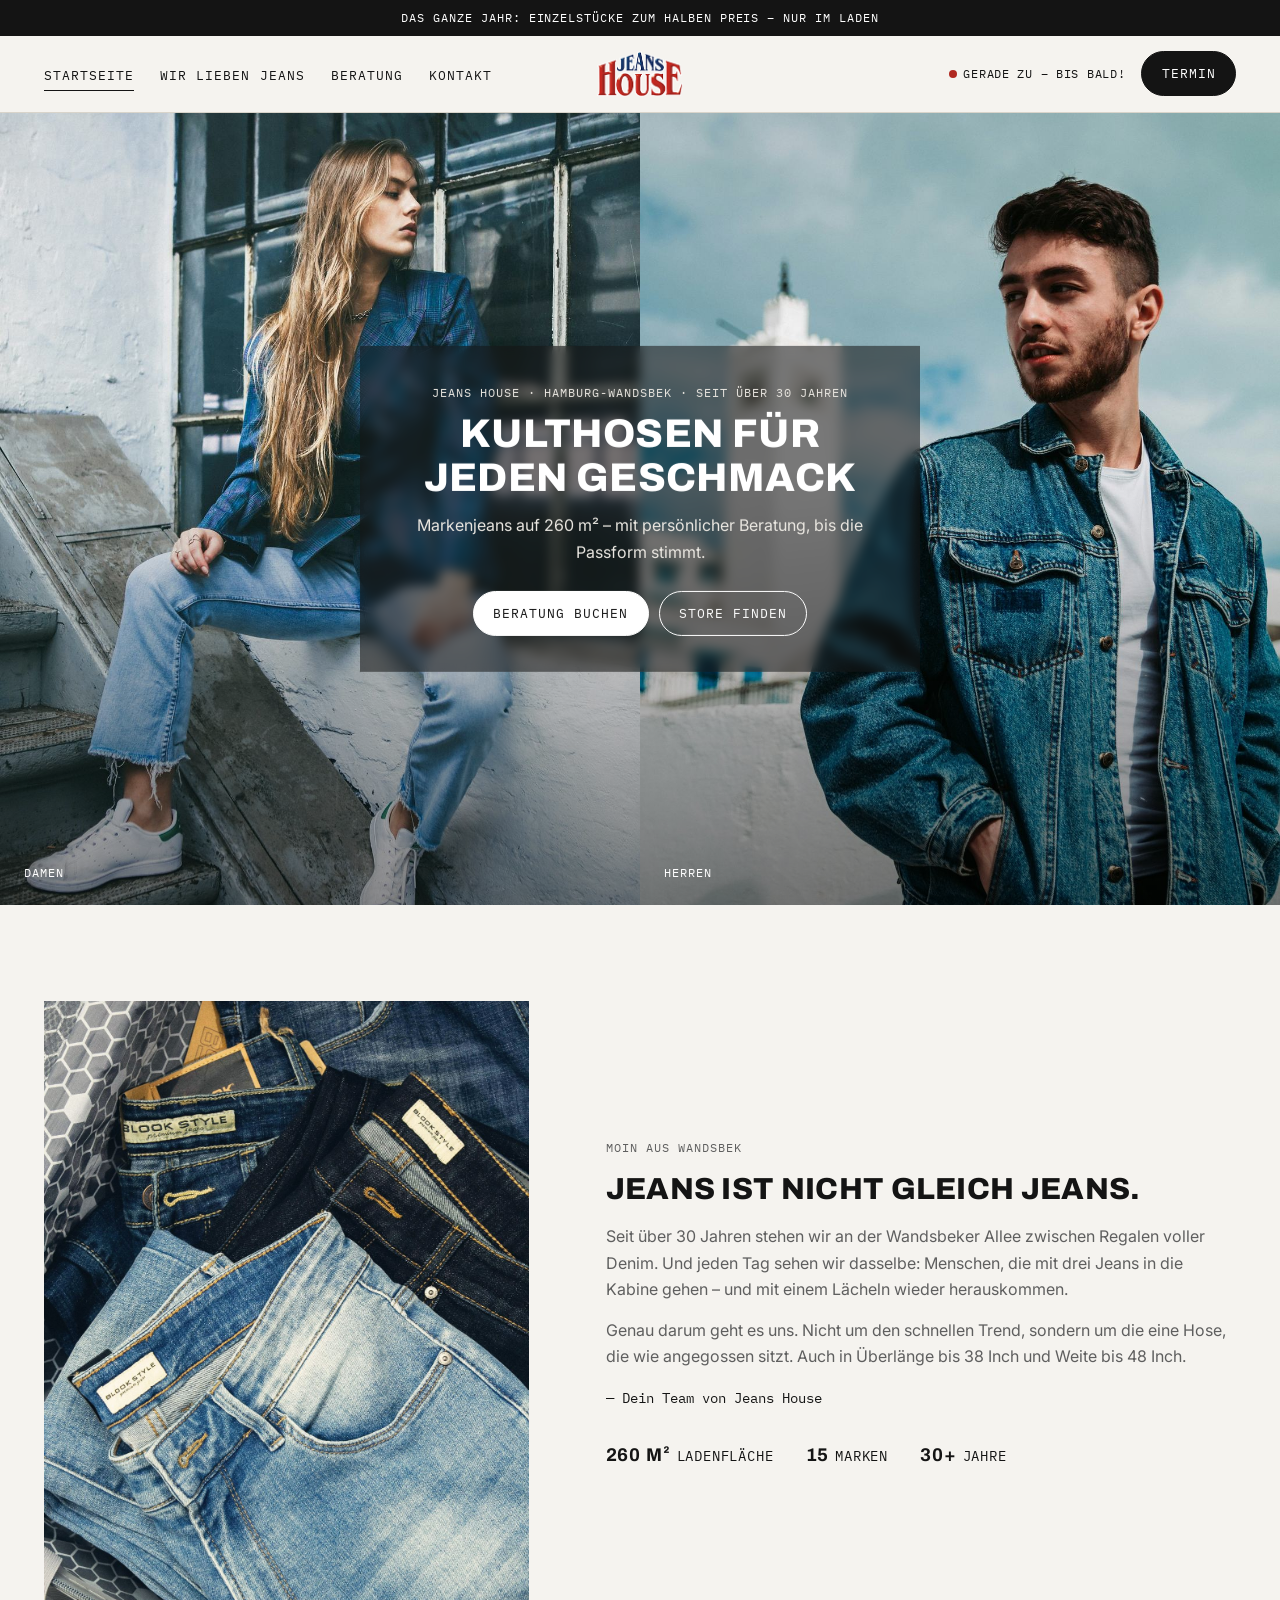
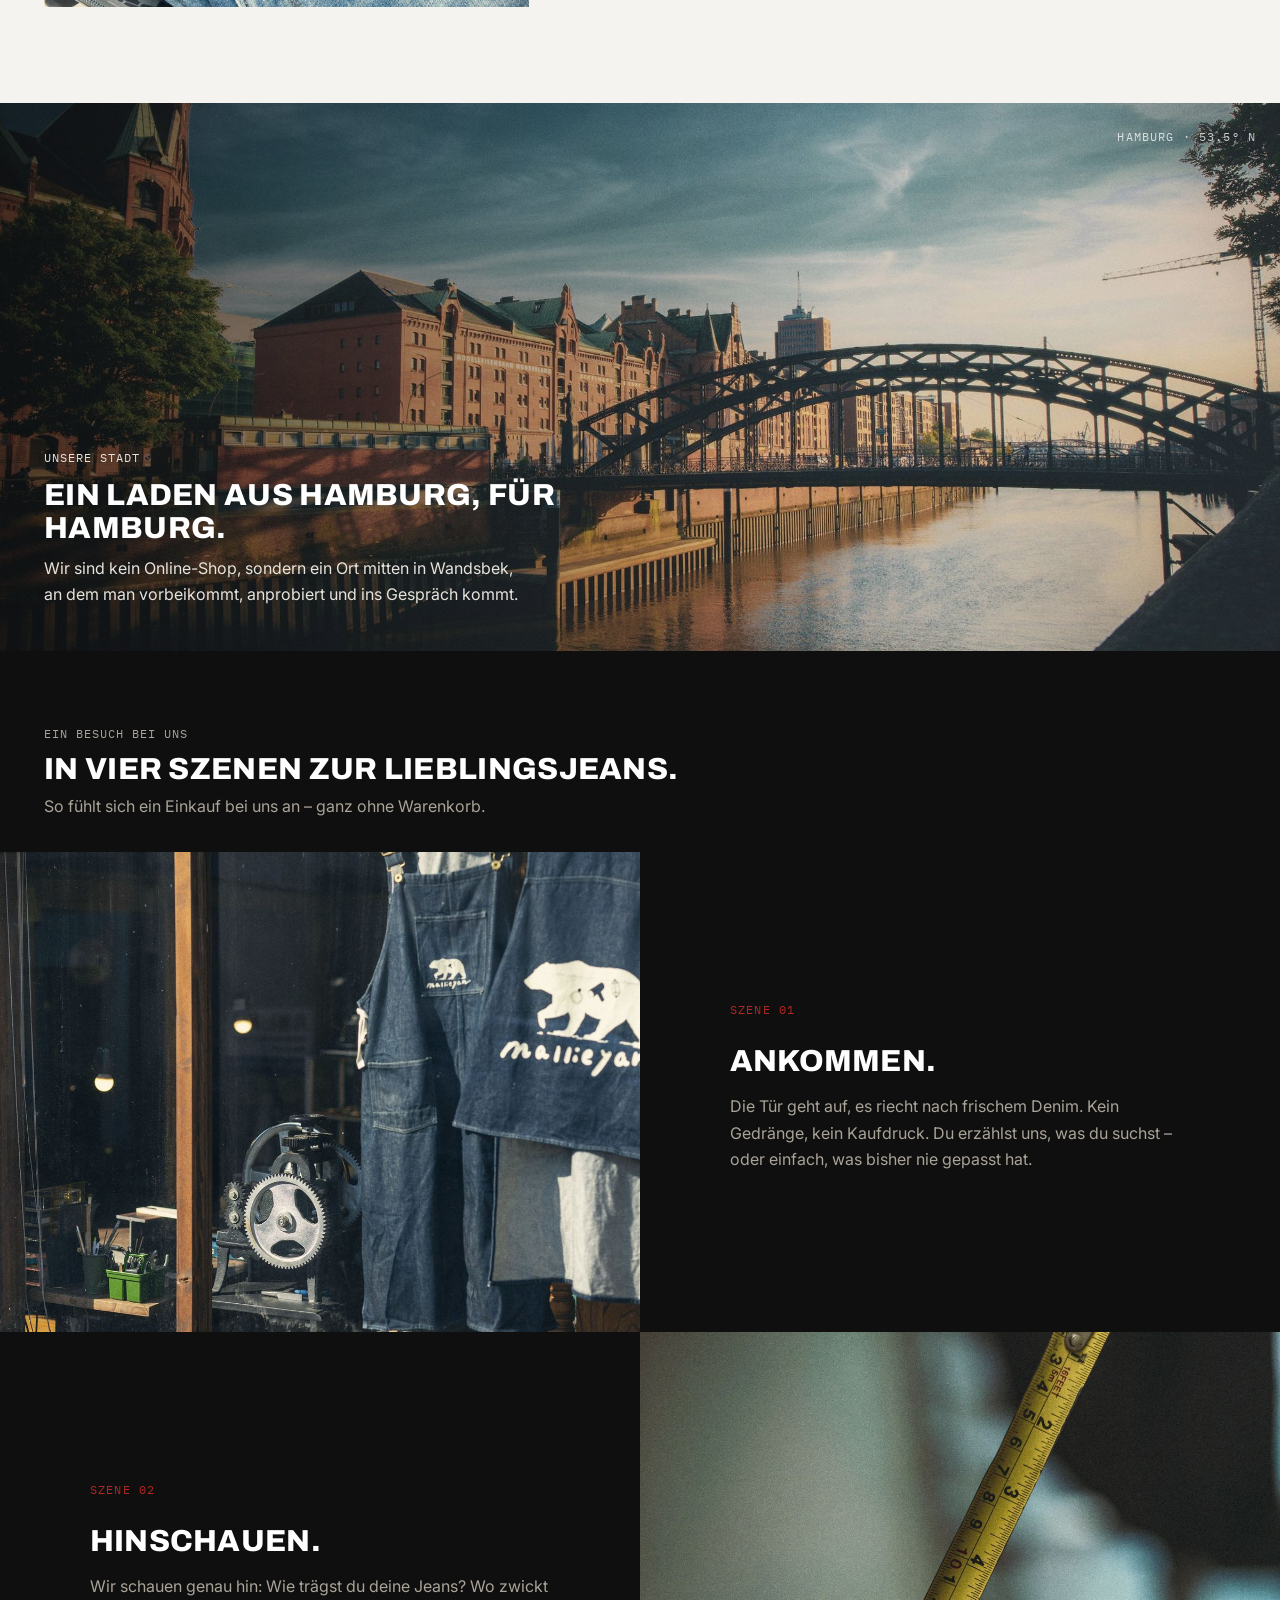
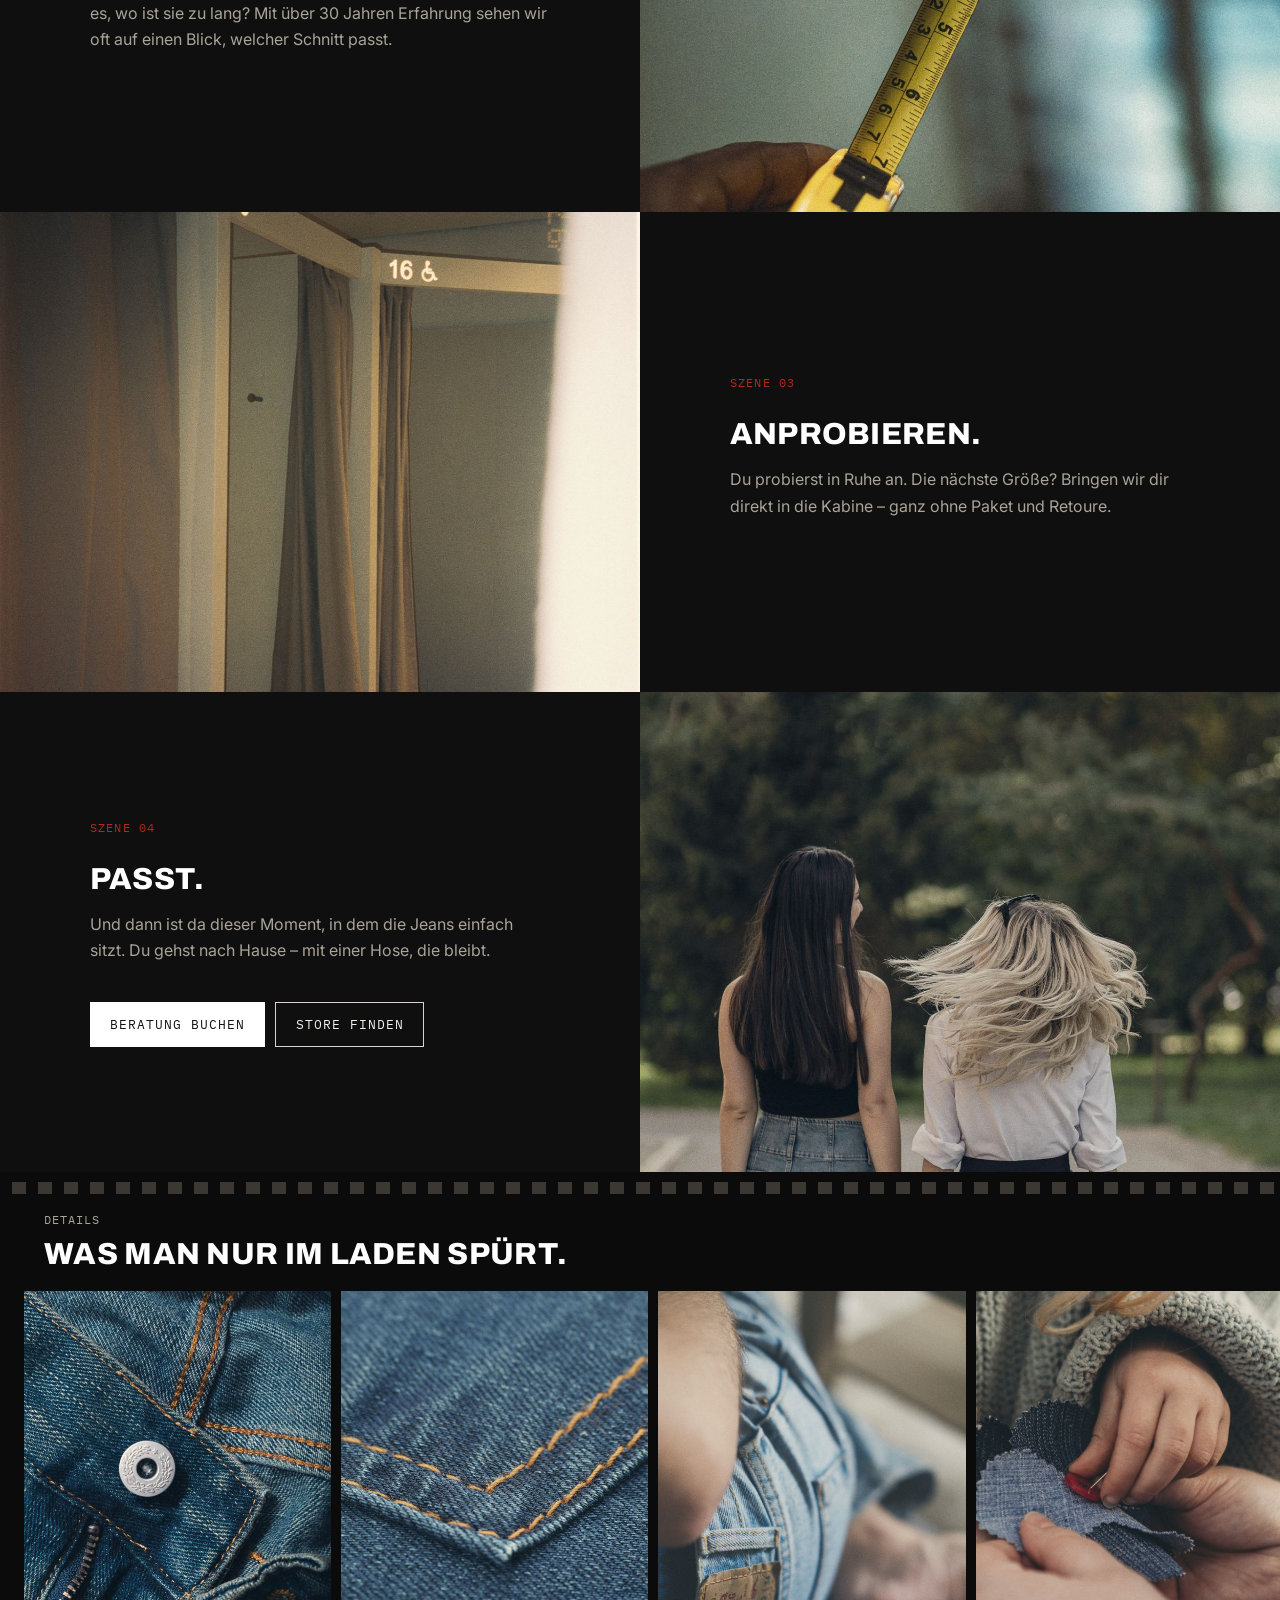
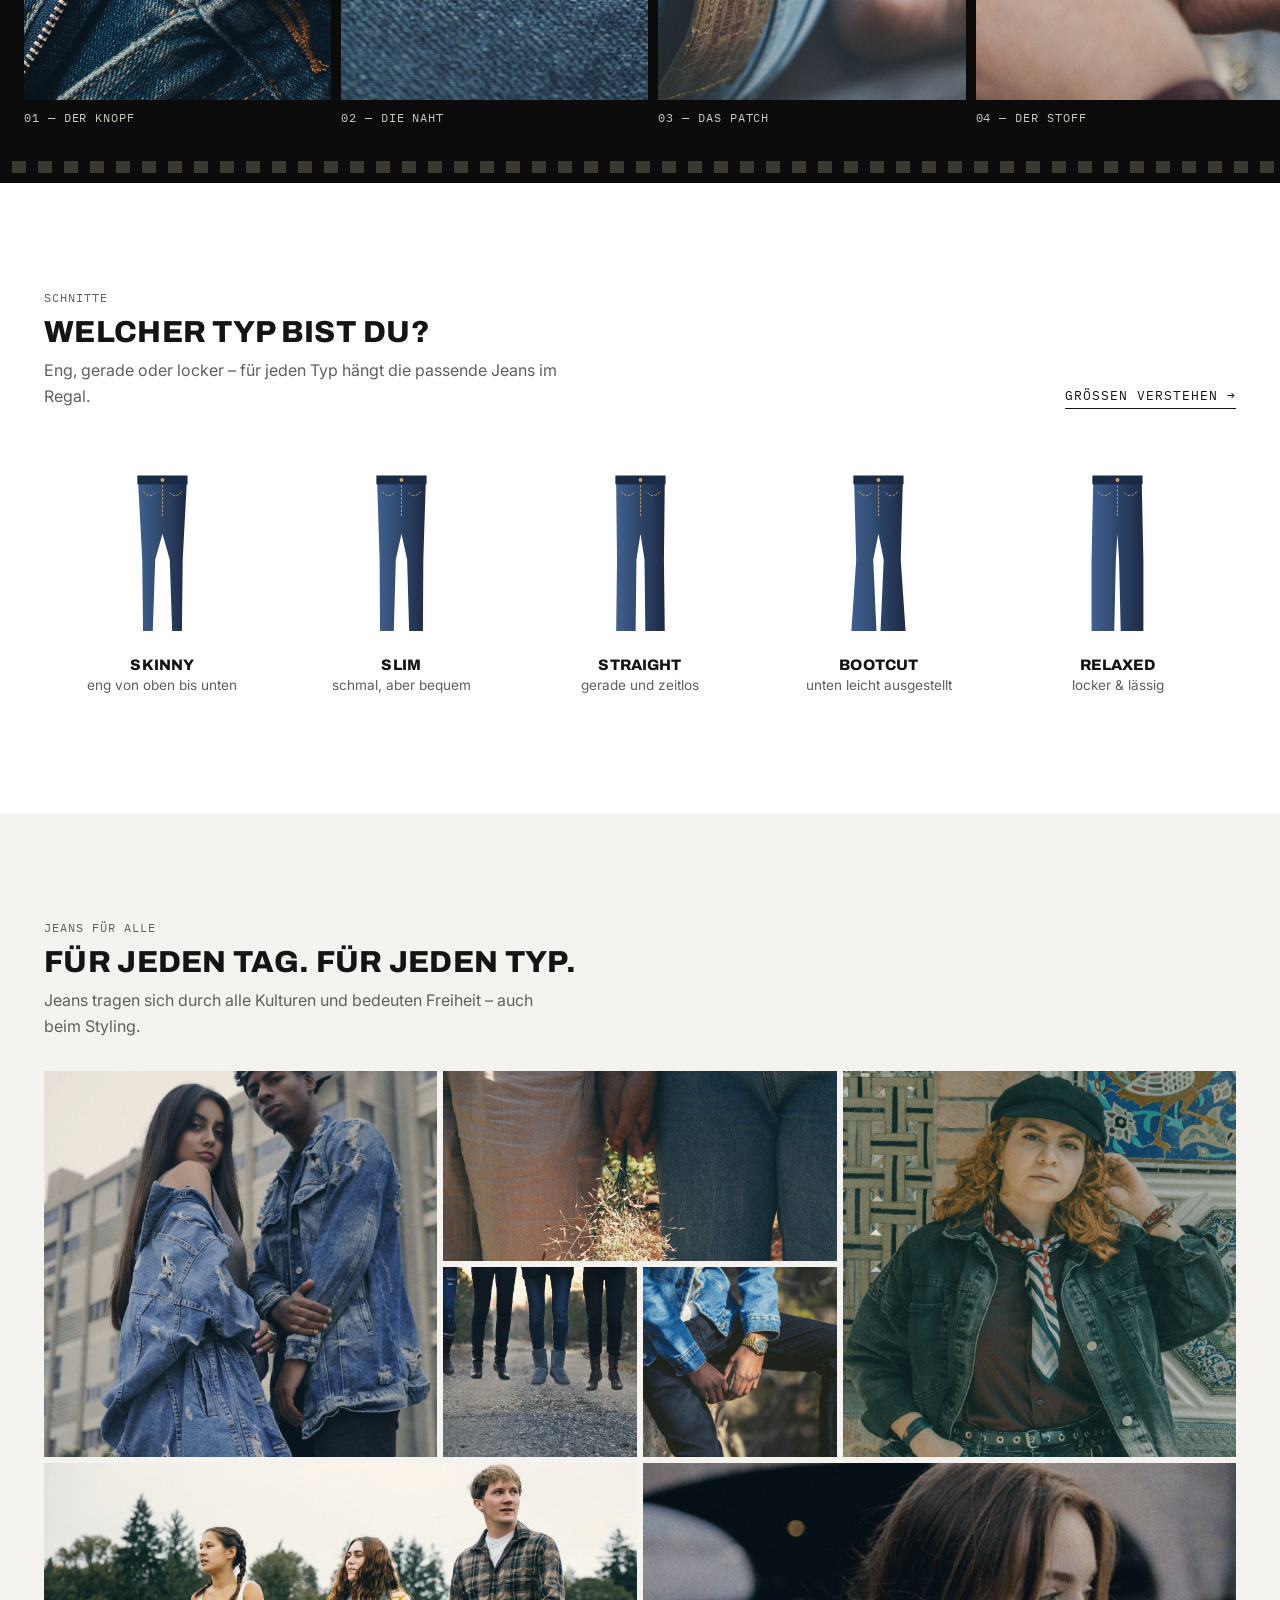
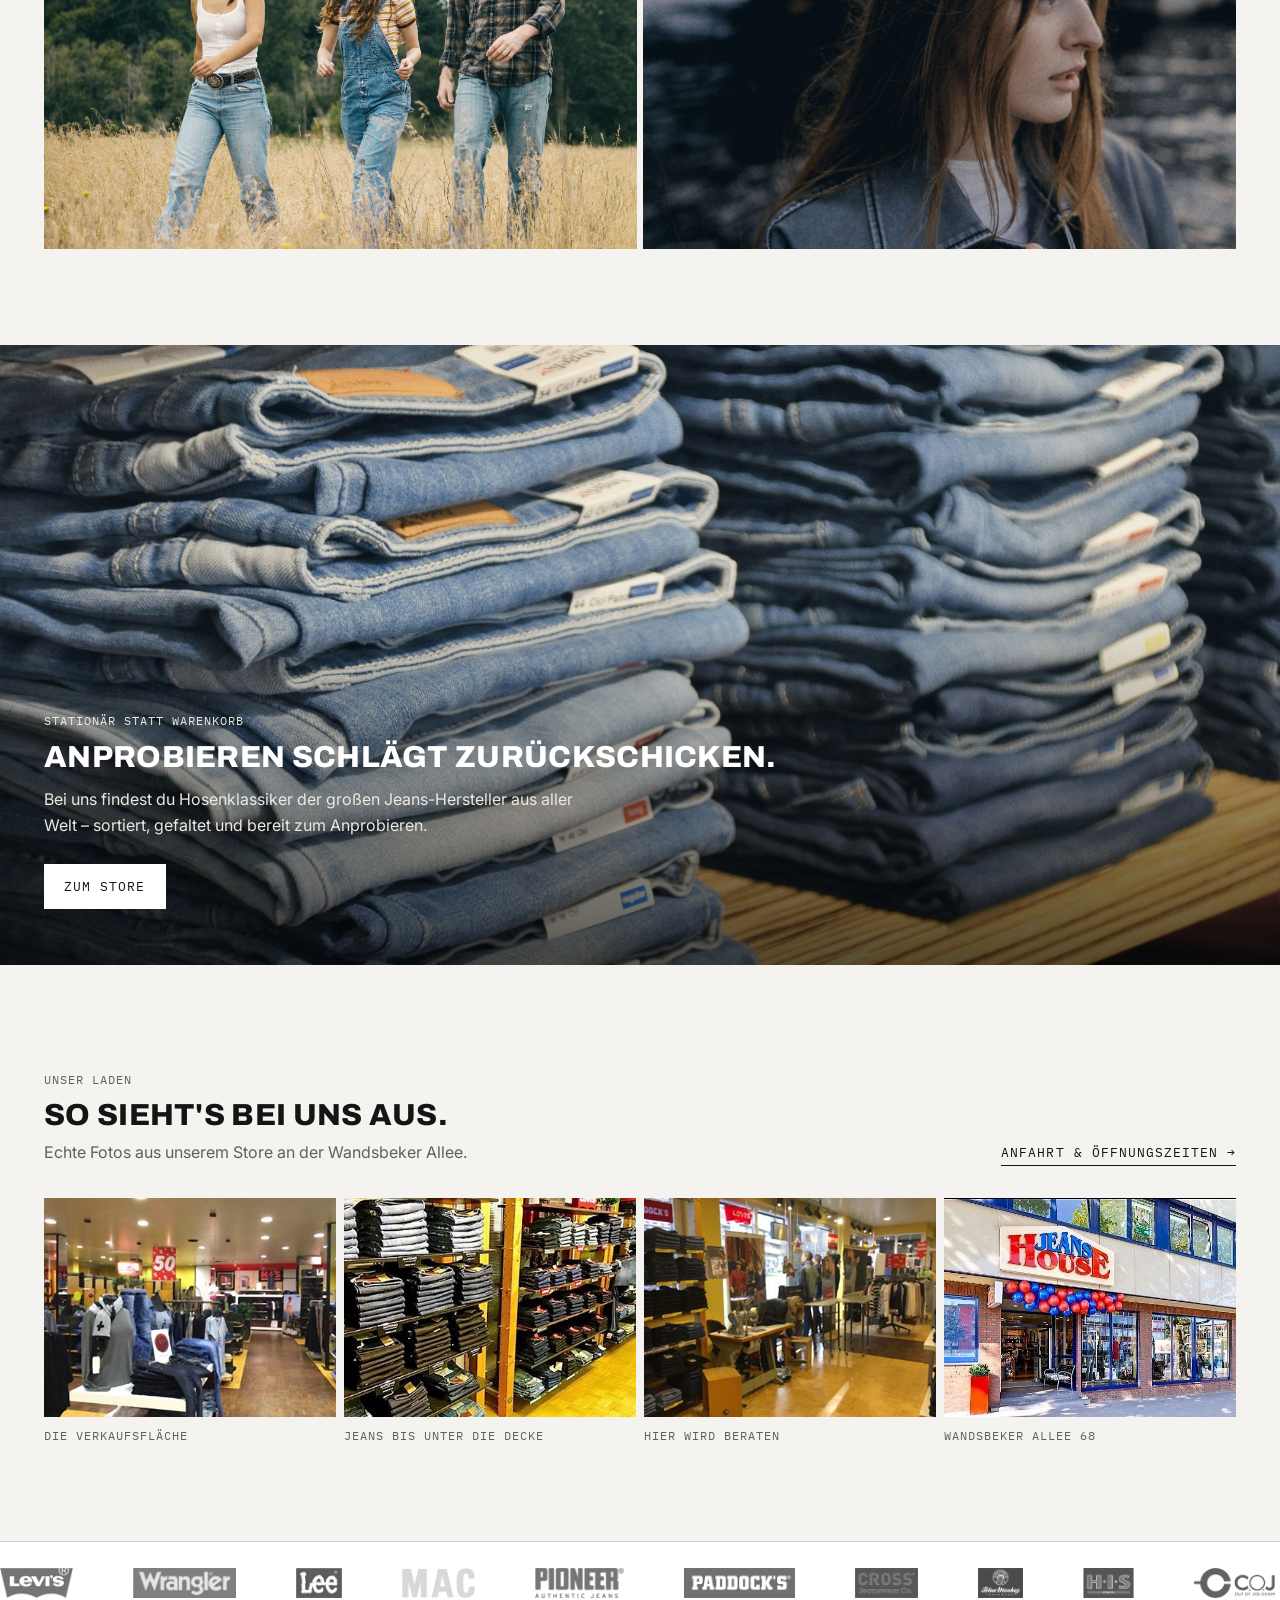
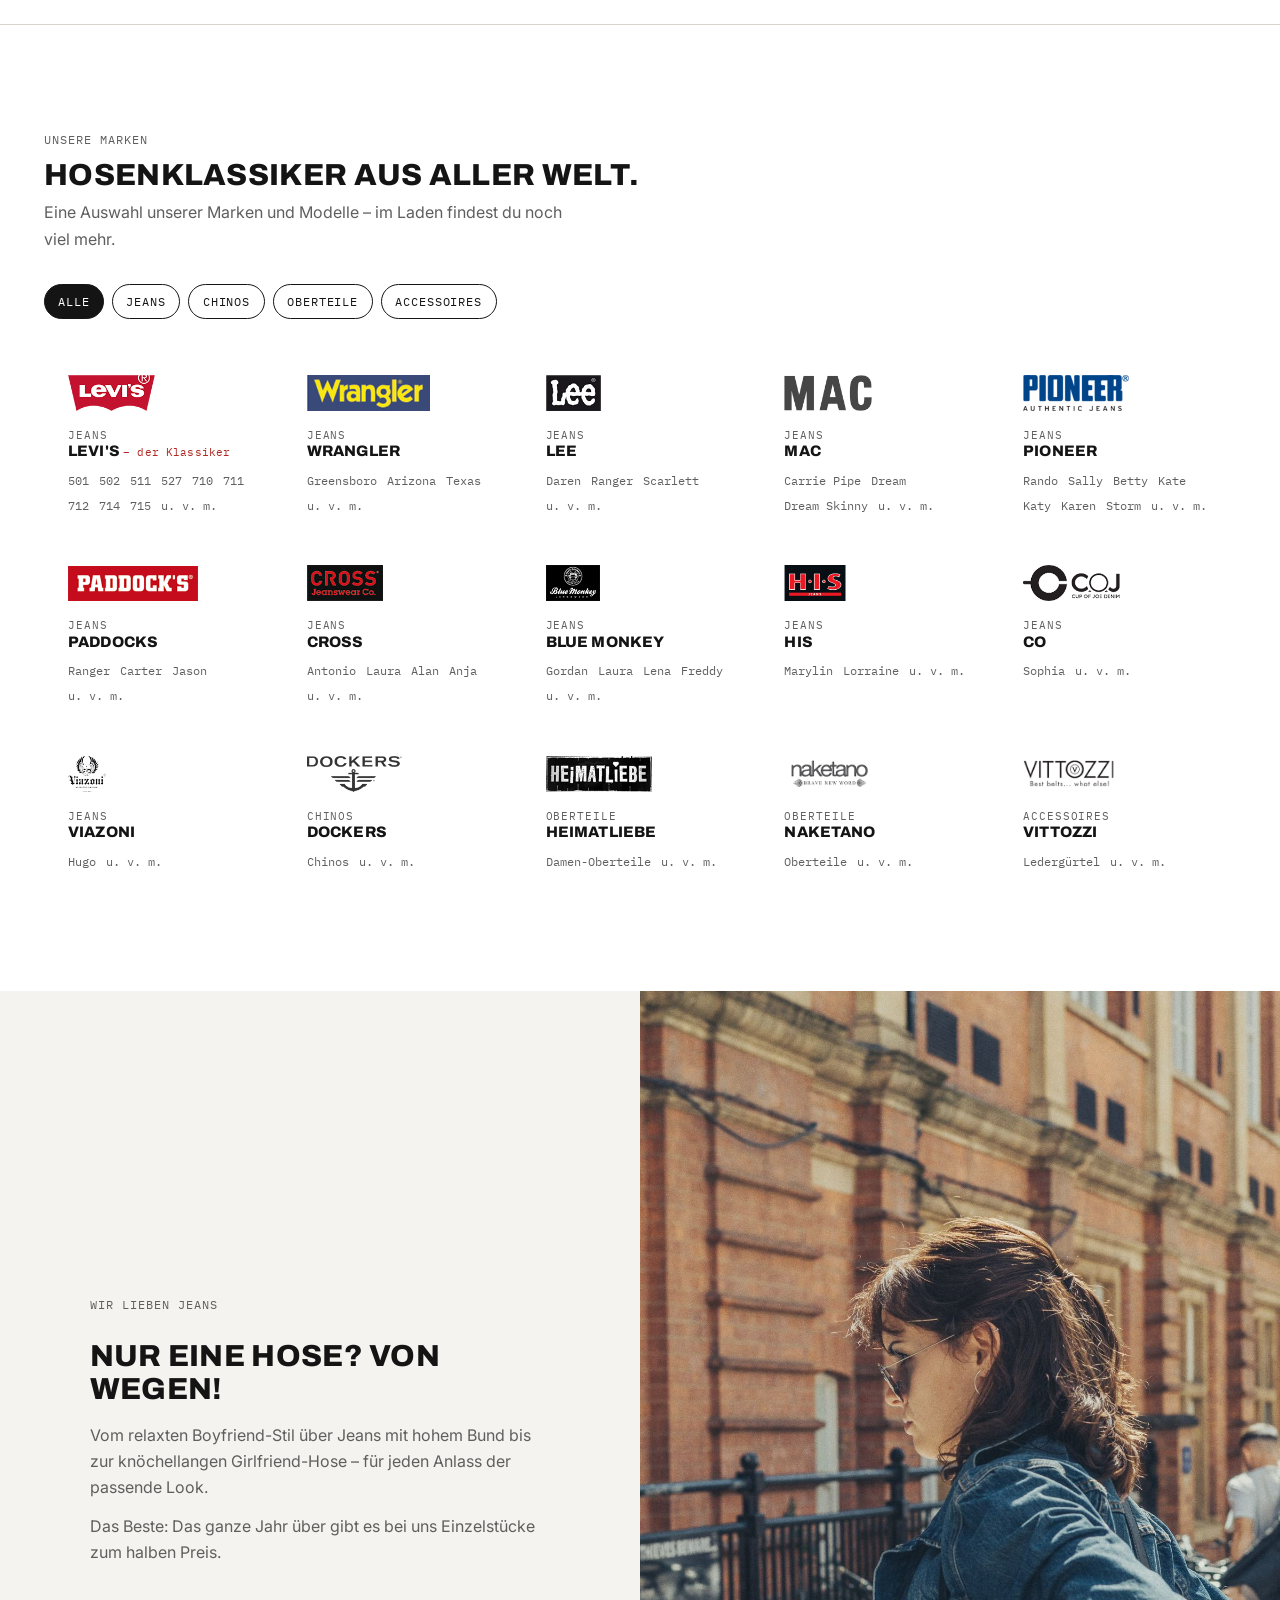
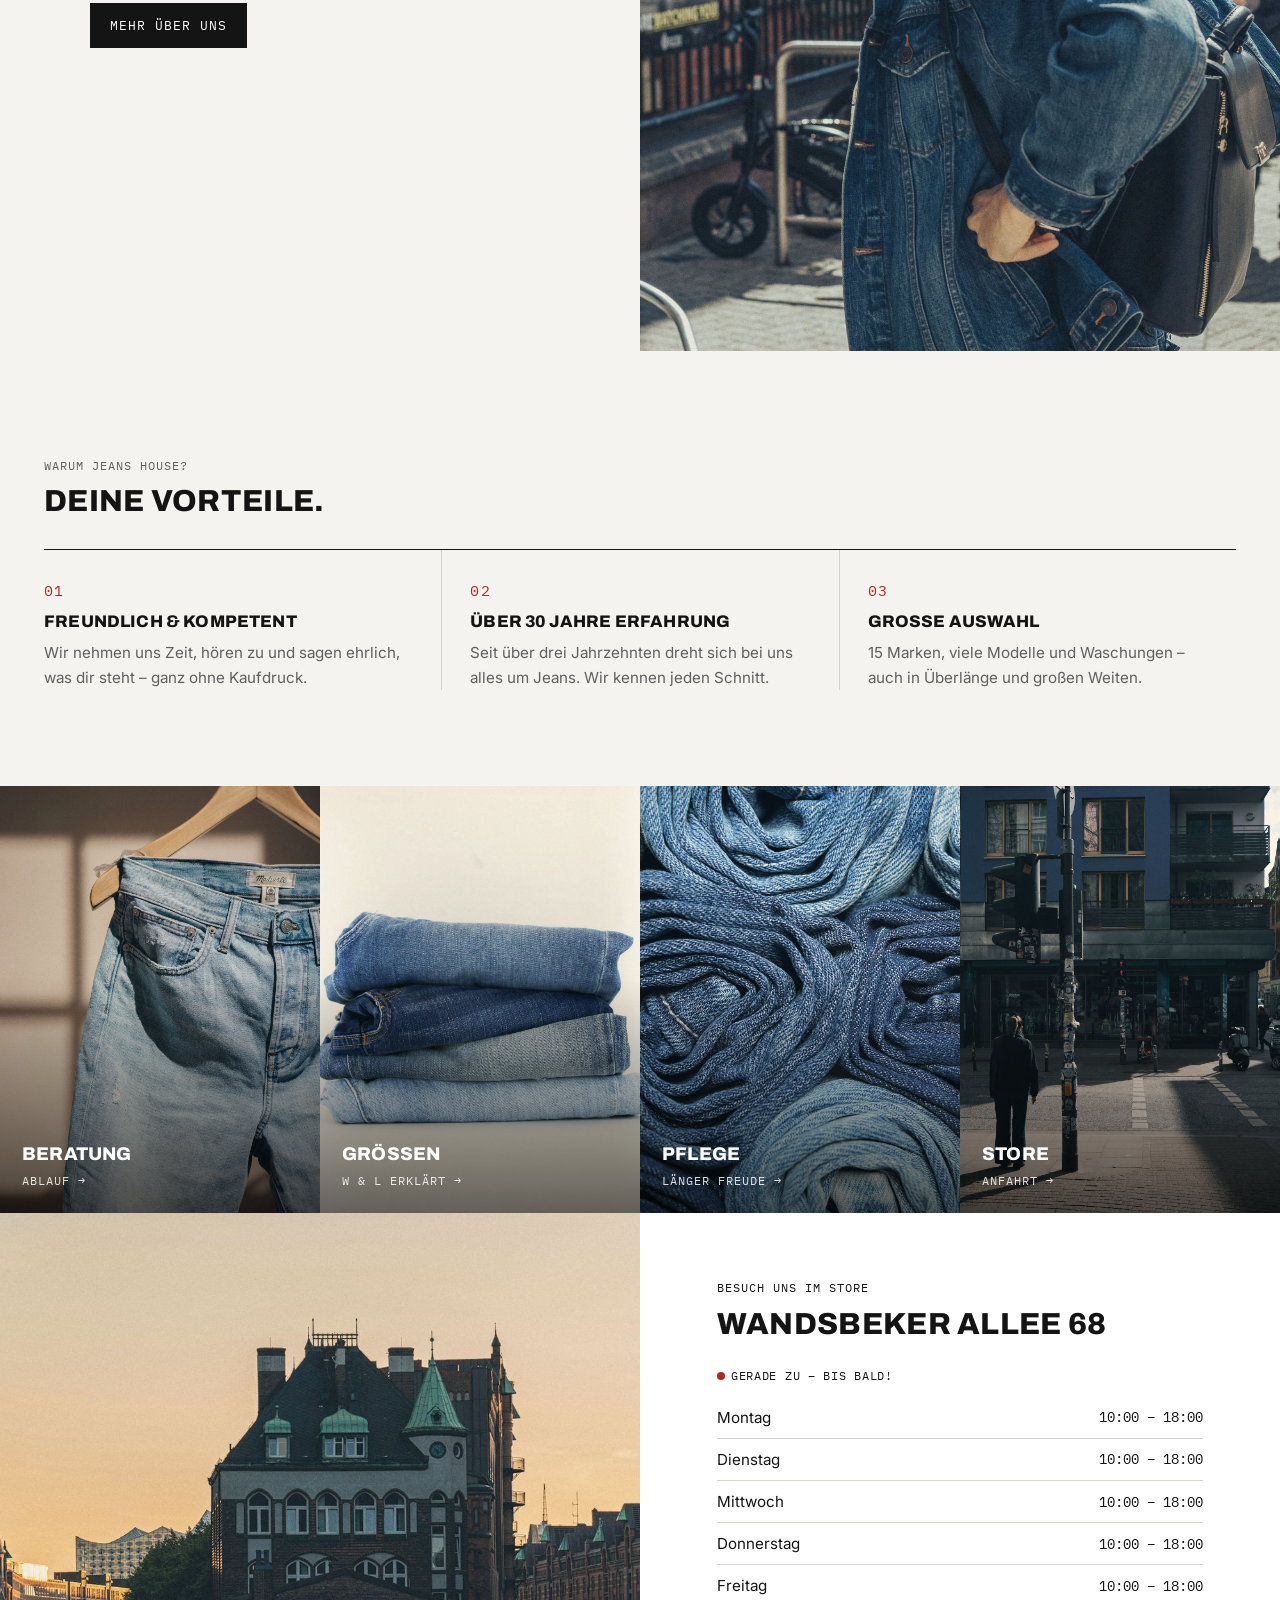
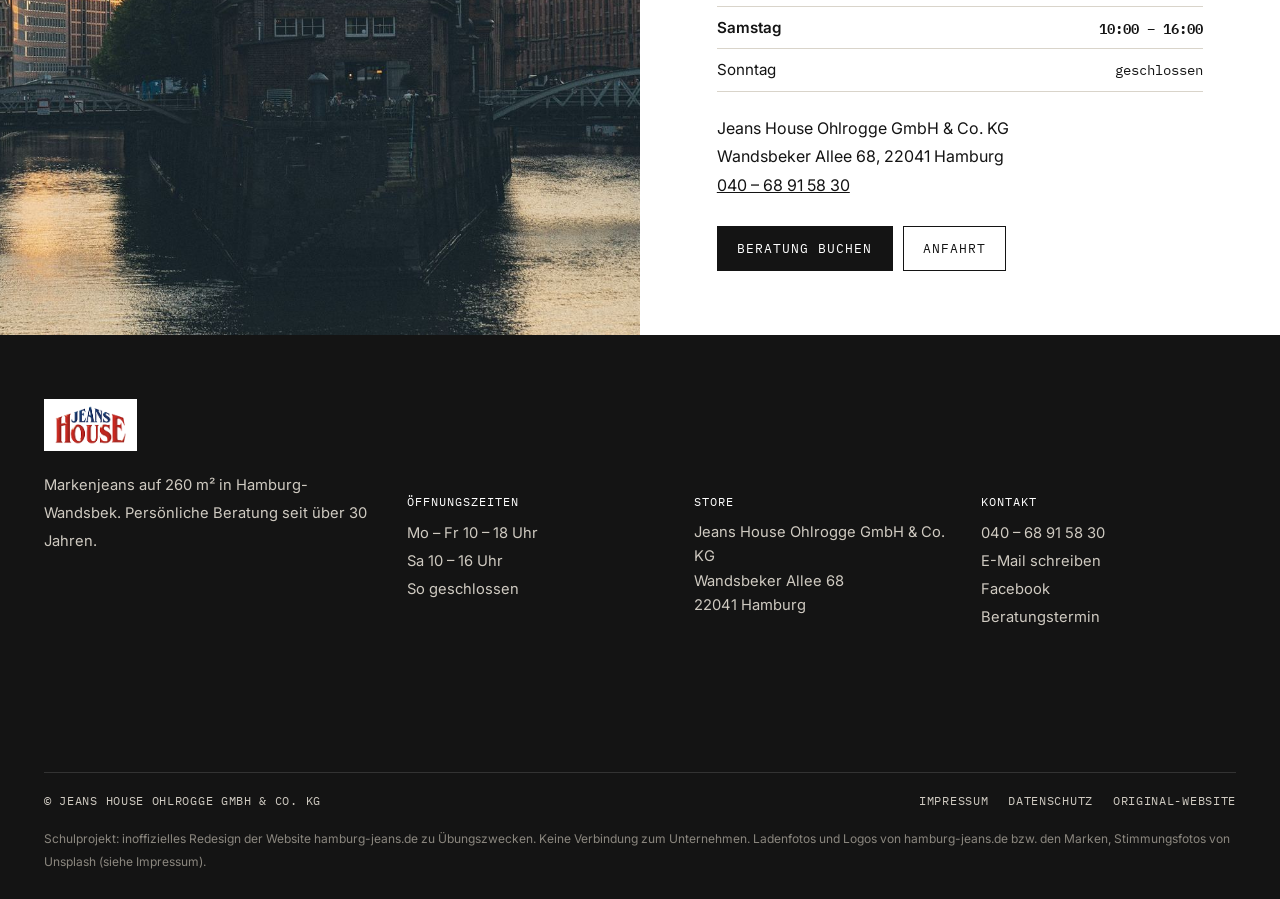
<file: index.html>
<!DOCTYPE html>
<html lang="de">
<head>
<meta charset="utf-8">
<meta name="viewport" content="width=device-width, initial-scale=1">
<title>Jeans House Hamburg – Markenjeans auf 260 m²</title>
<meta name="description" content="Markenjeans auf 260 m² in Hamburg-Wandsbek: persönliche Passformberatung, Überlängen bis L38 und Weiten bis W48.">
<meta name="author" content="Schulprojekt – Redesign von hamburg-jeans.de">
<link rel="icon" href="img/favicon.png">
<link rel="preconnect" href="https://fonts.googleapis.com">
<link rel="preconnect" href="https://fonts.gstatic.com" crossorigin>
<link href="https://fonts.googleapis.com/css2?family=Archivo:wght@800&amp;family=IBM+Plex+Mono:wght@400&amp;family=Inter:wght@400;600&amp;display=swap" rel="stylesheet">
<link rel="stylesheet" href="style.css">
</head>
<body>

<p class="announce">Das ganze Jahr: Einzelstücke zum halben Preis – nur im Laden</p>

<header>
  <nav class="wrap nav" aria-label="Hauptnavigation">
    <button class="menu-btn" type="button" aria-label="Menü öffnen" aria-expanded="false" aria-controls="menu"><svg viewBox="0 0 24 24" fill="none" stroke="currentColor" stroke-width="1.8" stroke-linecap="round" aria-hidden="true"><path d="M4 7h16M4 12h16M4 17h16"/></svg></button>
    <ul id="menu">
      <li><a href="index.html" aria-current="page">Startseite</a></li>
      <li><a href="wir-lieben-jeans.html">Wir lieben Jeans</a></li>
      <li><a href="beratung.html">Beratung</a></li>
      <li><a href="kontakt.html">Kontakt</a></li>
    </ul>
    <a href="index.html" class="logo"><img src="img/logo.png" alt="Jeans House – zur Startseite" width="88" height="48"></a>
    <div class="nav-right">
      <p class="status"><i></i><span>Öffnungszeiten</span></p>
      <a href="beratung.html#termin" class="btn btn-dark btn-pill">Termin</a>
    </div>
  </nav>
</header>

<main>
  <section class="split-hero" aria-labelledby="hero-titel">
    <figure><img src="img/hero-frau.jpg" alt="Frau in Jeansjacke und heller Jeans sitzt auf einer Treppe"><figcaption class="label">Damen</figcaption></figure>
    <figure><img src="img/hero-mann.jpg" alt="Mann in heller Jeansjacke"><figcaption class="label">Herren</figcaption></figure>
    <div class="hero-text">
      <p class="label">Jeans House · Hamburg-Wandsbek · seit über 30 Jahren</p>
      <h1 id="hero-titel">Kulthosen für jeden Geschmack</h1>
      <p>Markenjeans auf 260 m² – mit persönlicher Beratung, bis die Passform stimmt.</p>
      <div class="actions"><a href="beratung.html#termin" class="btn btn-light btn-pill">Beratung buchen</a><a href="kontakt.html" class="btn btn-light btn-pill" style="background:none;color:#fff">Store finden</a></div>
    </div>
  </section>

  <section>
    <div class="wrap intro">
      <img src="img/stapel-etiketten.jpg" alt="Stapel gefalteter Jeans mit Etiketten auf einem Tisch" loading="lazy">
      <div>
        <p class="label">Moin aus Wandsbek</p>
        <h2>Jeans ist nicht gleich Jeans.</h2>
        <p>Seit über 30 Jahren stehen wir an der Wandsbeker Allee zwischen Regalen voller Denim. Und jeden Tag sehen wir dasselbe: Menschen, die mit drei Jeans in die Kabine gehen – und mit einem Lächeln wieder herauskommen.</p>
        <p>Genau darum geht es uns. Nicht um den schnellen Trend, sondern um die eine Hose, die wie angegossen sitzt. Auch in Überlänge bis 38 Inch und Weite bis 48 Inch.</p>
        <p class="sign">— Dein Team von Jeans House</p>
        <ul class="facts" style="justify-content:flex-start">
          <li><strong>260 m²</strong>Ladenfläche</li>
          <li><strong>15</strong>Marken</li>
          <li><strong>30+</strong>Jahre</li>
        </ul>
      </div>
    </div>
  </section>

  <section class="film-wide">
    <img src="img/hh-speicherstadt-bruecke.jpg" alt="Brücke über einen Kanal in der Speicherstadt im Abendlicht" loading="lazy">
    <p class="timecode" aria-hidden="true">HAMBURG · 53.5° N</p>
    <div class="wrap">
      <p class="label" style="color:#e7e3dc">Unsere Stadt</p>
      <h2>Ein Laden aus Hamburg, für Hamburg.</h2>
      <p>Wir sind kein Online-Shop, sondern ein Ort mitten in Wandsbek, an dem man vorbeikommt, anprobiert und ins Gespräch kommt.</p>
    </div>
  </section>

  <div class="dark">
    <section class="tight" style="padding-bottom:0">
      <div class="wrap">
        <div class="section-head">
        <div>
          <p class="label">Ein Besuch bei uns</p>
          <h2>In vier Szenen zur Lieblingsjeans.</h2>
          <p>So fühlt sich ein Einkauf bei uns an – ganz ohne Warenkorb.</p>
        </div>
      </div>
      </div>
    </section>

  <section class="editorial" style="padding:0">
    <img src="img/schaufenster.jpg" alt="Schaufenster mit Jeansjacke und Latzhose" loading="lazy">
    <div class="text">
      <p class="label"><span class="scene-no">Szene 01</span></p>
      <h2>Ankommen.</h2>
        <p>Die Tür geht auf, es riecht nach frischem Denim. Kein Gedränge, kein Kaufdruck. Du erzählst uns, was du suchst – oder einfach, was bisher nie gepasst hat.</p>
    </div>
  </section>

  <section class="editorial flip" style="padding:0">
    <img src="img/massband-licht.jpg" alt="Hand hält ein Maßband im warmen Licht" loading="lazy">
    <div class="text">
      <p class="label"><span class="scene-no">Szene 02</span></p>
      <h2>Hinschauen.</h2>
        <p>Wir schauen genau hin: Wie trägst du deine Jeans? Wo zwickt es, wo ist sie zu lang? Mit über 30 Jahren Erfahrung sehen wir oft auf einen Blick, welcher Schnitt passt.</p>
    </div>
  </section>

  <section class="editorial" style="padding:0">
    <img src="img/kabine.jpg" alt="Umkleidekabine mit Vorhang im warmen Licht" loading="lazy">
    <div class="text">
      <p class="label"><span class="scene-no">Szene 03</span></p>
      <h2>Anprobieren.</h2>
        <p>Du probierst in Ruhe an. Die nächste Größe? Bringen wir dir direkt in die Kabine – ganz ohne Paket und Retoure.</p>
    </div>
  </section>

  <section class="editorial flip" style="padding:0">
    <img src="img/freundinnen.jpg" alt="Zwei Freundinnen in Jeans gehen nebeneinander" loading="lazy">
    <div class="text">
      <p class="label"><span class="scene-no">Szene 04</span></p>
      <h2>Passt.</h2>
        <p>Und dann ist da dieser Moment, in dem die Jeans einfach sitzt. Du gehst nach Hause – mit einer Hose, die bleibt.</p>
      <div class="actions"><a href="beratung.html#termin" class="btn btn-light">Beratung buchen</a><a href="kontakt.html" class="btn">Store finden</a></div>
    </div>
  </section>
  </div>

  <section class="filmstrip-wrap" style="padding-left:0;padding-right:0">
    <div class="filmstrip-head">
      <p class="label" style="color:#a9a398">Details</p>
      <h2>Was man nur im Laden spürt.</h2>
    </div>
    <div class="filmstrip">
      <figure><img src="img/knopf.jpg" alt="Nahaufnahme eines Jeansknopfs" loading="lazy"><figcaption>01 — Der Knopf</figcaption></figure>
      <figure><img src="img/naht.jpg" alt="Doppelte Naht auf Denim" loading="lazy"><figcaption>02 — Die Naht</figcaption></figure>
      <figure><img src="img/tasche-leder.jpg" alt="Gesäßtasche mit Lederpatch" loading="lazy"><figcaption>03 — Das Patch</figcaption></figure>
      <figure><img src="img/haende-stoff.jpg" alt="Hände halten ein Stück Jeansstoff" loading="lazy"><figcaption>04 — Der Stoff</figcaption></figure>
      <figure><img src="img/stapel-tisch.jpg" alt="Gestapelte Jeans auf einem Tisch" loading="lazy"><figcaption>05 — Der Stapel</figcaption></figure>
      <figure><img src="img/haende-etikett.jpg" alt="Hände halten eine Jeans mit Etikett" loading="lazy"><figcaption>06 — Das Etikett</figcaption></figure>
      <figure><img src="img/stange-warm.jpg" alt="Jeans auf Bügeln im warmen Licht" loading="lazy"><figcaption>07 — Die Stange</figcaption></figure>
      <figure><img src="img/jeans-dunkel.jpg" alt="Dunkle Jeans hängen nebeneinander" loading="lazy"><figcaption>08 — Rinse Wash</figcaption></figure>
    </div>
  </section>

  <section class="bg-white">
    <div class="wrap">
      <div class="section-head">
        <div>
          <p class="label">Schnitte</p>
          <h2>Welcher Typ bist du?</h2>
          <p>Eng, gerade oder locker – für jeden Typ hängt die passende Jeans im Regal.</p>
        </div>
        <a class="link-arrow" href="beratung.html#groessen">Größen verstehen →</a>
      </div>
      <div class="cuts">
        <a class="cut" href="beratung.html"><svg viewBox="0 0 100 210" aria-hidden="true"><defs><linearGradient id="dg0" x1="0" x2="1"><stop offset="0" stop-color="#40608f"/><stop offset="1" stop-color="#1c2b45"/></linearGradient></defs><polygon points="20,18 25,112 26,200 38,200 41,112 50,80 50,80 59,112 62,200 74,200 75,112 80,18" fill="url(#dg0)"/><rect x="19" y="8" width="62" height="11" fill="#1c2b45"/><circle cx="50" cy="13.5" r="2.4" fill="#c8a265"/><path d="M50 20v40M26 28q9 10 16 0M74 28q-9 10-16 0" fill="none" stroke="#c8a265" stroke-width="1.2" stroke-dasharray="3 2"/></svg><h3>Skinny</h3><p>eng von oben bis unten</p></a>
        <a class="cut" href="beratung.html"><svg viewBox="0 0 100 210" aria-hidden="true"><defs><linearGradient id="dg1" x1="0" x2="1"><stop offset="0" stop-color="#40608f"/><stop offset="1" stop-color="#1c2b45"/></linearGradient></defs><polygon points="20,18 23,112 23.5,200 40.5,200 43,112 50,80 50,80 57,112 59.5,200 76.5,200 77,112 80,18" fill="url(#dg1)"/><rect x="19" y="8" width="62" height="11" fill="#1c2b45"/><circle cx="50" cy="13.5" r="2.4" fill="#c8a265"/><path d="M50 20v40M26 28q9 10 16 0M74 28q-9 10-16 0" fill="none" stroke="#c8a265" stroke-width="1.2" stroke-dasharray="3 2"/></svg><h3>Slim</h3><p>schmal, aber bequem</p></a>
        <a class="cut" href="beratung.html"><svg viewBox="0 0 100 210" aria-hidden="true"><defs><linearGradient id="dg2" x1="0" x2="1"><stop offset="0" stop-color="#40608f"/><stop offset="1" stop-color="#1c2b45"/></linearGradient></defs><polygon points="20,18 21,112 20,200 44,200 45,112 50,80 50,80 55,112 56,200 80,200 79,112 80,18" fill="url(#dg2)"/><rect x="19" y="8" width="62" height="11" fill="#1c2b45"/><circle cx="50" cy="13.5" r="2.4" fill="#c8a265"/><path d="M50 20v40M26 28q9 10 16 0M74 28q-9 10-16 0" fill="none" stroke="#c8a265" stroke-width="1.2" stroke-dasharray="3 2"/></svg><h3>Straight</h3><p>gerade und zeitlos</p></a>
        <a class="cut" href="beratung.html"><svg viewBox="0 0 100 210" aria-hidden="true"><defs><linearGradient id="dg3" x1="0" x2="1"><stop offset="0" stop-color="#40608f"/><stop offset="1" stop-color="#1c2b45"/></linearGradient></defs><polygon points="20,18 22.5,112 16.5,200 47.5,200 43.5,112 50,80 50,80 56.5,112 52.5,200 83.5,200 77.5,112 80,18" fill="url(#dg3)"/><rect x="19" y="8" width="62" height="11" fill="#1c2b45"/><circle cx="50" cy="13.5" r="2.4" fill="#c8a265"/><path d="M50 20v40M26 28q9 10 16 0M74 28q-9 10-16 0" fill="none" stroke="#c8a265" stroke-width="1.2" stroke-dasharray="3 2"/></svg><h3>Bootcut</h3><p>unten leicht ausgestellt</p></a>
        <a class="cut" href="beratung.html"><svg viewBox="0 0 100 210" aria-hidden="true"><defs><linearGradient id="dg4" x1="0" x2="1"><stop offset="0" stop-color="#40608f"/><stop offset="1" stop-color="#1c2b45"/></linearGradient></defs><polygon points="20,18 18,112 18,200 46,200 48,112 50,80 50,80 52,112 54,200 82,200 82,112 80,18" fill="url(#dg4)"/><rect x="19" y="8" width="62" height="11" fill="#1c2b45"/><circle cx="50" cy="13.5" r="2.4" fill="#c8a265"/><path d="M50 20v40M26 28q9 10 16 0M74 28q-9 10-16 0" fill="none" stroke="#c8a265" stroke-width="1.2" stroke-dasharray="3 2"/></svg><h3>Relaxed</h3><p>locker &amp; lässig</p></a>
      </div>
    </div>
  </section>

  <section>
    <div class="wrap">
      <div class="section-head">
        <div>
          <p class="label">Jeans für alle</p>
          <h2>Für jeden Tag. Für jeden Typ.</h2>
          <p>Jeans tragen sich durch alle Kulturen und bedeuten Freiheit – auch beim Styling.</p>
        </div>
      </div>
      <div class="mosaic">
      <figure class="a"><img src="img/paar-jacken.jpg" alt="Paar in Jeansjacken in der Stadt" loading="lazy"></figure>
      <figure class="b"><img src="img/zwei-blumen.jpg" alt="Zwei Menschen in Jeans halten Blumen" loading="lazy"></figure>
      <figure class="c"><img src="img/frau-muetze.jpg" alt="Frau in Jeansjacke mit Mütze" loading="lazy"></figure>
      <figure class="d"><img src="img/fuesse.jpg" alt="Füße von mehreren Menschen in Jeans" loading="lazy"></figure>
      <figure class="d"><img src="img/hand-jeans.jpg" alt="Hand auf dem Knie in Jeans" loading="lazy"></figure>
      <figure class="e"><img src="img/drei-feld.jpg" alt="Drei Freunde in Jeans auf einem Feld" loading="lazy"></figure>
      <figure class="f"><img src="img/frau-fluss.jpg" alt="Frau in Jacke am Flussufer" loading="lazy"></figure>
    </div>
    </div>
  </section>

  <section class="full-bleed" style="padding:0">
    <img src="img/stapel-regal.jpg" alt="Gestapelte Jeans in einem Regal" loading="lazy">
    <div class="wrap">
      <p class="label">Stationär statt Warenkorb</p>
      <h2>Anprobieren schlägt Zurückschicken.</h2>
      <p>Bei uns findest du Hosenklassiker der großen Jeans-Hersteller aus aller Welt – sortiert, gefaltet und bereit zum Anprobieren.</p>
      <div class="actions"><a href="kontakt.html" class="btn btn-light">Zum Store</a></div>
    </div>
  </section>

  <section>
    <div class="wrap">
      <div class="section-head">
        <div>
          <p class="label">Unser Laden</p>
          <h2>So sieht's bei uns aus.</h2>
          <p>Echte Fotos aus unserem Store an der Wandsbeker Allee.</p>
        </div>
        <a class="link-arrow" href="kontakt.html">Anfahrt &amp; Öffnungszeiten →</a>
      </div>
      <div class="store-photos">
        <figure><img src="img/laden-verkauf.jpg" alt="Verkaufsfläche mit Jeans und Oberteilen" loading="lazy"><figcaption class="label muted">Die Verkaufsfläche</figcaption></figure>
        <figure><img src="img/regale.jpg" alt="Regale voller gefalteter Jeans" loading="lazy"><figcaption class="label muted">Jeans bis unter die Decke</figcaption></figure>
        <figure><img src="img/laden-innen.jpg" alt="Beratungstisch im Laden" loading="lazy"><figcaption class="label muted">Hier wird beraten</figcaption></figure>
        <figure><img src="img/ladenfront.jpg" alt="Ladenfront von Jeans House an der Wandsbeker Allee 68" loading="lazy"><figcaption class="label muted">Wandsbeker Allee 68</figcaption></figure>
      </div>
    </div>
  </section>

  <div class="logo-strip" aria-hidden="true"><div class="logo-track"><img src="img/marken/levis.png" alt="" height="30"><img src="img/marken/wrangler.png" alt="" height="30"><img src="img/marken/lee.png" alt="" height="30"><img src="img/marken/mac.png" alt="" height="30"><img src="img/marken/pioneer.png" alt="" height="30"><img src="img/marken/paddocks.png" alt="" height="30"><img src="img/marken/cross.png" alt="" height="30"><img src="img/marken/blue-monkey.png" alt="" height="30"><img src="img/marken/his.png" alt="" height="30"><img src="img/marken/co.png" alt="" height="30"><img src="img/marken/viazoni.png" alt="" height="30"><img src="img/marken/dockers.png" alt="" height="30"><img src="img/marken/heimatliebe.png" alt="" height="30"><img src="img/marken/naketano.png" alt="" height="30"><img src="img/marken/vittozzi.png" alt="" height="30"><img src="img/marken/levis.png" alt="" height="30"><img src="img/marken/wrangler.png" alt="" height="30"><img src="img/marken/lee.png" alt="" height="30"><img src="img/marken/mac.png" alt="" height="30"><img src="img/marken/pioneer.png" alt="" height="30"><img src="img/marken/paddocks.png" alt="" height="30"><img src="img/marken/cross.png" alt="" height="30"><img src="img/marken/blue-monkey.png" alt="" height="30"><img src="img/marken/his.png" alt="" height="30"><img src="img/marken/co.png" alt="" height="30"><img src="img/marken/viazoni.png" alt="" height="30"><img src="img/marken/dockers.png" alt="" height="30"><img src="img/marken/heimatliebe.png" alt="" height="30"><img src="img/marken/naketano.png" alt="" height="30"><img src="img/marken/vittozzi.png" alt="" height="30"></div></div>

  <section class="bg-white" id="marken">
    <div class="wrap">
      <div class="section-head">
        <div>
          <p class="label">Unsere Marken</p>
          <h2>Hosenklassiker aus aller Welt.</h2>
          <p>Eine Auswahl unserer Marken und Modelle – im Laden findest du noch viel mehr.</p>
        </div>
      </div>
      <div class="brand-filter" role="group" aria-label="Nach Kategorie filtern">
        <input class="filter-radio" type="radio" name="kategorie" id="f-all" checked><label class="chip" for="f-all">Alle</label>
        <input class="filter-radio" type="radio" name="kategorie" id="f-jeans"><label class="chip" for="f-jeans">Jeans</label>
        <input class="filter-radio" type="radio" name="kategorie" id="f-chinos"><label class="chip" for="f-chinos">Chinos</label>
        <input class="filter-radio" type="radio" name="kategorie" id="f-tops"><label class="chip" for="f-tops">Oberteile</label>
        <input class="filter-radio" type="radio" name="kategorie" id="f-acc"><label class="chip" for="f-acc">Accessoires</label>
        <div class="brands">
          <article class="brand t-jeans">
            <img class="logo-img" src="img/marken/levis.png" alt="Logo Levi&#x27;s" height="36" loading="lazy">
            <h3><span class="t">Jeans</span>Levi&#x27;s <small>– der Klassiker</small></h3>
            <ul class="models"><li>501</li><li>502</li><li>511</li><li>527</li><li>710</li><li>711</li><li>712</li><li>714</li><li>715</li><li>u. v. m.</li></ul>
          </article>
          <article class="brand t-jeans">
            <img class="logo-img" src="img/marken/wrangler.png" alt="Logo Wrangler" height="36" loading="lazy">
            <h3><span class="t">Jeans</span>Wrangler</h3>
            <ul class="models"><li>Greensboro</li><li>Arizona</li><li>Texas</li><li>u. v. m.</li></ul>
          </article>
          <article class="brand t-jeans">
            <img class="logo-img" src="img/marken/lee.png" alt="Logo Lee" height="36" loading="lazy">
            <h3><span class="t">Jeans</span>Lee</h3>
            <ul class="models"><li>Daren</li><li>Ranger</li><li>Scarlett</li><li>u. v. m.</li></ul>
          </article>
          <article class="brand t-jeans">
            <img class="logo-img dim" src="img/marken/mac.png" alt="Logo Mac" height="36" loading="lazy">
            <h3><span class="t">Jeans</span>Mac</h3>
            <ul class="models"><li>Carrie Pipe</li><li>Dream</li><li>Dream Skinny</li><li>u. v. m.</li></ul>
          </article>
          <article class="brand t-jeans">
            <img class="logo-img" src="img/marken/pioneer.png" alt="Logo Pioneer" height="36" loading="lazy">
            <h3><span class="t">Jeans</span>Pioneer</h3>
            <ul class="models"><li>Rando</li><li>Sally</li><li>Betty</li><li>Kate</li><li>Katy</li><li>Karen</li><li>Storm</li><li>u. v. m.</li></ul>
          </article>
          <article class="brand t-jeans">
            <img class="logo-img" src="img/marken/paddocks.png" alt="Logo Paddocks" height="36" loading="lazy">
            <h3><span class="t">Jeans</span>Paddocks</h3>
            <ul class="models"><li>Ranger</li><li>Carter</li><li>Jason</li><li>u. v. m.</li></ul>
          </article>
          <article class="brand t-jeans">
            <img class="logo-img" src="img/marken/cross.png" alt="Logo Cross" height="36" loading="lazy">
            <h3><span class="t">Jeans</span>Cross</h3>
            <ul class="models"><li>Antonio</li><li>Laura</li><li>Alan</li><li>Anja</li><li>u. v. m.</li></ul>
          </article>
          <article class="brand t-jeans">
            <img class="logo-img" src="img/marken/blue-monkey.png" alt="Logo blue monkey" height="36" loading="lazy">
            <h3><span class="t">Jeans</span>blue monkey</h3>
            <ul class="models"><li>Gordan</li><li>Laura</li><li>Lena</li><li>Freddy</li><li>u. v. m.</li></ul>
          </article>
          <article class="brand t-jeans">
            <img class="logo-img" src="img/marken/his.png" alt="Logo His" height="36" loading="lazy">
            <h3><span class="t">Jeans</span>His</h3>
            <ul class="models"><li>Marylin</li><li>Lorraine</li><li>u. v. m.</li></ul>
          </article>
          <article class="brand t-jeans">
            <img class="logo-img" src="img/marken/co.png" alt="Logo Co" height="36" loading="lazy">
            <h3><span class="t">Jeans</span>Co</h3>
            <ul class="models"><li>Sophia</li><li>u. v. m.</li></ul>
          </article>
          <article class="brand t-jeans">
            <img class="logo-img" src="img/marken/viazoni.png" alt="Logo Viazoni" height="36" loading="lazy">
            <h3><span class="t">Jeans</span>Viazoni</h3>
            <ul class="models"><li>Hugo</li><li>u. v. m.</li></ul>
          </article>
          <article class="brand t-chinos">
            <img class="logo-img" src="img/marken/dockers.png" alt="Logo Dockers" height="36" loading="lazy">
            <h3><span class="t">Chinos</span>Dockers</h3>
            <ul class="models"><li>Chinos</li><li>u. v. m.</li></ul>
          </article>
          <article class="brand t-tops">
            <img class="logo-img" src="img/marken/heimatliebe.png" alt="Logo Heimatliebe" height="36" loading="lazy">
            <h3><span class="t">Oberteile</span>Heimatliebe</h3>
            <ul class="models"><li>Damen-Oberteile</li><li>u. v. m.</li></ul>
          </article>
          <article class="brand t-tops">
            <img class="logo-img" src="img/marken/naketano.png" alt="Logo Naketano" height="36" loading="lazy">
            <h3><span class="t">Oberteile</span>Naketano</h3>
            <ul class="models"><li>Oberteile</li><li>u. v. m.</li></ul>
          </article>
          <article class="brand t-acc">
            <img class="logo-img" src="img/marken/vittozzi.png" alt="Logo Vittozzi" height="36" loading="lazy">
            <h3><span class="t">Accessoires</span>Vittozzi</h3>
            <ul class="models"><li>Ledergürtel</li><li>u. v. m.</li></ul>
          </article>
        </div>
      </div>
    </div>
  </section>

  <section class="editorial flip" style="padding:0">
    <img src="img/frau-stadt.jpg" alt="Frau in Jeansjacke in einer Stadtstraße" loading="lazy">
    <div class="text">
      <p class="label">Wir lieben Jeans</p>
      <h2>Nur eine Hose? Von wegen!</h2>
        <p>Vom relaxten Boyfriend-Stil über Jeans mit hohem Bund bis zur knöchellangen Girlfriend-Hose – für jeden Anlass der passende Look.</p>
        <p>Das Beste: Das ganze Jahr über gibt es bei uns Einzelstücke zum halben Preis.</p>
      <div class="actions"><a href="wir-lieben-jeans.html" class="btn btn-dark">Mehr über uns</a></div>
    </div>
  </section>

  <section>
    <div class="wrap">
      <div class="section-head">
        <div>
          <p class="label">Warum Jeans House?</p>
          <h2>Deine Vorteile.</h2>
        </div>
      </div>
      <div class="perks">
        <article class="perk"><p class="label">01</p><h3>Freundlich &amp; kompetent</h3><p>Wir nehmen uns Zeit, hören zu und sagen ehrlich, was dir steht – ganz ohne Kaufdruck.</p></article>
        <article class="perk"><p class="label">02</p><h3>Über 30 Jahre Erfahrung</h3><p>Seit über drei Jahrzehnten dreht sich bei uns alles um Jeans. Wir kennen jeden Schnitt.</p></article>
        <article class="perk"><p class="label">03</p><h3>Große Auswahl</h3><p>15 Marken, viele Modelle und Waschungen – auch in Überlänge und großen Weiten.</p></article>
      </div>
    </div>
  </section>

  <section style="padding:0">
    <h2 class="sr-only">Mehr entdecken</h2>
    <div class="tiles">
    <a class="tile" href="beratung.html#ablauf"><img src="img/buegel.jpg" alt="Jeans auf einem Holzbügel" loading="lazy"><div><h3>Beratung</h3><span class="label">Ablauf →</span></div></a>
    <a class="tile" href="beratung.html#groessen"><img src="img/stapel-weiss.jpg" alt="Stapel gefalteter Jeans" loading="lazy"><div><h3>Größen</h3><span class="label">W &amp; L erklärt →</span></div></a>
    <a class="tile" href="beratung.html#nachhaltigkeit"><img src="img/rollen.jpg" alt="Gerollte Jeans dicht nebeneinander" loading="lazy"><div><h3>Pflege</h3><span class="label">Länger Freude →</span></div></a>
    <a class="tile" href="kontakt.html#anfahrt"><img src="img/hh-strasse-schatten.jpg" alt="Person auf einer Hamburger Straße im Gegenlicht" loading="lazy"><div><h3>Store</h3><span class="label">Anfahrt →</span></div></a>
    </div>
  </section>

  <section class="visit" style="padding:0" id="besuch">
    <img src="img/hh-speicherstadt-abend.jpg" alt="Hamburger Speicherstadt am Abend" loading="lazy">
    <div class="text">
      <p class="label">Besuch uns im Store</p>
      <h2>Wandsbeker Allee 68</h2>
      <p class="status"><i></i><span>Öffnungszeiten</span></p>
      <table class="hours">
            <tr data-d="1"><td>Montag</td><td>10:00 – 18:00</td></tr>
            <tr data-d="2"><td>Dienstag</td><td>10:00 – 18:00</td></tr>
            <tr data-d="3"><td>Mittwoch</td><td>10:00 – 18:00</td></tr>
            <tr data-d="4"><td>Donnerstag</td><td>10:00 – 18:00</td></tr>
            <tr data-d="5"><td>Freitag</td><td>10:00 – 18:00</td></tr>
            <tr data-d="6"><td>Samstag</td><td>10:00 – 16:00</td></tr>
            <tr data-d="0"><td>Sonntag</td><td>geschlossen</td></tr>
          </table>
      <address class="address">Jeans House Ohlrogge GmbH &amp; Co. KG<br>Wandsbeker Allee 68, 22041 Hamburg<br><a href="tel:+494068915830">040 – 68 91 58 30</a></address>
      <div class="actions">
        <a class="btn btn-dark" href="beratung.html#termin">Beratung buchen</a>
        <a class="btn" href="kontakt.html#anfahrt">Anfahrt</a>
      </div>
    </div>
  </section>
</main>

<footer>
  <div class="wrap">
    <div class="foot-grid">
      <div>
        <a href="index.html" class="foot-logo"><img src="img/logo.png" alt="Jeans House" width="73" height="40"></a>
        <p>Markenjeans auf 260 m² in Hamburg-Wandsbek. Persönliche Beratung seit über 30 Jahren.</p>
      </div>
      <section>
        <h2 class="foot-h">ÖFFNUNGSZEITEN</h2>
        <p>Mo – Fr 10 – 18 Uhr<br>Sa 10 – 16 Uhr<br>So geschlossen</p>
      </section>
      <section>
        <h2 class="foot-h">STORE</h2>
        <address>Jeans House Ohlrogge GmbH &amp; Co. KG<br>Wandsbeker Allee 68<br>22041 Hamburg</address>
      </section>
      <section>
        <h2 class="foot-h">KONTAKT</h2>
        <ul>
          <li><a href="tel:+494068915830">040 – 68 91 58 30</a></li>
          <li><a href="mailto:jeanshouse.hamb@t-online.de">E-Mail schreiben</a></li>
          <li><a href="https://www.facebook.com/hamburgjeans/" target="_blank" rel="noopener">Facebook</a></li>
          <li><a href="beratung.html#termin">Beratungstermin</a></li>
        </ul>
      </section>
    </div>
    <div class="foot-bottom">
      <span>© Jeans House Ohlrogge GmbH &amp; Co. KG</span>
      <nav aria-label="Rechtliches"><a href="impressum.html">Impressum</a><a href="datenschutz.html">Datenschutz</a><a href="https://www.hamburg-jeans.de/" target="_blank" rel="noopener">Original-Website</a></nav>
    </div>
    <p class="disclaimer">Schulprojekt: inoffizielles Redesign der Website hamburg-jeans.de zu Übungszwecken. Keine Verbindung zum Unternehmen. Ladenfotos und Logos von hamburg-jeans.de bzw. den Marken, Stimmungsfotos von Unsplash (siehe Impressum).</p>
  </div>
</footer>

<script src="main.js"></script>
</body>
</html>
</file>
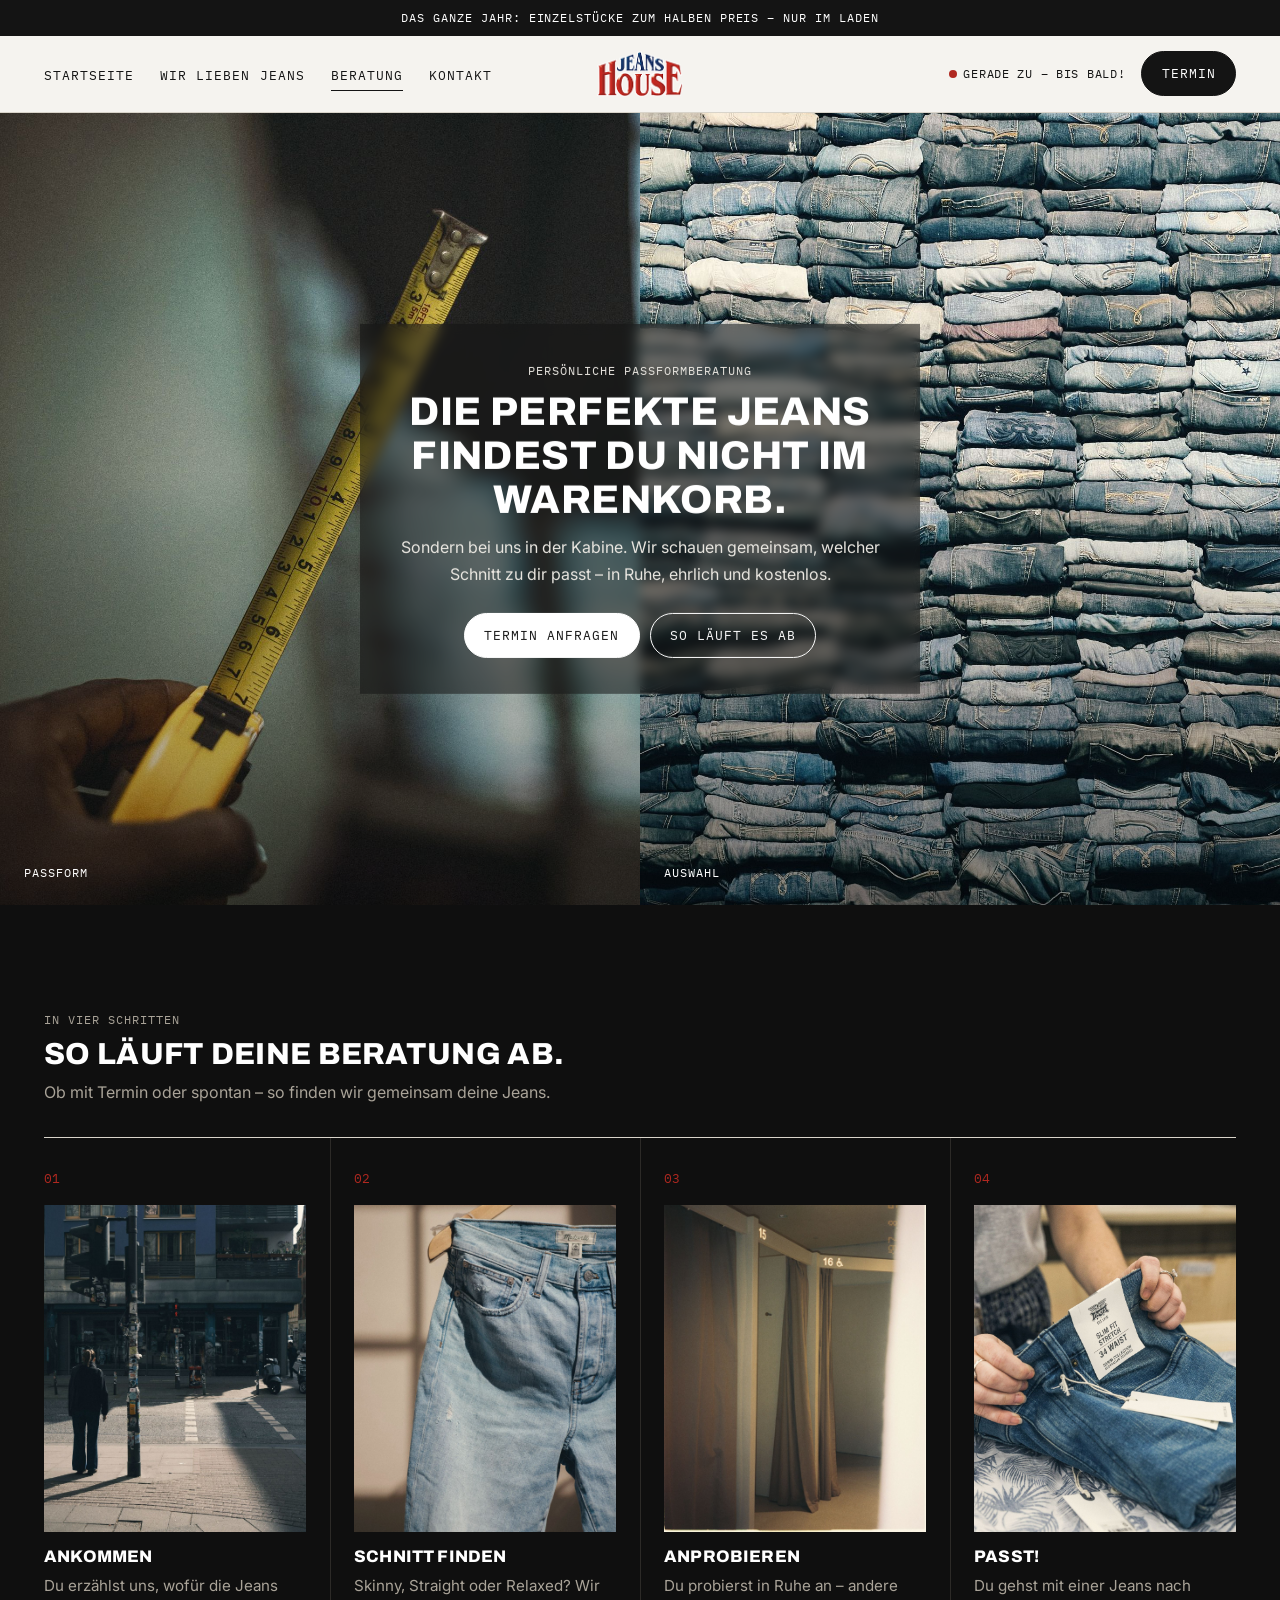
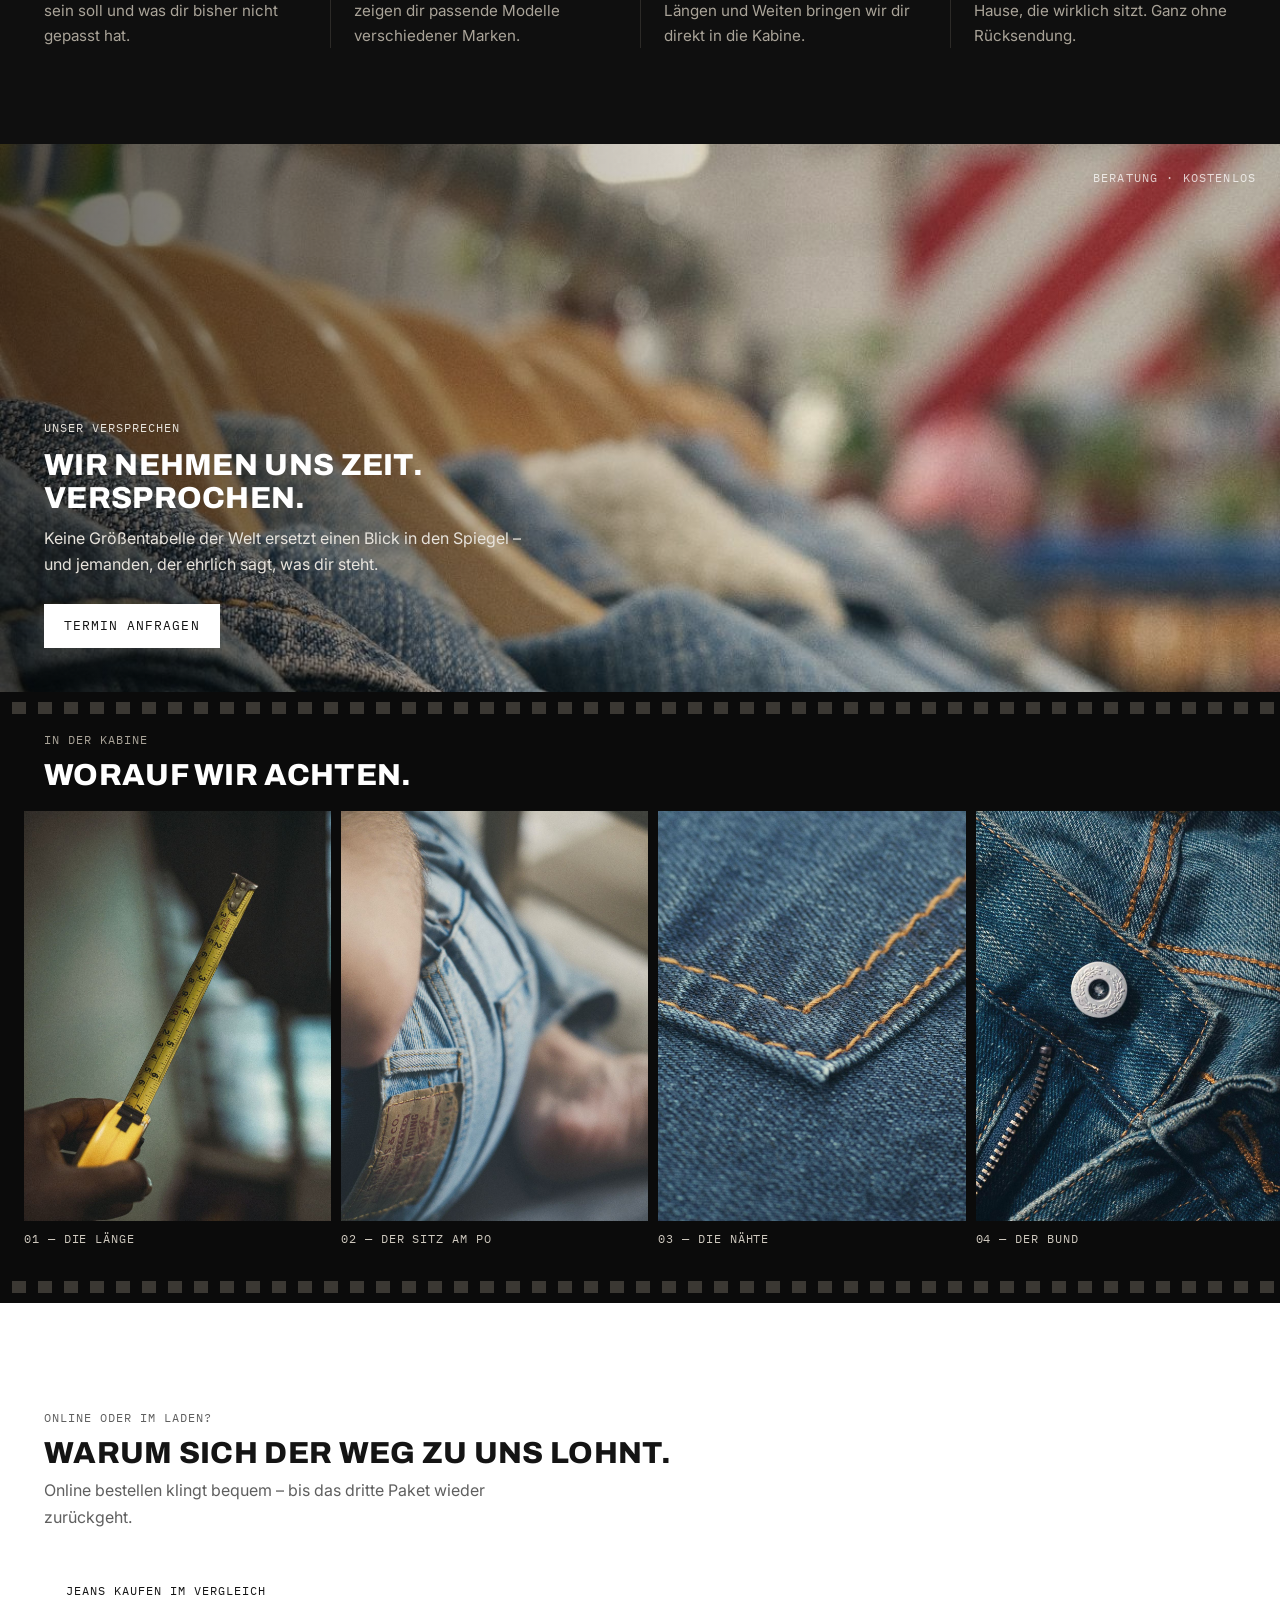
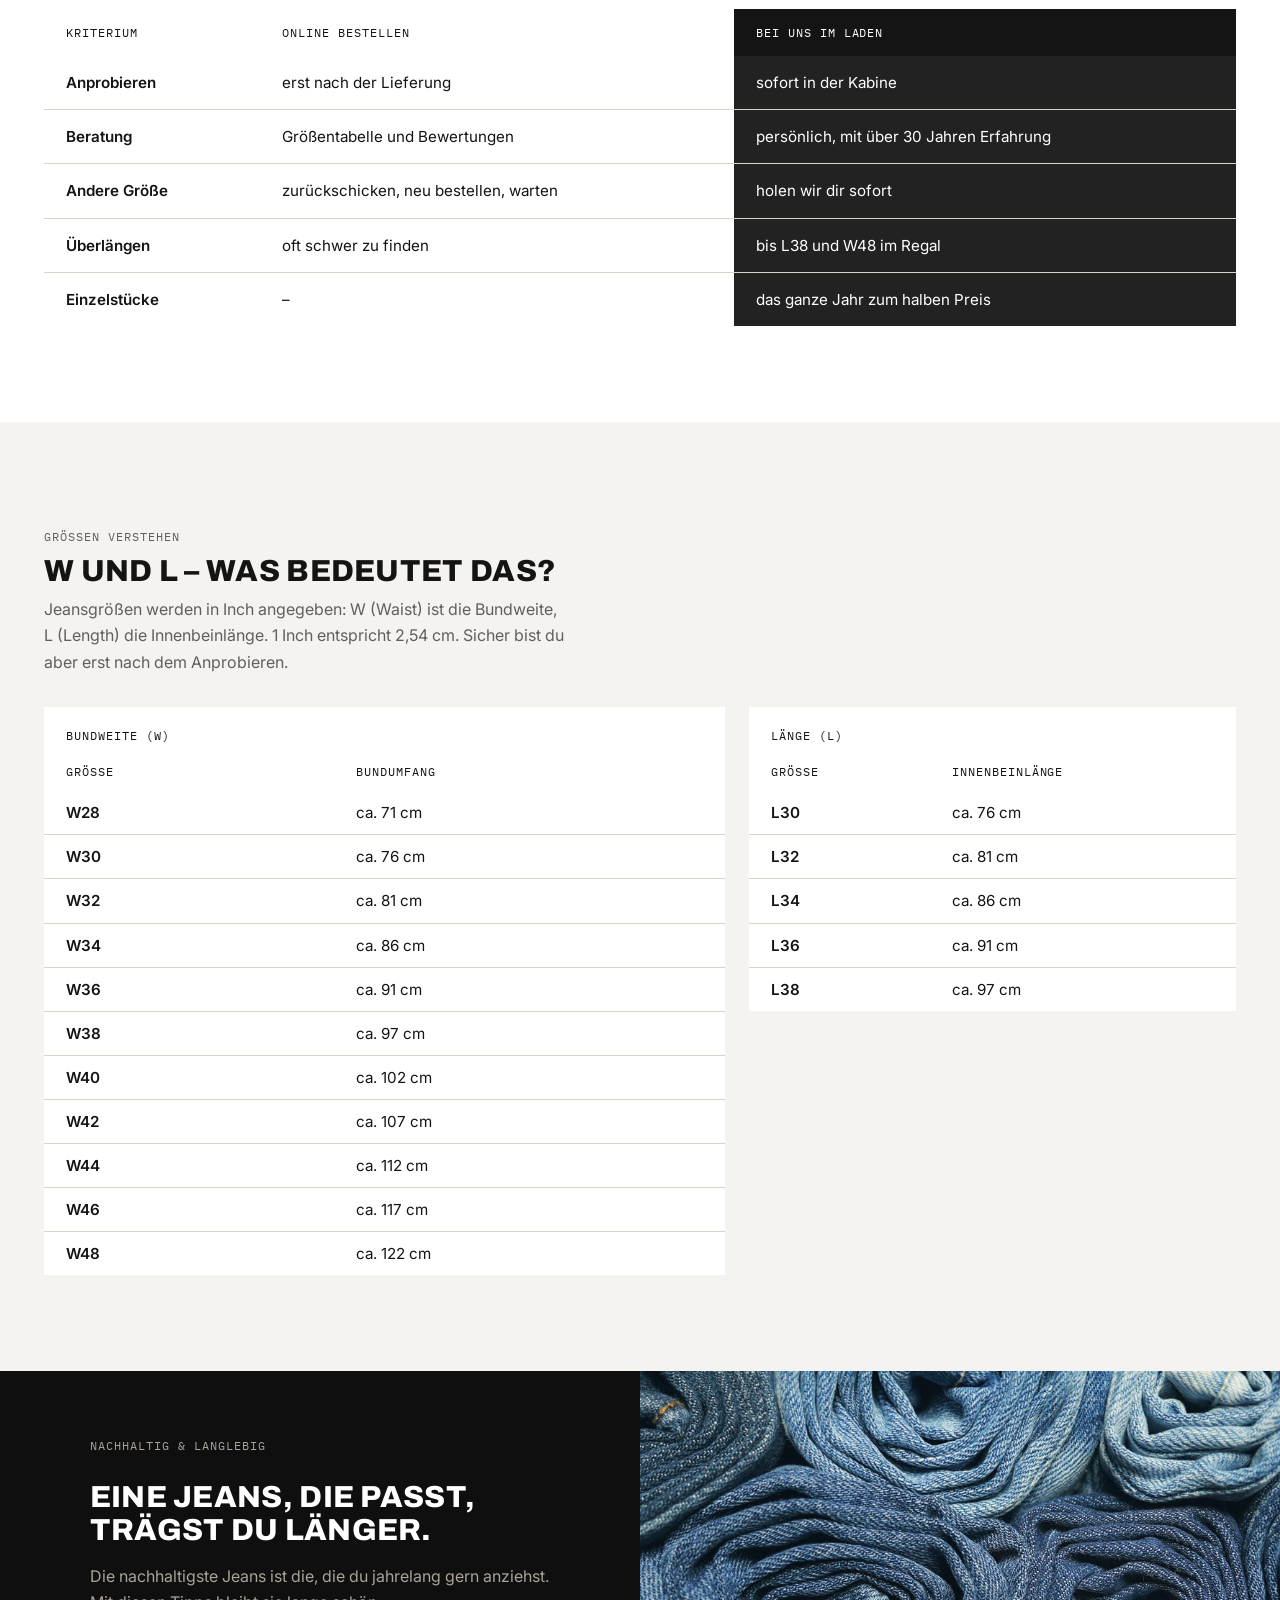
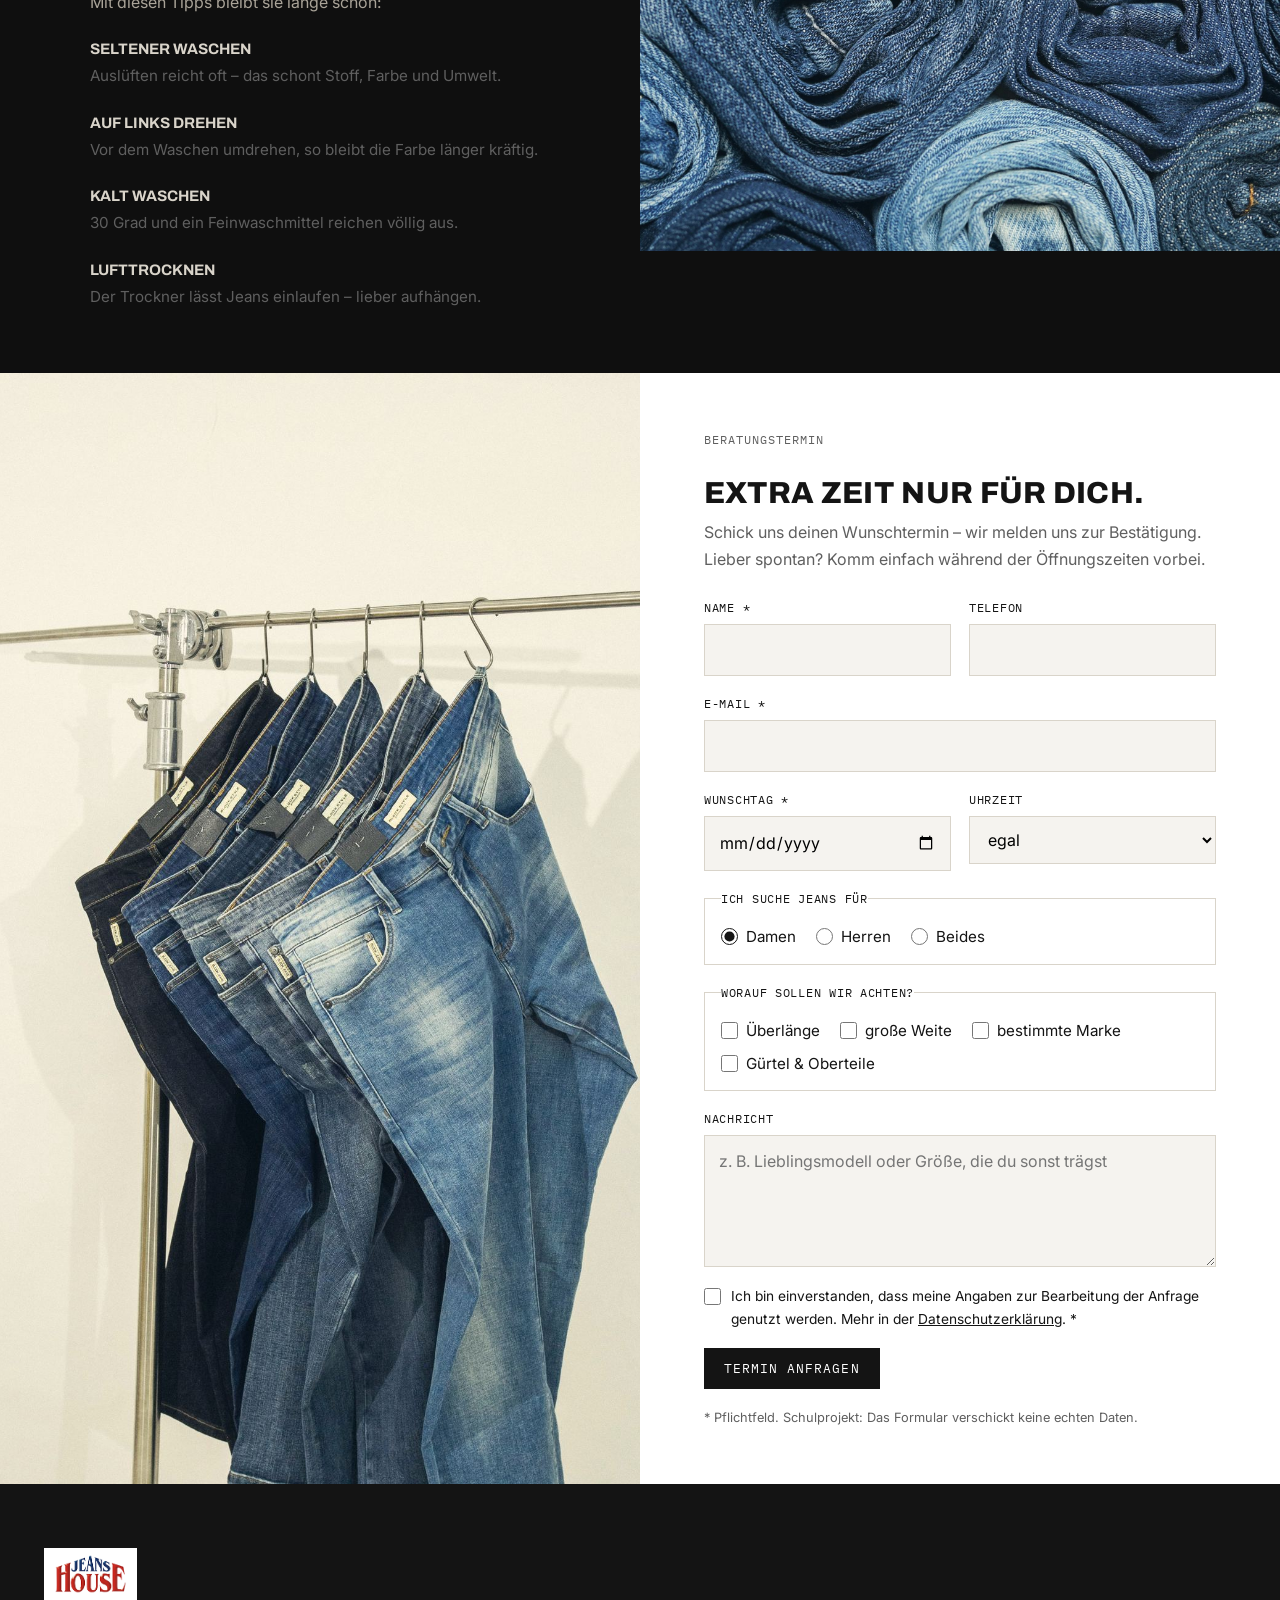
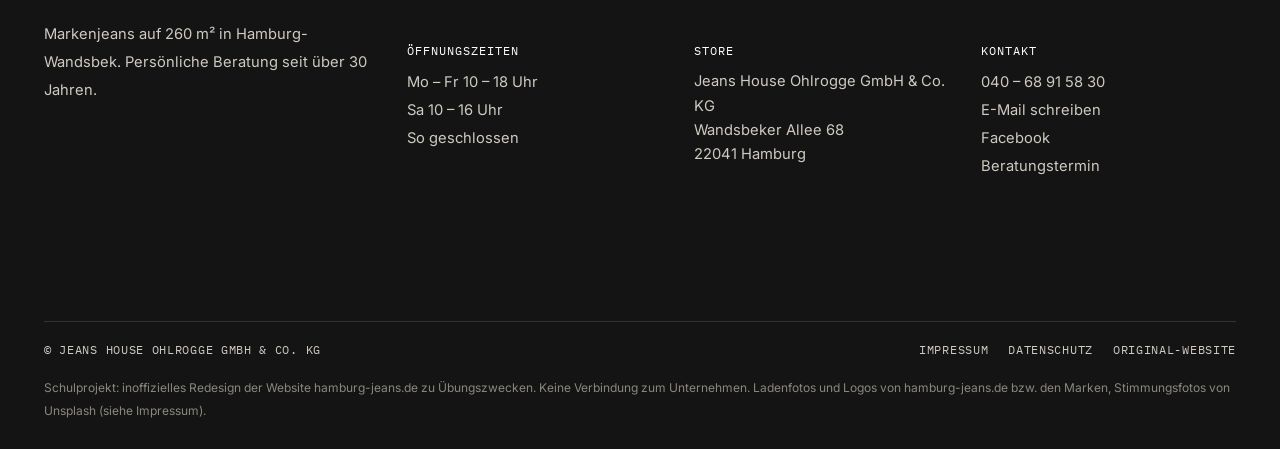
<file: beratung.html>
<!DOCTYPE html>
<html lang="de">
<head>
<meta charset="utf-8">
<meta name="viewport" content="width=device-width, initial-scale=1">
<title>Beratung – Jeans House Hamburg</title>
<meta name="description" content="Persönliche Passformberatung bei Jeans House in Hamburg-Wandsbek: Ablauf, Größentabelle, Pflegetipps und Beratungstermin.">
<meta name="author" content="Schulprojekt – Redesign von hamburg-jeans.de">
<link rel="icon" href="img/favicon.png">
<link rel="preconnect" href="https://fonts.googleapis.com">
<link rel="preconnect" href="https://fonts.gstatic.com" crossorigin>
<link href="https://fonts.googleapis.com/css2?family=Archivo:wght@800&amp;family=IBM+Plex+Mono:wght@400&amp;family=Inter:wght@400;600&amp;display=swap" rel="stylesheet">
<link rel="stylesheet" href="style.css">
</head>
<body>

<p class="announce">Das ganze Jahr: Einzelstücke zum halben Preis – nur im Laden</p>

<header>
  <nav class="wrap nav" aria-label="Hauptnavigation">
    <button class="menu-btn" type="button" aria-label="Menü öffnen" aria-expanded="false" aria-controls="menu"><svg viewBox="0 0 24 24" fill="none" stroke="currentColor" stroke-width="1.8" stroke-linecap="round" aria-hidden="true"><path d="M4 7h16M4 12h16M4 17h16"/></svg></button>
    <ul id="menu">
      <li><a href="index.html">Startseite</a></li>
      <li><a href="wir-lieben-jeans.html">Wir lieben Jeans</a></li>
      <li><a href="beratung.html" aria-current="page">Beratung</a></li>
      <li><a href="kontakt.html">Kontakt</a></li>
    </ul>
    <a href="index.html" class="logo"><img src="img/logo.png" alt="Jeans House – zur Startseite" width="88" height="48"></a>
    <div class="nav-right">
      <p class="status"><i></i><span>Öffnungszeiten</span></p>
      <a href="beratung.html#termin" class="btn btn-dark btn-pill">Termin</a>
    </div>
  </nav>
</header>

<main>
  <section class="split-hero" aria-labelledby="hero-titel">
    <figure><img src="img/massband-licht.jpg" alt="Hand hält ein Maßband im warmen Licht"><figcaption class="label">Passform</figcaption></figure>
    <figure><img src="img/stapel-gross.jpg" alt="Großer Stapel gefalteter Jeans"><figcaption class="label">Auswahl</figcaption></figure>
    <div class="hero-text">
      <p class="label">Persönliche Passformberatung</p>
      <h1 id="hero-titel">Die perfekte Jeans findest du nicht im Warenkorb.</h1>
      <p>Sondern bei uns in der Kabine. Wir schauen gemeinsam, welcher Schnitt zu dir passt – in Ruhe, ehrlich und kostenlos.</p>
      <div class="actions"><a href="#termin" class="btn btn-light btn-pill">Termin anfragen</a><a href="#ablauf" class="btn btn-light btn-pill" style="background:none;color:#fff">So läuft es ab</a></div>
    </div>
  </section>

  <section id="ablauf" class="dark">
    <div class="wrap">
      <div class="section-head">
        <div>
          <p class="label">In vier Schritten</p>
          <h2>So läuft deine Beratung ab.</h2>
          <p>Ob mit Termin oder spontan – so finden wir gemeinsam deine Jeans.</p>
        </div>
      </div>
      <ol class="steps with-img">
        <li><img src="img/hh-strasse-schatten.jpg" alt="Person auf einer Straße im Gegenlicht" loading="lazy"><h3>Ankommen</h3><p>Du erzählst uns, wofür die Jeans sein soll und was dir bisher nicht gepasst hat.</p></li>
        <li><img src="img/buegel.jpg" alt="Helle Jeans auf einem Holzbügel" loading="lazy"><h3>Schnitt finden</h3><p>Skinny, Straight oder Relaxed? Wir zeigen dir passende Modelle verschiedener Marken.</p></li>
        <li><img src="img/kabine.jpg" alt="Umkleidekabine mit Vorhang" loading="lazy"><h3>Anprobieren</h3><p>Du probierst in Ruhe an – andere Längen und Weiten bringen wir dir direkt in die Kabine.</p></li>
        <li><img src="img/haende-etikett.jpg" alt="Hände halten eine Jeans mit Etikett" loading="lazy"><h3>Passt!</h3><p>Du gehst mit einer Jeans nach Hause, die wirklich sitzt. Ganz ohne Rücksendung.</p></li>
      </ol>
    </div>
  </section>

  <section class="film-wide">
    <img src="img/stange-warm.jpg" alt="Jeans auf Bügeln im warmen Licht" loading="lazy">
    <p class="timecode" aria-hidden="true">BERATUNG · KOSTENLOS</p>
    <div class="wrap">
      <p class="label" style="color:#e7e3dc">Unser Versprechen</p>
      <h2>Wir nehmen uns Zeit. Versprochen.</h2>
      <p>Keine Größentabelle der Welt ersetzt einen Blick in den Spiegel – und jemanden, der ehrlich sagt, was dir steht.</p>
      <div class="actions"><a href="#termin" class="btn btn-light">Termin anfragen</a></div>
    </div>
  </section>

  <section class="filmstrip-wrap" style="padding-left:0;padding-right:0">
    <div class="filmstrip-head">
      <p class="label" style="color:#a9a398">In der Kabine</p>
      <h2>Worauf wir achten.</h2>
    </div>
    <div class="filmstrip">
      <figure><img src="img/massband-licht.jpg" alt="Hand hält ein Maßband" loading="lazy"><figcaption>01 — Die Länge</figcaption></figure>
      <figure><img src="img/tasche-leder.jpg" alt="Gesäßtasche mit Lederpatch" loading="lazy"><figcaption>02 — Der Sitz am Po</figcaption></figure>
      <figure><img src="img/naht.jpg" alt="Doppelte Naht auf Denim" loading="lazy"><figcaption>03 — Die Nähte</figcaption></figure>
      <figure><img src="img/knopf.jpg" alt="Jeansknopf in Nahaufnahme" loading="lazy"><figcaption>04 — Der Bund</figcaption></figure>
      <figure><img src="img/tasche.jpg" alt="Gesäßtasche einer getragenen Jeans" loading="lazy"><figcaption>05 — Die Waschung</figcaption></figure>
      <figure><img src="img/denim-dunkel.jpg" alt="Dunkler Denimstoff mit Naht" loading="lazy"><figcaption>06 — Der Stoff</figcaption></figure>
      <figure><img src="img/stapel-weiss.jpg" alt="Stapel gefalteter Jeans" loading="lazy"><figcaption>07 — Die Alternativen</figcaption></figure>
    </div>
  </section>

  <section class="bg-white" id="vergleich">
    <div class="wrap">
      <div class="section-head">
        <div>
          <p class="label">Online oder im Laden?</p>
          <h2>Warum sich der Weg zu uns lohnt.</h2>
          <p>Online bestellen klingt bequem – bis das dritte Paket wieder zurückgeht.</p>
        </div>
      </div>
      <div class="table-wrap">
        <table class="tbl">
          <caption>Jeans kaufen im Vergleich</caption>
          <thead>
            <tr><th scope="col">Kriterium</th><th scope="col">Online bestellen</th><th scope="col" class="us">Bei uns im Laden</th></tr>
          </thead>
          <tbody>
            <tr><th scope="row">Anprobieren</th><td>erst nach der Lieferung</td><td class="us">sofort in der Kabine</td></tr>
            <tr><th scope="row">Beratung</th><td>Größentabelle und Bewertungen</td><td class="us">persönlich, mit über 30 Jahren Erfahrung</td></tr>
            <tr><th scope="row">Andere Größe</th><td>zurückschicken, neu bestellen, warten</td><td class="us">holen wir dir sofort</td></tr>
            <tr><th scope="row">Überlängen</th><td>oft schwer zu finden</td><td class="us">bis L38 und W48 im Regal</td></tr>
            <tr><th scope="row">Einzelstücke</th><td>–</td><td class="us">das ganze Jahr zum halben Preis</td></tr>
          </tbody>
        </table>
      </div>
    </div>
  </section>

  <section id="groessen">
    <div class="wrap">
      <div class="section-head">
        <div>
          <p class="label">Größen verstehen</p>
          <h2>W und L – was bedeutet das?</h2>
          <p>Jeansgrößen werden in Inch angegeben: W (Waist) ist die Bundweite, L (Length) die Innenbeinlänge. 1 Inch entspricht 2,54 cm. Sicher bist du aber erst nach dem Anprobieren.</p>
        </div>
      </div>
      <div class="size-tables">
        <div class="table-wrap">
          <table class="tbl">
            <caption>Bundweite (W)</caption>
            <thead><tr><th scope="col">Größe</th><th scope="col">Bundumfang</th></tr></thead>
            <tbody>
              <tr><th scope="row">W28</th><td>ca. 71 cm</td></tr>
              <tr><th scope="row">W30</th><td>ca. 76 cm</td></tr>
              <tr><th scope="row">W32</th><td>ca. 81 cm</td></tr>
              <tr><th scope="row">W34</th><td>ca. 86 cm</td></tr>
              <tr><th scope="row">W36</th><td>ca. 91 cm</td></tr>
              <tr><th scope="row">W38</th><td>ca. 97 cm</td></tr>
              <tr><th scope="row">W40</th><td>ca. 102 cm</td></tr>
              <tr><th scope="row">W42</th><td>ca. 107 cm</td></tr>
              <tr><th scope="row">W44</th><td>ca. 112 cm</td></tr>
              <tr><th scope="row">W46</th><td>ca. 117 cm</td></tr>
              <tr><th scope="row">W48</th><td>ca. 122 cm</td></tr>
            </tbody>
          </table>
        </div>
        <div class="table-wrap">
          <table class="tbl">
            <caption>Länge (L)</caption>
            <thead><tr><th scope="col">Größe</th><th scope="col">Innenbeinlänge</th></tr></thead>
            <tbody>
              <tr><th scope="row">L30</th><td>ca. 76 cm</td></tr>
              <tr><th scope="row">L32</th><td>ca. 81 cm</td></tr>
              <tr><th scope="row">L34</th><td>ca. 86 cm</td></tr>
              <tr><th scope="row">L36</th><td>ca. 91 cm</td></tr>
              <tr><th scope="row">L38</th><td>ca. 97 cm</td></tr>
            </tbody>
          </table>
        </div>
      </div>
    </div>
  </section>

  <div id="nachhaltigkeit" class="dark">
  <section class="editorial flip" style="padding:0">
    <img src="img/rollen.jpg" alt="Gerollte Jeans dicht nebeneinander" loading="lazy">
    <div class="text">
      <p class="label">Nachhaltig &amp; langlebig</p>
      <h2>Eine Jeans, die passt, trägst du länger.</h2>
        <p>Die nachhaltigste Jeans ist die, die du jahrelang gern anziehst. Mit diesen Tipps bleibt sie lange schön:</p>
      <ul class="care">
        <li><strong>Seltener waschen</strong><span>Auslüften reicht oft – das schont Stoff, Farbe und Umwelt.</span></li>
        <li><strong>Auf links drehen</strong><span>Vor dem Waschen umdrehen, so bleibt die Farbe länger kräftig.</span></li>
        <li><strong>Kalt waschen</strong><span>30 Grad und ein Feinwaschmittel reichen völlig aus.</span></li>
        <li><strong>Lufttrocknen</strong><span>Der Trockner lässt Jeans einlaufen – lieber aufhängen.</span></li>
      </ul>
    </div>
  </section>
  </div>

  <section class="form-grid" id="termin" style="padding:0">
    <img src="img/stange-hell.jpg" alt="Jeans hängen an einer Kleiderstange" loading="lazy">
    <div class="form-card">
      <p class="label">Beratungstermin</p>
      <h2>Extra Zeit nur für dich.</h2>
      <p>Schick uns deinen Wunschtermin – wir melden uns zur Bestätigung. Lieber spontan? Komm einfach während der Öffnungszeiten vorbei.</p>
      <form action="danke.html" method="get">
        <div class="field">
          <label for="name">Name *</label>
          <input type="text" id="name" name="name" autocomplete="name" required>
        </div>
        <div class="field">
          <label for="telefon">Telefon</label>
          <input type="tel" id="telefon" name="telefon" autocomplete="tel">
        </div>
        <div class="field full">
          <label for="email">E-Mail *</label>
          <input type="email" id="email" name="email" autocomplete="email" required>
        </div>
        <div class="field">
          <label for="datum">Wunschtag *</label>
          <input type="date" id="datum" name="datum" required>
        </div>
        <div class="field">
          <label for="uhrzeit">Uhrzeit</label>
          <select id="uhrzeit" name="uhrzeit">
            <option>egal</option>
            <option>10 – 12 Uhr</option>
            <option>12 – 14 Uhr</option>
            <option>14 – 16 Uhr</option>
            <option>16 – 18 Uhr (nicht samstags)</option>
          </select>
        </div>
        <fieldset>
          <legend>Ich suche Jeans für</legend>
          <div class="options">
            <label><input type="radio" name="fuer" value="damen" checked> Damen</label>
            <label><input type="radio" name="fuer" value="herren"> Herren</label>
            <label><input type="radio" name="fuer" value="beides"> Beides</label>
          </div>
        </fieldset>
        <fieldset>
          <legend>Worauf sollen wir achten?</legend>
          <div class="options">
            <label><input type="checkbox" name="wunsch" value="ueberlaenge"> Überlänge</label>
            <label><input type="checkbox" name="wunsch" value="weite"> große Weite</label>
            <label><input type="checkbox" name="wunsch" value="marke"> bestimmte Marke</label>
            <label><input type="checkbox" name="wunsch" value="guertel"> Gürtel &amp; Oberteile</label>
          </div>
        </fieldset>
        <div class="field full">
          <label for="nachricht">Nachricht</label>
          <textarea id="nachricht" name="nachricht" rows="4" placeholder="z. B. Lieblingsmodell oder Größe, die du sonst trägst"></textarea>
        </div>
        <label class="consent full"><input type="checkbox" name="datenschutz" required> <span>Ich bin einverstanden, dass meine Angaben zur Bearbeitung der Anfrage genutzt werden. Mehr in der <a href="datenschutz.html">Datenschutzerklärung</a>. *</span></label>
        <div class="full"><button type="submit" class="btn btn-dark">Termin anfragen</button></div>
        <p class="form-note full">* Pflichtfeld. Schulprojekt: Das Formular verschickt keine echten Daten.</p>
      </form>
    </div>
  </section>
</main>

<footer>
  <div class="wrap">
    <div class="foot-grid">
      <div>
        <a href="index.html" class="foot-logo"><img src="img/logo.png" alt="Jeans House" width="73" height="40"></a>
        <p>Markenjeans auf 260 m² in Hamburg-Wandsbek. Persönliche Beratung seit über 30 Jahren.</p>
      </div>
      <section>
        <h2 class="foot-h">ÖFFNUNGSZEITEN</h2>
        <p>Mo – Fr 10 – 18 Uhr<br>Sa 10 – 16 Uhr<br>So geschlossen</p>
      </section>
      <section>
        <h2 class="foot-h">STORE</h2>
        <address>Jeans House Ohlrogge GmbH &amp; Co. KG<br>Wandsbeker Allee 68<br>22041 Hamburg</address>
      </section>
      <section>
        <h2 class="foot-h">KONTAKT</h2>
        <ul>
          <li><a href="tel:+494068915830">040 – 68 91 58 30</a></li>
          <li><a href="mailto:jeanshouse.hamb@t-online.de">E-Mail schreiben</a></li>
          <li><a href="https://www.facebook.com/hamburgjeans/" target="_blank" rel="noopener">Facebook</a></li>
          <li><a href="beratung.html#termin">Beratungstermin</a></li>
        </ul>
      </section>
    </div>
    <div class="foot-bottom">
      <span>© Jeans House Ohlrogge GmbH &amp; Co. KG</span>
      <nav aria-label="Rechtliches"><a href="impressum.html">Impressum</a><a href="datenschutz.html">Datenschutz</a><a href="https://www.hamburg-jeans.de/" target="_blank" rel="noopener">Original-Website</a></nav>
    </div>
    <p class="disclaimer">Schulprojekt: inoffizielles Redesign der Website hamburg-jeans.de zu Übungszwecken. Keine Verbindung zum Unternehmen. Ladenfotos und Logos von hamburg-jeans.de bzw. den Marken, Stimmungsfotos von Unsplash (siehe Impressum).</p>
  </div>
</footer>

<script src="main.js"></script>
</body>
</html>
</file>
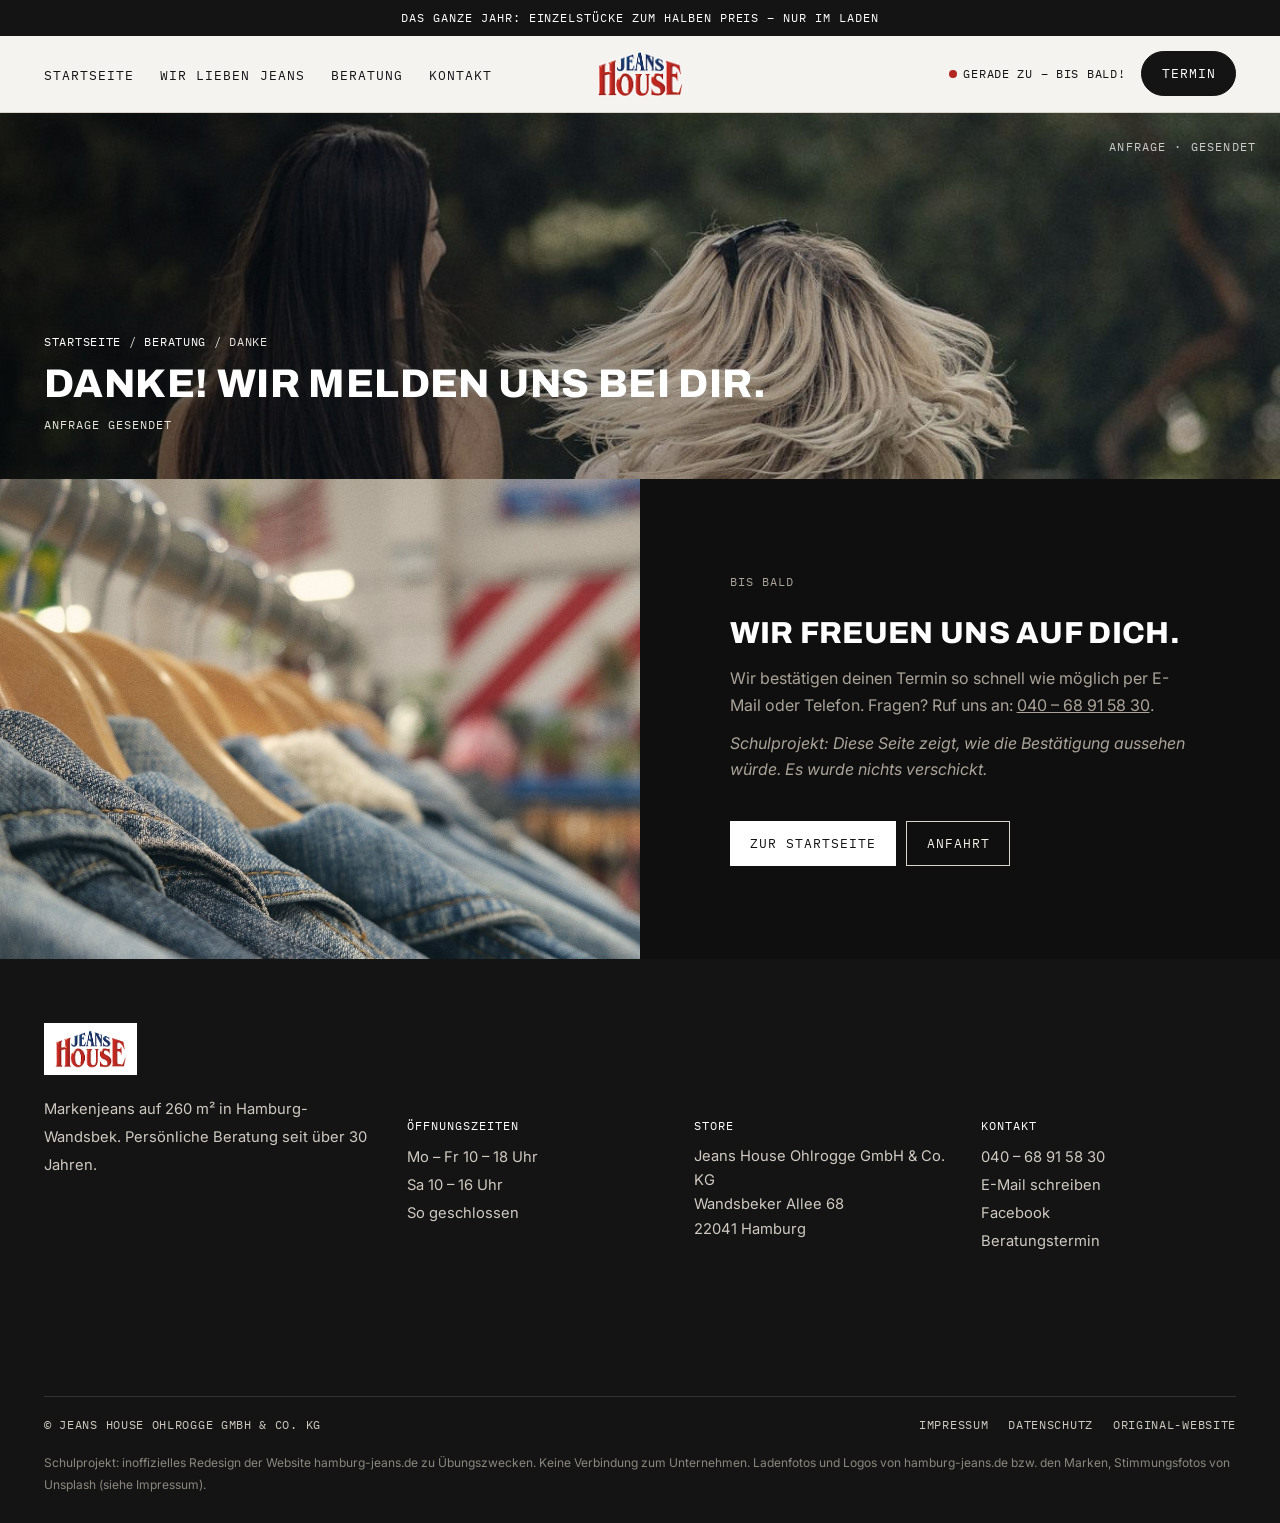
<file: danke.html>
<!DOCTYPE html>
<html lang="de">
<head>
<meta charset="utf-8">
<meta name="viewport" content="width=device-width, initial-scale=1">
<title>Danke – Jeans House Hamburg</title>
<meta name="description" content="Danke für deine Terminanfrage bei Jeans House Hamburg.">
<meta name="author" content="Schulprojekt – Redesign von hamburg-jeans.de">
<link rel="icon" href="img/favicon.png">
<link rel="preconnect" href="https://fonts.googleapis.com">
<link rel="preconnect" href="https://fonts.gstatic.com" crossorigin>
<link href="https://fonts.googleapis.com/css2?family=Archivo:wght@800&amp;family=IBM+Plex+Mono:wght@400&amp;family=Inter:wght@400;600&amp;display=swap" rel="stylesheet">
<link rel="stylesheet" href="style.css">
</head>
<body>

<p class="announce">Das ganze Jahr: Einzelstücke zum halben Preis – nur im Laden</p>

<header>
  <nav class="wrap nav" aria-label="Hauptnavigation">
    <button class="menu-btn" type="button" aria-label="Menü öffnen" aria-expanded="false" aria-controls="menu"><svg viewBox="0 0 24 24" fill="none" stroke="currentColor" stroke-width="1.8" stroke-linecap="round" aria-hidden="true"><path d="M4 7h16M4 12h16M4 17h16"/></svg></button>
    <ul id="menu">
      <li><a href="index.html">Startseite</a></li>
      <li><a href="wir-lieben-jeans.html">Wir lieben Jeans</a></li>
      <li><a href="beratung.html">Beratung</a></li>
      <li><a href="kontakt.html">Kontakt</a></li>
    </ul>
    <a href="index.html" class="logo"><img src="img/logo.png" alt="Jeans House – zur Startseite" width="88" height="48"></a>
    <div class="nav-right">
      <p class="status"><i></i><span>Öffnungszeiten</span></p>
      <a href="beratung.html#termin" class="btn btn-dark btn-pill">Termin</a>
    </div>
  </nav>
</header>

<main>
  <section class="film-wide cine-title">
    <img src="img/freundinnen.jpg" alt="Zwei Freundinnen in Jeans">
    <p class="timecode" aria-hidden="true">ANFRAGE · GESENDET</p>
    <div class="wrap">
      <p class="crumbs" style="color:#e7e3dc"><a href="index.html">Startseite</a> / <a href="beratung.html">Beratung</a> / Danke</p>
      <h1>Danke! Wir melden uns bei dir.</h1>
      <p class="label" style="color:#e7e3dc">Anfrage gesendet</p>
    </div>
  </section>

  <div class="dark">
  <section class="editorial" style="padding:0">
    <img src="img/stange-warm.jpg" alt="Jeans auf Bügeln im warmen Licht" loading="lazy">
    <div class="text">
      <p class="label">Bis bald</p>
      <h2>Wir freuen uns auf dich.</h2>
        <p>Wir bestätigen deinen Termin so schnell wie möglich per E-Mail oder Telefon. Fragen? Ruf uns an: <a href="tel:+494068915830">040 – 68 91 58 30</a>.</p>
        <p><em>Schulprojekt: Diese Seite zeigt, wie die Bestätigung aussehen würde. Es wurde nichts verschickt.</em></p>
      <div class="actions"><a href="index.html" class="btn btn-light">Zur Startseite</a><a href="kontakt.html#anfahrt" class="btn">Anfahrt</a></div>
    </div>
  </section>
  </div>
</main>

<footer>
  <div class="wrap">
    <div class="foot-grid">
      <div>
        <a href="index.html" class="foot-logo"><img src="img/logo.png" alt="Jeans House" width="73" height="40"></a>
        <p>Markenjeans auf 260 m² in Hamburg-Wandsbek. Persönliche Beratung seit über 30 Jahren.</p>
      </div>
      <section>
        <h2 class="foot-h">ÖFFNUNGSZEITEN</h2>
        <p>Mo – Fr 10 – 18 Uhr<br>Sa 10 – 16 Uhr<br>So geschlossen</p>
      </section>
      <section>
        <h2 class="foot-h">STORE</h2>
        <address>Jeans House Ohlrogge GmbH &amp; Co. KG<br>Wandsbeker Allee 68<br>22041 Hamburg</address>
      </section>
      <section>
        <h2 class="foot-h">KONTAKT</h2>
        <ul>
          <li><a href="tel:+494068915830">040 – 68 91 58 30</a></li>
          <li><a href="mailto:jeanshouse.hamb@t-online.de">E-Mail schreiben</a></li>
          <li><a href="https://www.facebook.com/hamburgjeans/" target="_blank" rel="noopener">Facebook</a></li>
          <li><a href="beratung.html#termin">Beratungstermin</a></li>
        </ul>
      </section>
    </div>
    <div class="foot-bottom">
      <span>© Jeans House Ohlrogge GmbH &amp; Co. KG</span>
      <nav aria-label="Rechtliches"><a href="impressum.html">Impressum</a><a href="datenschutz.html">Datenschutz</a><a href="https://www.hamburg-jeans.de/" target="_blank" rel="noopener">Original-Website</a></nav>
    </div>
    <p class="disclaimer">Schulprojekt: inoffizielles Redesign der Website hamburg-jeans.de zu Übungszwecken. Keine Verbindung zum Unternehmen. Ladenfotos und Logos von hamburg-jeans.de bzw. den Marken, Stimmungsfotos von Unsplash (siehe Impressum).</p>
  </div>
</footer>

<script src="main.js"></script>
</body>
</html>
</file>
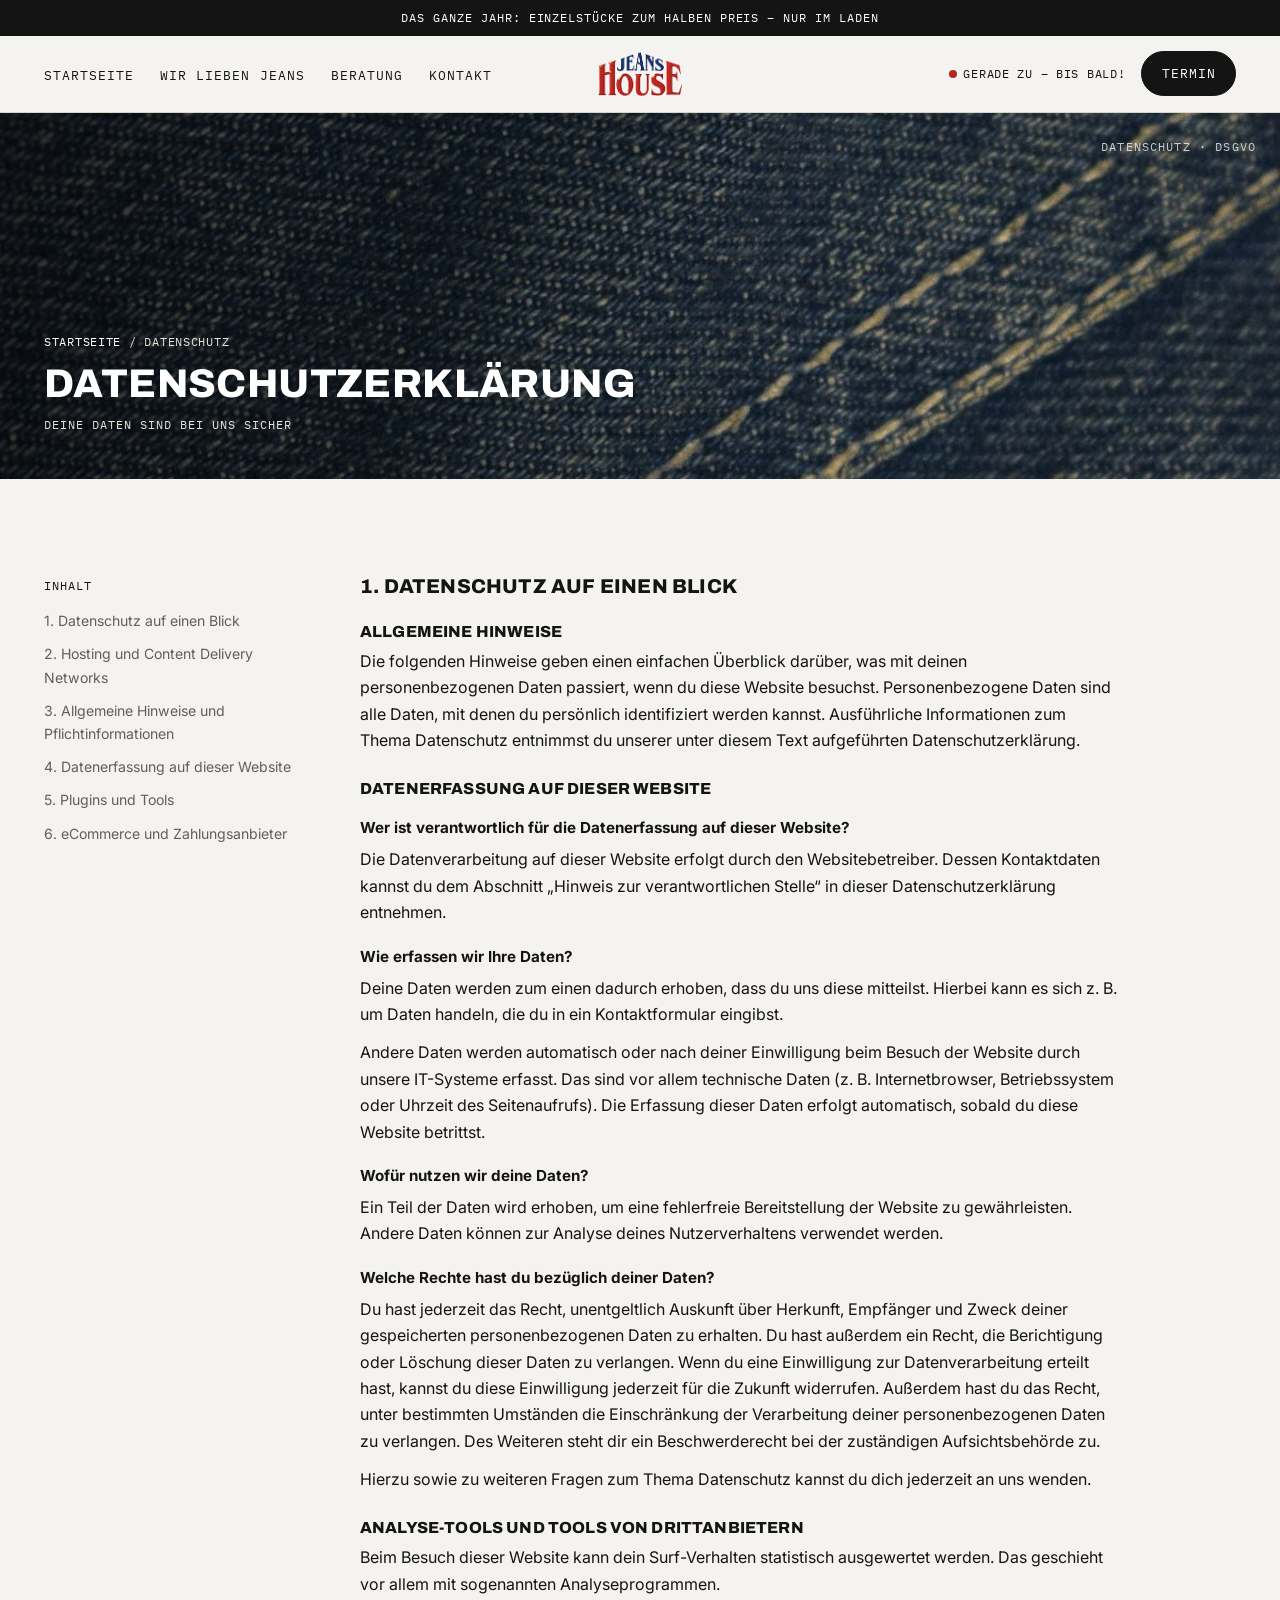
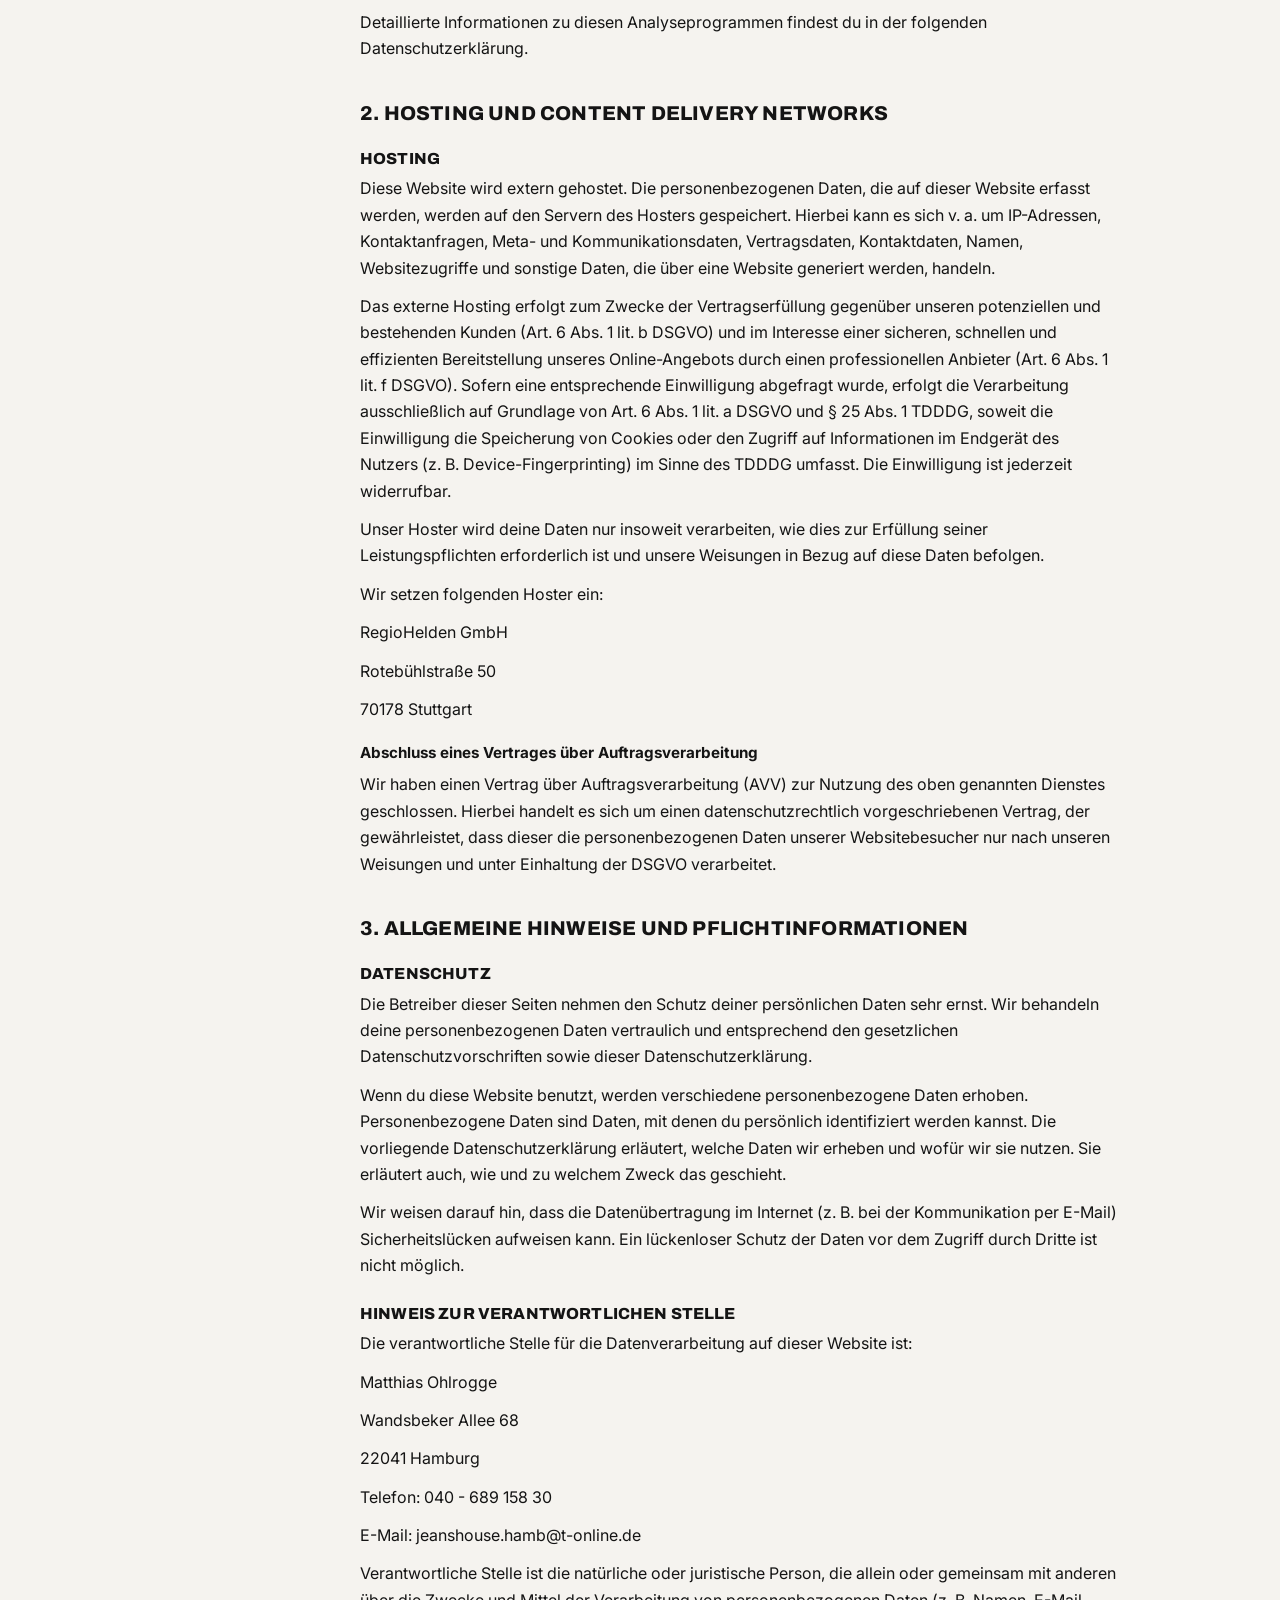
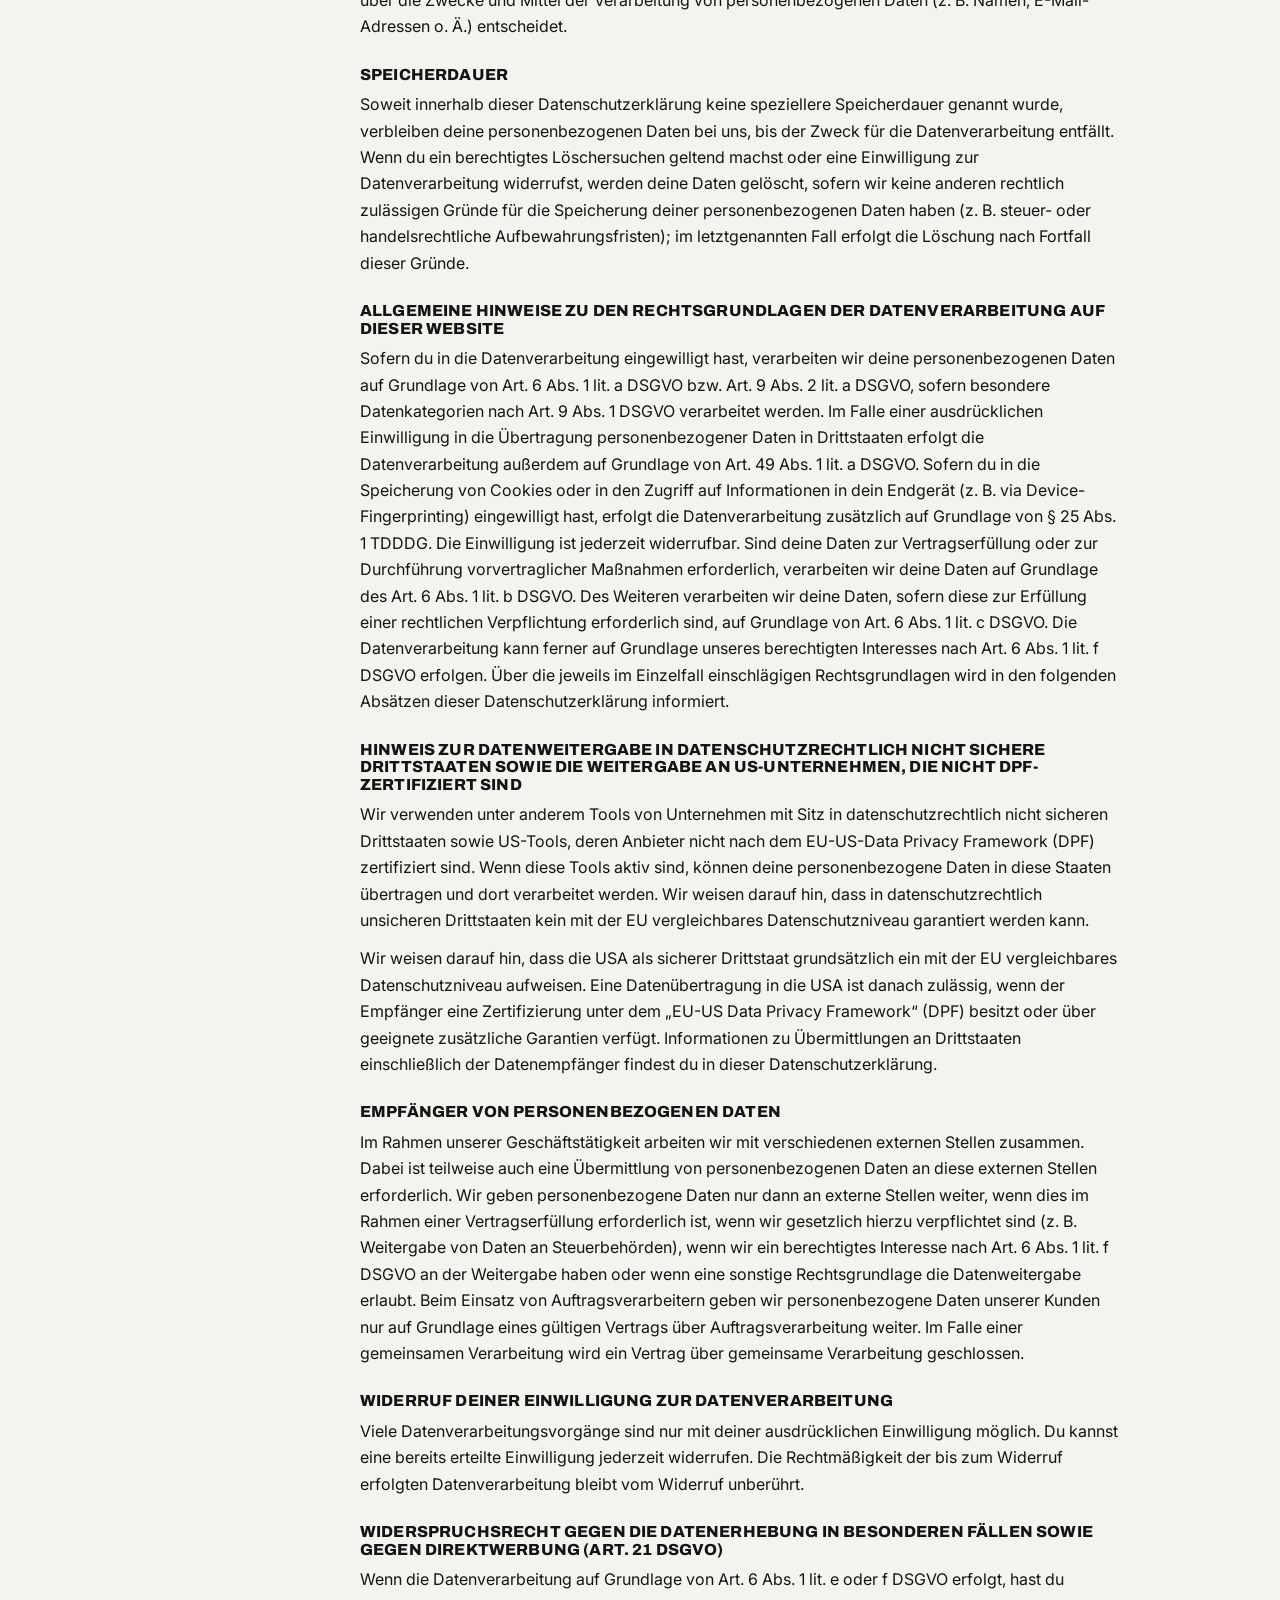
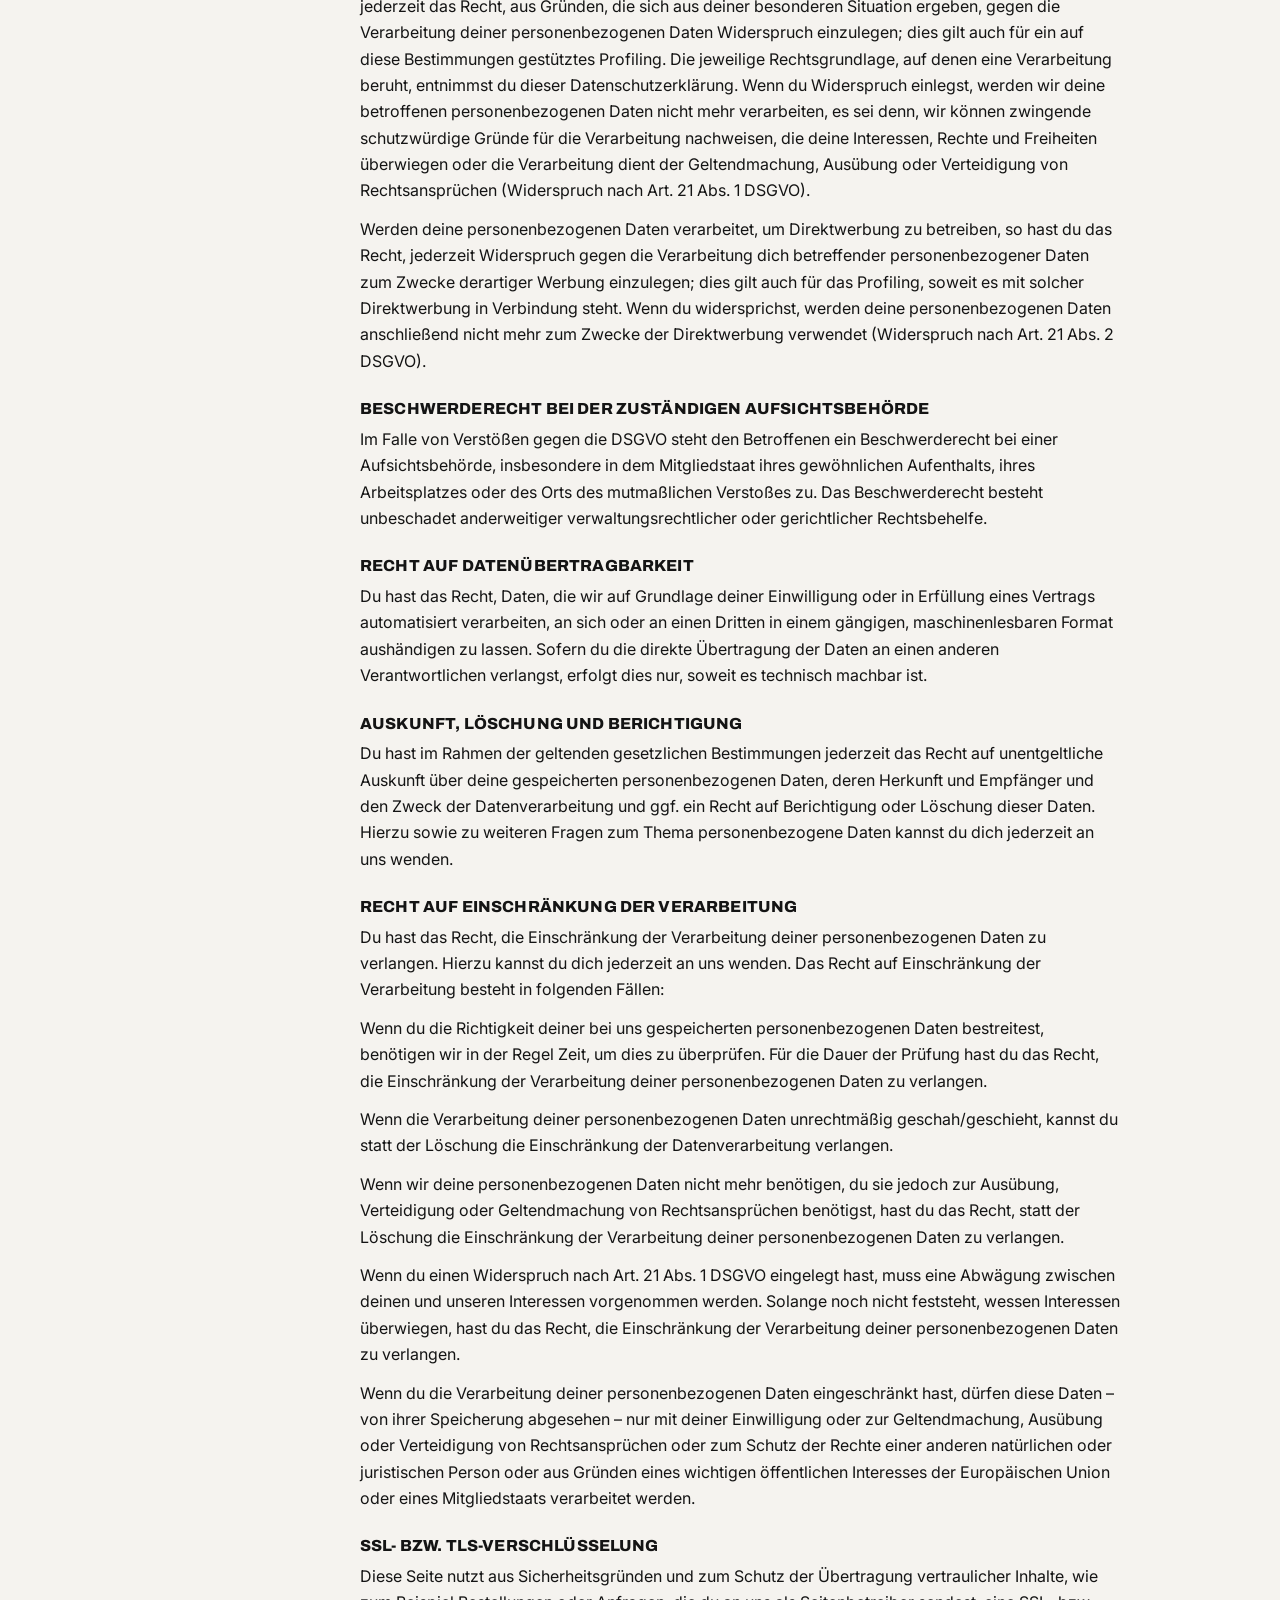
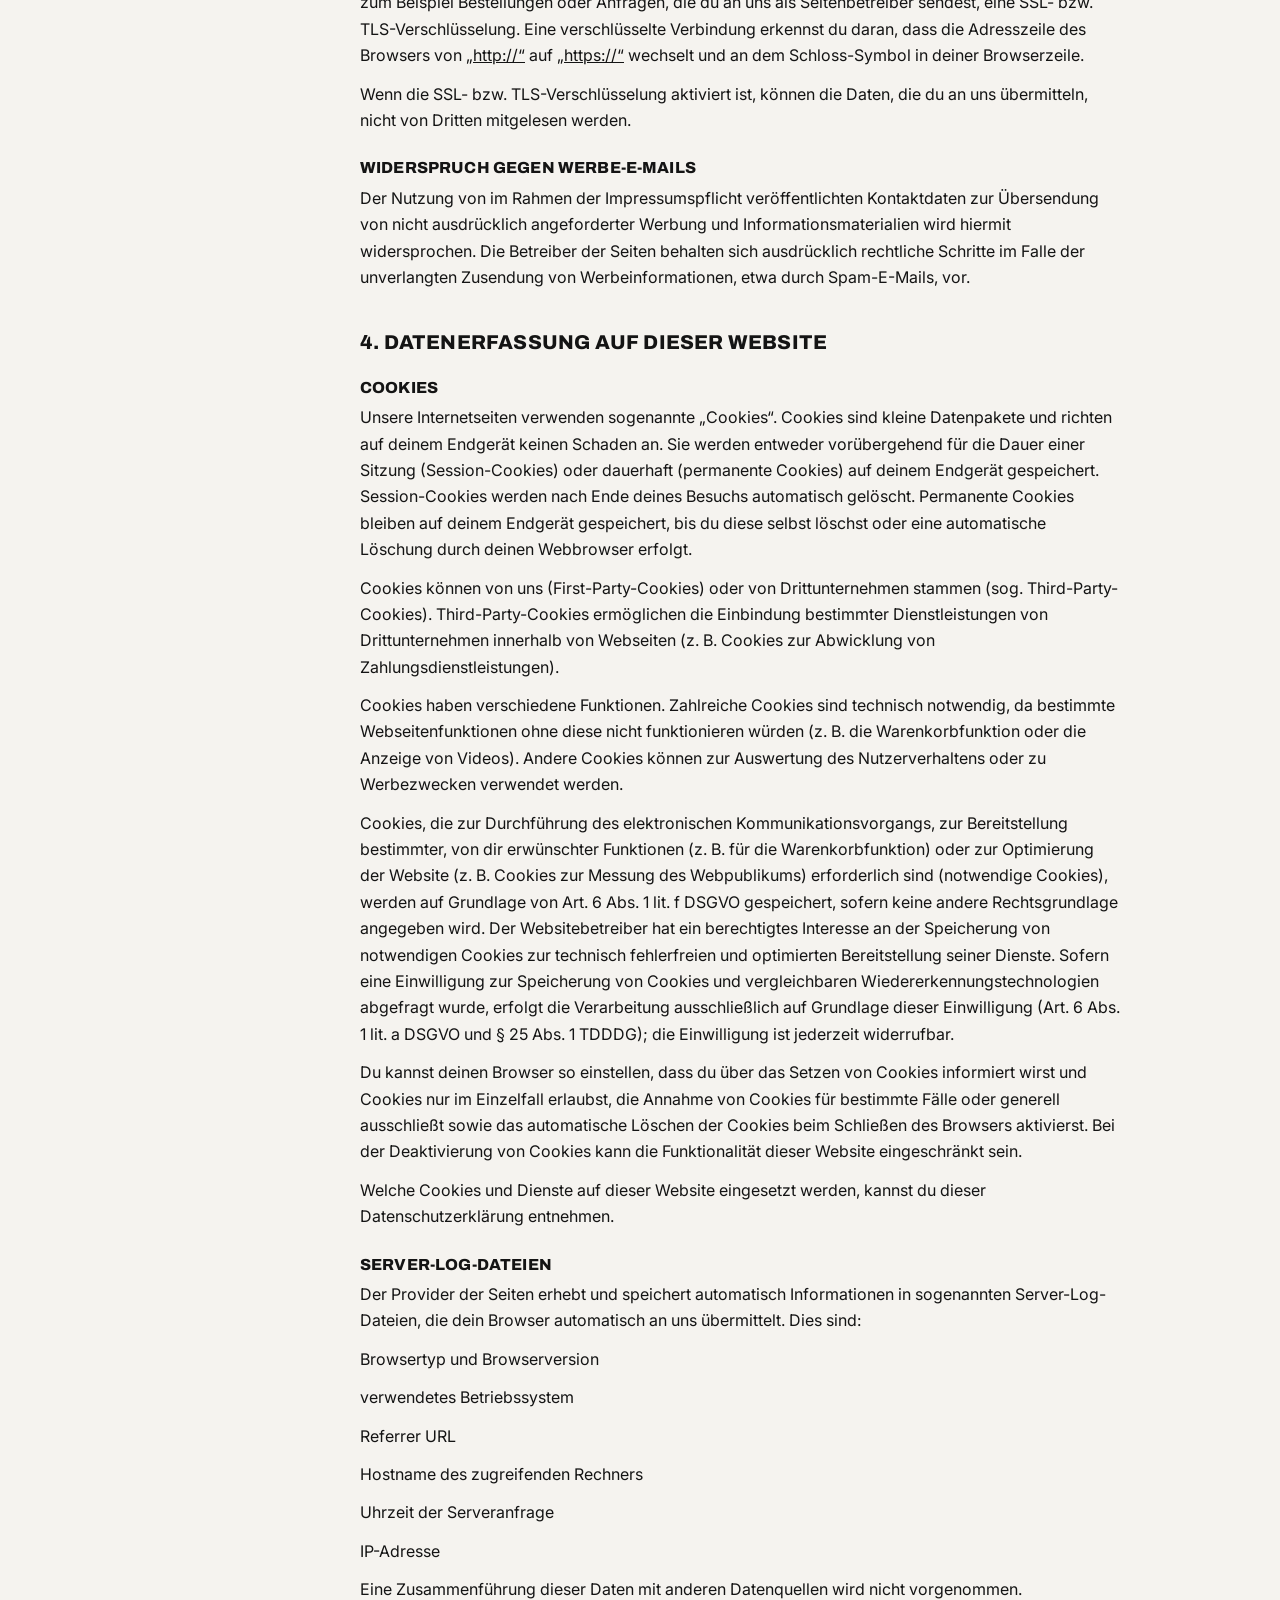
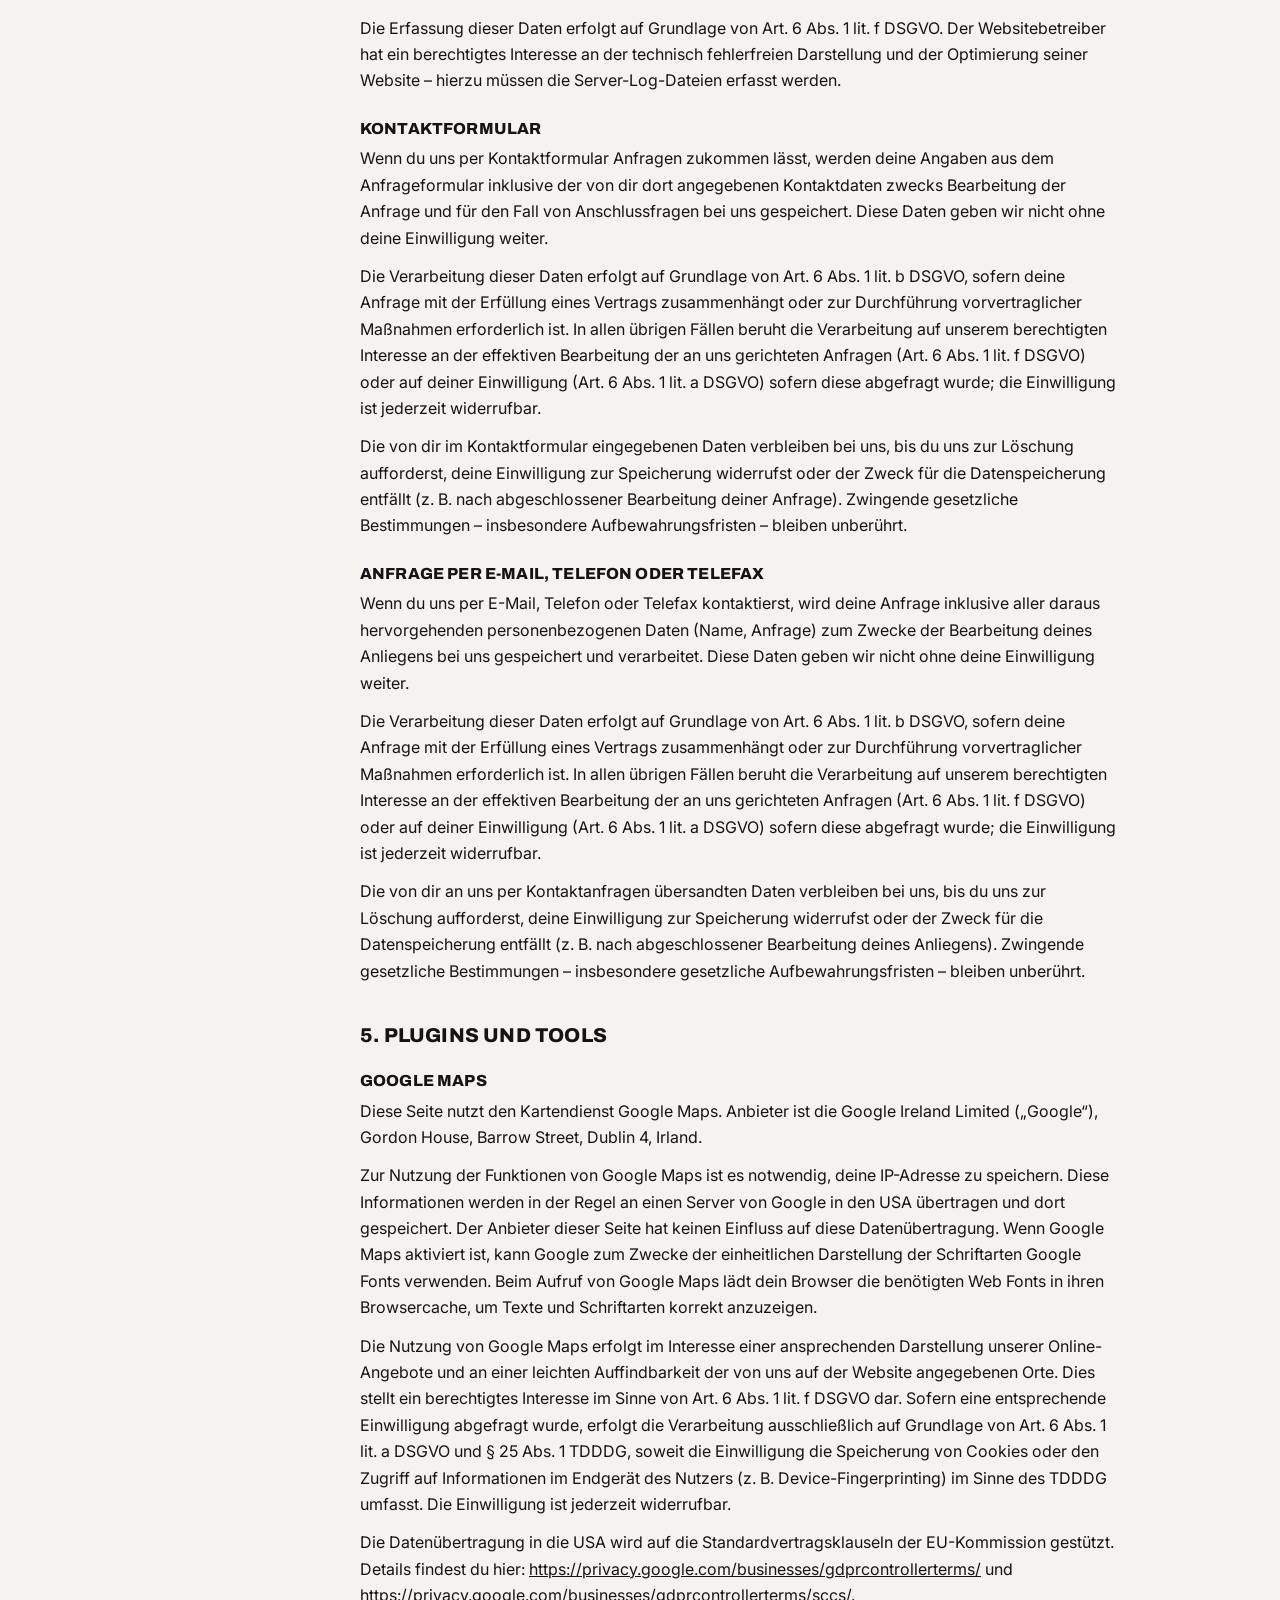
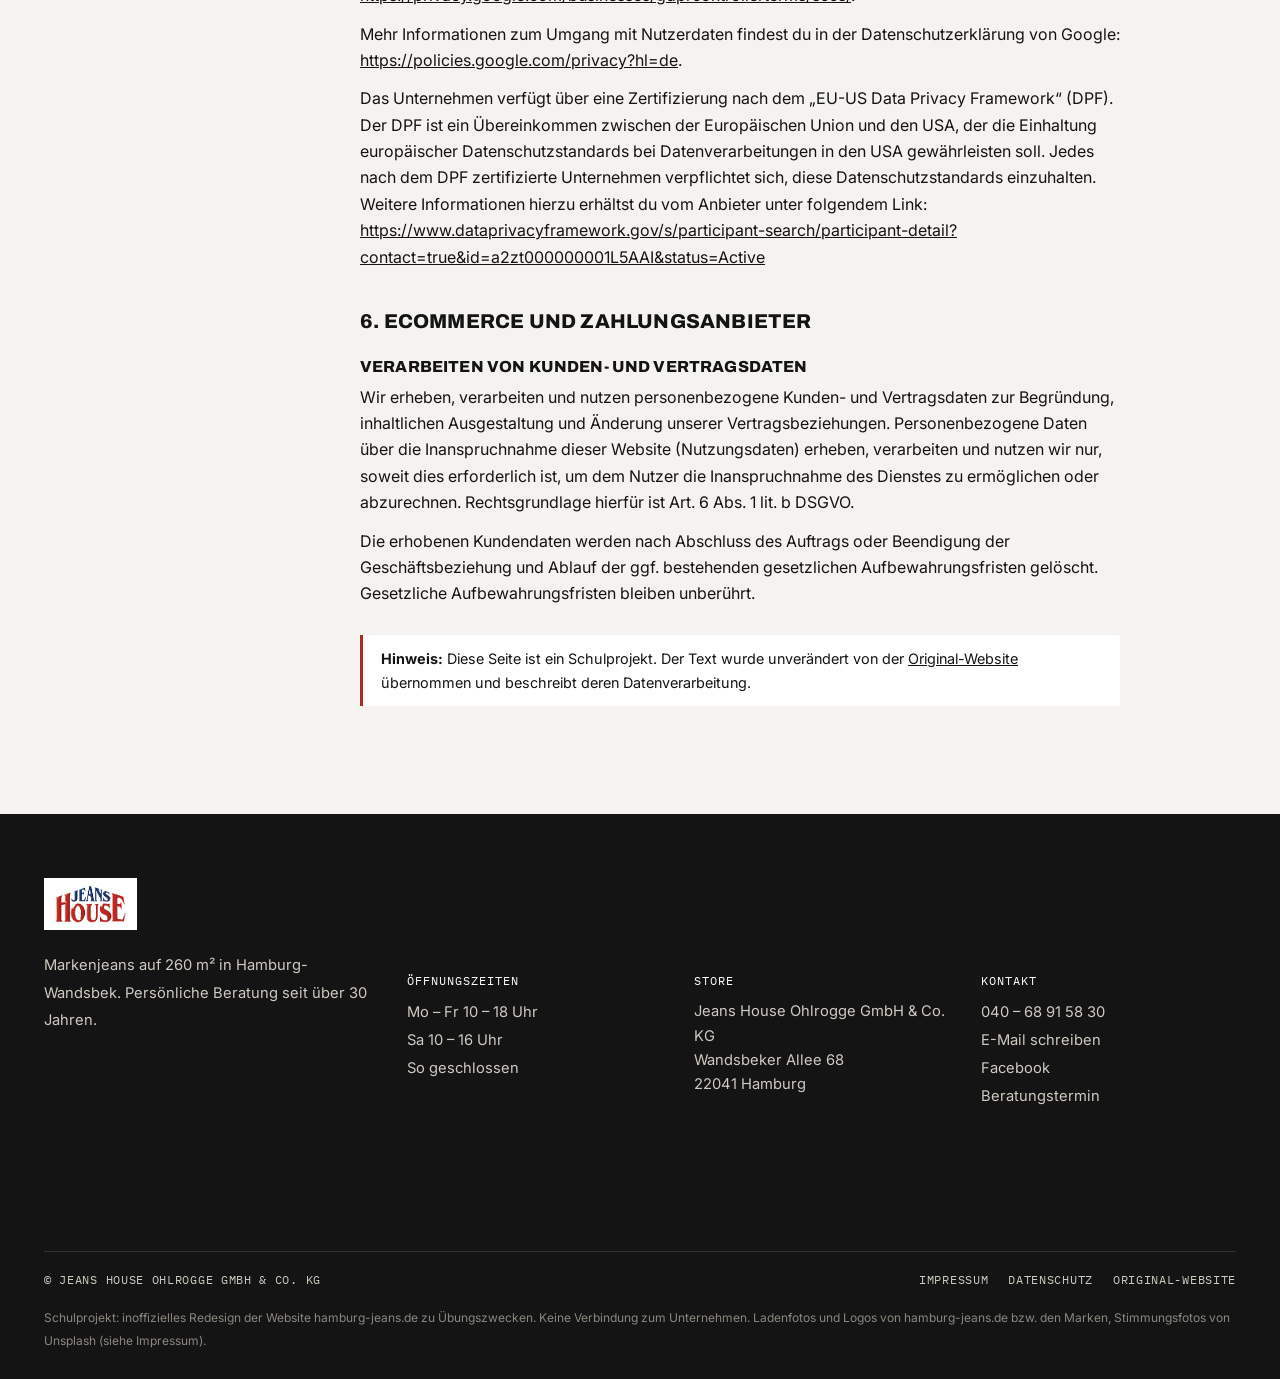
<file: datenschutz.html>
<!DOCTYPE html>
<html lang="de">
<head>
<meta charset="utf-8">
<meta name="viewport" content="width=device-width, initial-scale=1">
<title>Datenschutz – Jeans House Hamburg</title>
<meta name="description" content="Datenschutzerklärung von Jeans House Hamburg.">
<meta name="author" content="Schulprojekt – Redesign von hamburg-jeans.de">
<link rel="icon" href="img/favicon.png">
<link rel="preconnect" href="https://fonts.googleapis.com">
<link rel="preconnect" href="https://fonts.gstatic.com" crossorigin>
<link href="https://fonts.googleapis.com/css2?family=Archivo:wght@800&amp;family=IBM+Plex+Mono:wght@400&amp;family=Inter:wght@400;600&amp;display=swap" rel="stylesheet">
<link rel="stylesheet" href="style.css">
</head>
<body>

<p class="announce">Das ganze Jahr: Einzelstücke zum halben Preis – nur im Laden</p>

<header>
  <nav class="wrap nav" aria-label="Hauptnavigation">
    <button class="menu-btn" type="button" aria-label="Menü öffnen" aria-expanded="false" aria-controls="menu"><svg viewBox="0 0 24 24" fill="none" stroke="currentColor" stroke-width="1.8" stroke-linecap="round" aria-hidden="true"><path d="M4 7h16M4 12h16M4 17h16"/></svg></button>
    <ul id="menu">
      <li><a href="index.html">Startseite</a></li>
      <li><a href="wir-lieben-jeans.html">Wir lieben Jeans</a></li>
      <li><a href="beratung.html">Beratung</a></li>
      <li><a href="kontakt.html">Kontakt</a></li>
    </ul>
    <a href="index.html" class="logo"><img src="img/logo.png" alt="Jeans House – zur Startseite" width="88" height="48"></a>
    <div class="nav-right">
      <p class="status"><i></i><span>Öffnungszeiten</span></p>
      <a href="beratung.html#termin" class="btn btn-dark btn-pill">Termin</a>
    </div>
  </nav>
</header>

<main>
  <section class="film-wide cine-title">
    <img src="img/denim-dunkel.jpg" alt="Dunkler Denimstoff mit Naht">
    <p class="timecode" aria-hidden="true">DATENSCHUTZ · DSGVO</p>
    <div class="wrap">
      <p class="crumbs" style="color:#e7e3dc"><a href="index.html">Startseite</a> / Datenschutz</p>
      <h1>Datenschutz&shy;erklärung</h1>
      <p class="label" style="color:#e7e3dc">Deine Daten sind bei uns sicher</p>
    </div>
  </section>

  <section>
    <h2 class="sr-only">Datenschutzerklärung im Detail</h2>
    <div class="wrap legal-grid">
      <nav class="toc" aria-label="Inhalt">
        <p class="label">Inhalt</p>
        <ol><li><a href="#abschnitt-1">1. Datenschutz auf einen Blick</a></li><li><a href="#abschnitt-2">2. Hosting und Content Delivery Networks</a></li><li><a href="#abschnitt-3">3. Allgemeine Hinweise und Pflichtinformationen</a></li><li><a href="#abschnitt-4">4. Datenerfassung auf dieser Website</a></li><li><a href="#abschnitt-5">5. Plugins und Tools</a></li><li><a href="#abschnitt-6">6. eCommerce und Zahlungsanbieter</a></li></ol>
      </nav>
      <article class="prose">
        <h2 id="abschnitt-1">1. Datenschutz auf einen Blick</h2>
<h3>Allgemeine Hinweise</h3>
<p>Die folgenden Hinweise geben einen einfachen Überblick darüber, was mit deinen personenbezogenen Daten passiert, wenn du diese Website besuchst. Personenbezogene Daten sind alle Daten, mit denen du persönlich identifiziert werden kannst. Ausführliche Informationen zum Thema Datenschutz entnimmst du unserer unter diesem Text aufgeführten Datenschutzerklärung.</p>
<h3>Datenerfassung auf dieser Website</h3>
<h4>Wer ist verantwortlich für die Datenerfassung auf dieser Website?</h4>
<p>Die Datenverarbeitung auf dieser Website erfolgt durch den Websitebetreiber. Dessen Kontaktdaten kannst du dem Abschnitt „Hinweis zur verantwortlichen Stelle“ in dieser Datenschutzerklärung entnehmen.</p>
<h4>Wie erfassen wir Ihre Daten?</h4>
<p>Deine Daten werden zum einen dadurch erhoben, dass du uns diese mitteilst. Hierbei kann es sich z. B. um Daten handeln, die du in ein Kontaktformular eingibst.</p>
<p>Andere Daten werden automatisch oder nach deiner Einwilligung beim Besuch der Website durch unsere IT-Systeme erfasst. Das sind vor allem technische Daten (z. B. Internetbrowser, Betriebssystem oder Uhrzeit des Seitenaufrufs). Die Erfassung dieser Daten erfolgt automatisch, sobald du diese Website betrittst.</p>
<h4>Wofür nutzen wir deine Daten?</h4>
<p>Ein Teil der Daten wird erhoben, um eine fehlerfreie Bereitstellung der Website zu gewährleisten. Andere Daten können zur Analyse deines Nutzerverhaltens verwendet werden.</p>
<h4>Welche Rechte hast du bezüglich deiner Daten?</h4>
<p>Du hast jederzeit das Recht, unentgeltlich Auskunft über Herkunft, Empfänger und Zweck deiner gespeicherten personenbezogenen Daten zu erhalten. Du hast außerdem ein Recht, die Berichtigung oder Löschung dieser Daten zu verlangen. Wenn du eine Einwilligung zur Datenverarbeitung erteilt hast, kannst du diese Einwilligung jederzeit für die Zukunft widerrufen. Außerdem hast du das Recht, unter bestimmten Umständen die Einschränkung der Verarbeitung deiner personenbezogenen Daten zu verlangen. Des Weiteren steht dir ein Beschwerderecht bei der zuständigen Aufsichtsbehörde zu.</p>
<p>Hierzu sowie zu weiteren Fragen zum Thema Datenschutz kannst du dich jederzeit an uns wenden.</p>
<h3>Analyse-Tools und Tools von Drittanbietern</h3>
<p>Beim Besuch dieser Website kann dein Surf-Verhalten statistisch ausgewertet werden. Das geschieht vor allem mit sogenannten Analyseprogrammen.</p>
<p>Detaillierte Informationen zu diesen Analyseprogrammen findest du in der folgenden Datenschutzerklärung.</p>
<h2 id="abschnitt-2">2. Hosting und Content Delivery Networks</h2>
<h3>Hosting</h3>
<p>Diese Website wird extern gehostet. Die personenbezogenen Daten, die auf dieser Website erfasst werden, werden auf den Servern des Hosters gespeichert. Hierbei kann es sich v. a. um IP-Adressen, Kontaktanfragen, Meta- und Kommunikationsdaten, Vertragsdaten, Kontaktdaten, Namen, Websitezugriffe und sonstige Daten, die über eine Website generiert werden, handeln.</p>
<p>Das externe Hosting erfolgt zum Zwecke der Vertragserfüllung gegenüber unseren potenziellen und bestehenden Kunden (Art. 6 Abs. 1 lit. b DSGVO) und im Interesse einer sicheren, schnellen und effizienten Bereitstellung unseres Online-Angebots durch einen professionellen Anbieter (Art. 6 Abs. 1 lit. f DSGVO). Sofern eine entsprechende Einwilligung abgefragt wurde, erfolgt die Verarbeitung ausschließlich auf Grundlage von Art. 6 Abs. 1 lit. a DSGVO und § 25 Abs. 1 TDDDG, soweit die Einwilligung die Speicherung von Cookies oder den Zugriff auf Informationen im Endgerät des Nutzers (z. B. Device-Fingerprinting) im Sinne des TDDDG umfasst. Die Einwilligung ist jederzeit widerrufbar.</p>
<p>Unser Hoster wird deine Daten nur insoweit verarbeiten, wie dies zur Erfüllung seiner Leistungspflichten erforderlich ist und unsere Weisungen in Bezug auf diese Daten befolgen.</p>
<p>Wir setzen folgenden Hoster ein:</p>
<p>RegioHelden GmbH</p>
<p>Rotebühlstraße 50</p>
<p>70178 Stuttgart</p>
<h4>Abschluss eines Vertrages über Auftragsverarbeitung</h4>
<p>Wir haben einen Vertrag über Auftragsverarbeitung (AVV) zur Nutzung des oben genannten Dienstes geschlossen. Hierbei handelt es sich um einen datenschutzrechtlich vorgeschriebenen Vertrag, der gewährleistet, dass dieser die personenbezogenen Daten unserer Websitebesucher nur nach unseren Weisungen und unter Einhaltung der DSGVO verarbeitet.</p>
<h2 id="abschnitt-3">3. Allgemeine Hinweise und Pflichtinformationen</h2>
<h3>Datenschutz</h3>
<p>Die Betreiber dieser Seiten nehmen den Schutz deiner persönlichen Daten sehr ernst. Wir behandeln deine personenbezogenen Daten vertraulich und entsprechend den gesetzlichen Datenschutzvorschriften sowie dieser Datenschutzerklärung.</p>
<p>Wenn du diese Website benutzt, werden verschiedene personenbezogene Daten erhoben. Personenbezogene Daten sind Daten, mit denen du persönlich identifiziert werden kannst. Die vorliegende Datenschutzerklärung erläutert, welche Daten wir erheben und wofür wir sie nutzen. Sie erläutert auch, wie und zu welchem Zweck das geschieht.</p>
<p>Wir weisen darauf hin, dass die Datenübertragung im Internet (z. B. bei der Kommunikation per E-Mail) Sicherheitslücken aufweisen kann. Ein lückenloser Schutz der Daten vor dem Zugriff durch Dritte ist nicht möglich.</p>
<h3>Hinweis zur verantwortlichen Stelle</h3>
<p>Die verantwortliche Stelle für die Datenverarbeitung auf dieser Website ist:</p>
<p>Matthias Ohlrogge</p>
<p>Wandsbeker Allee 68</p>
<p>22041 Hamburg</p>
<p>Telefon: 040 - 689 158 30</p>
<p>E-Mail: jeanshouse.hamb@t-online.de</p>
<p>Verantwortliche Stelle ist die natürliche oder juristische Person, die allein oder gemeinsam mit anderen über die Zwecke und Mittel der Verarbeitung von personenbezogenen Daten (z. B. Namen, E-Mail-Adressen o. Ä.) entscheidet.</p>
<h3>Speicherdauer</h3>
<p>Soweit innerhalb dieser Datenschutzerklärung keine speziellere Speicherdauer genannt wurde, verbleiben deine personenbezogenen Daten bei uns, bis der Zweck für die Datenverarbeitung entfällt. Wenn du ein berechtigtes Löschersuchen geltend machst oder eine Einwilligung zur Datenverarbeitung widerrufst, werden deine Daten gelöscht, sofern wir keine anderen rechtlich zulässigen Gründe für die Speicherung deiner personenbezogenen Daten haben (z. B. steuer- oder handelsrechtliche Aufbewahrungsfristen); im letztgenannten Fall erfolgt die Löschung nach Fortfall dieser Gründe.</p>
<h3>Allgemeine Hinweise zu den Rechtsgrundlagen der Datenverarbeitung auf dieser Website</h3>
<p>Sofern du in die Datenverarbeitung eingewilligt hast, verarbeiten wir deine personenbezogenen Daten auf Grundlage von Art. 6 Abs. 1 lit. a DSGVO bzw. Art. 9 Abs. 2 lit. a DSGVO, sofern besondere Datenkategorien nach Art. 9 Abs. 1 DSGVO verarbeitet werden. Im Falle einer ausdrücklichen Einwilligung in die Übertragung personenbezogener Daten in Drittstaaten erfolgt die Datenverarbeitung außerdem auf Grundlage von Art. 49 Abs. 1 lit. a DSGVO. Sofern du in die Speicherung von Cookies oder in den Zugriff auf Informationen in dein Endgerät (z. B. via Device-Fingerprinting) eingewilligt hast, erfolgt die Datenverarbeitung zusätzlich auf Grundlage von § 25 Abs. 1 TDDDG. Die Einwilligung ist jederzeit widerrufbar. Sind deine Daten zur Vertragserfüllung oder zur Durchführung vorvertraglicher Maßnahmen erforderlich, verarbeiten wir deine Daten auf Grundlage des Art. 6 Abs. 1 lit. b DSGVO. Des Weiteren verarbeiten wir deine Daten, sofern diese zur Erfüllung einer rechtlichen Verpflichtung erforderlich sind, auf Grundlage von Art. 6 Abs. 1 lit. c DSGVO. Die Datenverarbeitung kann ferner auf Grundlage unseres berechtigten Interesses nach Art. 6 Abs. 1 lit. f DSGVO erfolgen. Über die jeweils im Einzelfall einschlägigen Rechtsgrundlagen wird in den folgenden Absätzen dieser Datenschutzerklärung informiert.</p>
<h3>Hinweis zur Datenweitergabe in datenschutzrechtlich nicht sichere Drittstaaten sowie die Weitergabe an US-Unternehmen, die nicht DPF-zertifiziert sind</h3>
<p>Wir verwenden unter anderem Tools von Unternehmen mit Sitz in datenschutzrechtlich nicht sicheren Drittstaaten sowie US-Tools, deren Anbieter nicht nach dem EU-US-Data Privacy Framework (DPF) zertifiziert sind. Wenn diese Tools aktiv sind, können deine personenbezogene Daten in diese Staaten übertragen und dort verarbeitet werden. Wir weisen darauf hin, dass in datenschutzrechtlich unsicheren Drittstaaten kein mit der EU vergleichbares Datenschutzniveau garantiert werden kann.</p>
<p>Wir weisen darauf hin, dass die USA als sicherer Drittstaat grundsätzlich ein mit der EU vergleichbares Datenschutzniveau aufweisen. Eine Datenübertragung in die USA ist danach zulässig, wenn der Empfänger eine Zertifizierung unter dem „EU-US Data Privacy Framework“ (DPF) besitzt oder über geeignete zusätzliche Garantien verfügt. Informationen zu Übermittlungen an Drittstaaten einschließlich der Datenempfänger findest du in dieser Datenschutzerklärung.</p>
<h3>Empfänger von personenbezogenen Daten</h3>
<p>Im Rahmen unserer Geschäftstätigkeit arbeiten wir mit verschiedenen externen Stellen zusammen. Dabei ist teilweise auch eine Übermittlung von personenbezogenen Daten an diese externen Stellen erforderlich. Wir geben personenbezogene Daten nur dann an externe Stellen weiter, wenn dies im Rahmen einer Vertragserfüllung erforderlich ist, wenn wir gesetzlich hierzu verpflichtet sind (z. B. Weitergabe von Daten an Steuerbehörden), wenn wir ein berechtigtes Interesse nach Art. 6 Abs. 1 lit. f DSGVO an der Weitergabe haben oder wenn eine sonstige Rechtsgrundlage die Datenweitergabe erlaubt. Beim Einsatz von Auftragsverarbeitern geben wir personenbezogene Daten unserer Kunden nur auf Grundlage eines gültigen Vertrags über Auftragsverarbeitung weiter. Im Falle einer gemeinsamen Verarbeitung wird ein Vertrag über gemeinsame Verarbeitung geschlossen.</p>
<h3>Widerruf deiner Einwilligung zur Datenverarbeitung</h3>
<p>Viele Datenverarbeitungsvorgänge sind nur mit deiner ausdrücklichen Einwilligung möglich. Du kannst eine bereits erteilte Einwilligung jederzeit widerrufen. Die Rechtmäßigkeit der bis zum Widerruf erfolgten Datenverarbeitung bleibt vom Widerruf unberührt.</p>
<h3>Widerspruchsrecht gegen die Datenerhebung in besonderen Fällen sowie gegen Direktwerbung (Art. 21 DSGVO)</h3>
<p>Wenn die Datenverarbeitung auf Grundlage von Art. 6 Abs. 1 lit. e oder f DSGVO erfolgt, hast du jederzeit das Recht, aus Gründen, die sich aus deiner besonderen Situation ergeben, gegen die Verarbeitung deiner personenbezogenen Daten Widerspruch einzulegen; dies gilt auch für ein auf diese Bestimmungen gestütztes Profiling. Die jeweilige Rechtsgrundlage, auf denen eine Verarbeitung beruht, entnimmst du dieser Datenschutzerklärung. Wenn du Widerspruch einlegst, werden wir deine betroffenen personenbezogenen Daten nicht mehr verarbeiten, es sei denn, wir können zwingende schutzwürdige Gründe für die Verarbeitung nachweisen, die deine Interessen, Rechte und Freiheiten überwiegen oder die Verarbeitung dient der Geltendmachung, Ausübung oder Verteidigung von Rechtsansprüchen (Widerspruch nach Art. 21 Abs. 1 DSGVO).</p>
<p>Werden deine personenbezogenen Daten verarbeitet, um Direktwerbung zu betreiben, so hast du das Recht, jederzeit Widerspruch gegen die Verarbeitung dich betreffender personenbezogener Daten zum Zwecke derartiger Werbung einzulegen; dies gilt auch für das Profiling, soweit es mit solcher Direktwerbung in Verbindung steht. Wenn du widersprichst, werden deine personenbezogenen Daten anschließend nicht mehr zum Zwecke der Direktwerbung verwendet (Widerspruch nach Art. 21 Abs. 2 DSGVO).</p>
<h3>Beschwerderecht bei der zuständigen Aufsichtsbehörde</h3>
<p>Im Falle von Verstößen gegen die DSGVO steht den Betroffenen ein Beschwerderecht bei einer Aufsichtsbehörde, insbesondere in dem Mitgliedstaat ihres gewöhnlichen Aufenthalts, ihres Arbeitsplatzes oder des Orts des mutmaßlichen Verstoßes zu. Das Beschwerderecht besteht unbeschadet anderweitiger verwaltungsrechtlicher oder gerichtlicher Rechtsbehelfe.</p>
<h3>Recht auf Datenübertragbarkeit</h3>
<p>Du hast das Recht, Daten, die wir auf Grundlage deiner Einwilligung oder in Erfüllung eines Vertrags automatisiert verarbeiten, an sich oder an einen Dritten in einem gängigen, maschinenlesbaren Format aushändigen zu lassen. Sofern du die direkte Übertragung der Daten an einen anderen Verantwortlichen verlangst, erfolgt dies nur, soweit es technisch machbar ist.</p>
<h3>Auskunft, Löschung und Berichtigung</h3>
<p>Du hast im Rahmen der geltenden gesetzlichen Bestimmungen jederzeit das Recht auf unentgeltliche Auskunft über deine gespeicherten personenbezogenen Daten, deren Herkunft und Empfänger und den Zweck der Datenverarbeitung und ggf. ein Recht auf Berichtigung oder Löschung dieser Daten. Hierzu sowie zu weiteren Fragen zum Thema personenbezogene Daten kannst du dich jederzeit an uns wenden.</p>
<h3>Recht auf Einschränkung der Verarbeitung</h3>
<p>Du hast das Recht, die Einschränkung der Verarbeitung deiner personenbezogenen Daten zu verlangen. Hierzu kannst du dich jederzeit an uns wenden. Das Recht auf Einschränkung der Verarbeitung besteht in folgenden Fällen:</p>
<p>Wenn du die Richtigkeit deiner bei uns gespeicherten personenbezogenen Daten bestreitest, benötigen wir in der Regel Zeit, um dies zu überprüfen. Für die Dauer der Prüfung hast du das Recht, die Einschränkung der Verarbeitung deiner personenbezogenen Daten zu verlangen.</p>
<p>Wenn die Verarbeitung deiner personenbezogenen Daten unrechtmäßig geschah/geschieht, kannst du statt der Löschung die Einschränkung der Datenverarbeitung verlangen.</p>
<p>Wenn wir deine personenbezogenen Daten nicht mehr benötigen, du sie jedoch zur Ausübung, Verteidigung oder Geltendmachung von Rechtsansprüchen benötigst, hast du das Recht, statt der Löschung die Einschränkung der Verarbeitung deiner personenbezogenen Daten zu verlangen.</p>
<p>Wenn du einen Widerspruch nach Art. 21 Abs. 1 DSGVO eingelegt hast, muss eine Abwägung zwischen deinen und unseren Interessen vorgenommen werden. Solange noch nicht feststeht, wessen Interessen überwiegen, hast du das Recht, die Einschränkung der Verarbeitung deiner personenbezogenen Daten zu verlangen.</p>
<p>Wenn du die Verarbeitung deiner personenbezogenen Daten eingeschränkt hast, dürfen diese Daten – von ihrer Speicherung abgesehen – nur mit deiner Einwilligung oder zur Geltendmachung, Ausübung oder Verteidigung von Rechtsansprüchen oder zum Schutz der Rechte einer anderen natürlichen oder juristischen Person oder aus Gründen eines wichtigen öffentlichen Interesses der Europäischen Union oder eines Mitgliedstaats verarbeitet werden.</p>
<h3>SSL- bzw. TLS-Verschlüsselung</h3>
<p>Diese Seite nutzt aus Sicherheitsgründen und zum Schutz der Übertragung vertraulicher Inhalte, wie zum Beispiel Bestellungen oder Anfragen, die du an uns als Seitenbetreiber sendest, eine SSL- bzw. TLS-Verschlüsselung. Eine verschlüsselte Verbindung erkennst du daran, dass die Adresszeile des Browsers von „<a href="http://“" target="_blank" rel="noopener">http://“</a> auf „<a href="https://“" target="_blank" rel="noopener">https://“</a> wechselt und an dem Schloss-Symbol in deiner Browserzeile.</p>
<p>Wenn die SSL- bzw. TLS-Verschlüsselung aktiviert ist, können die Daten, die du an uns übermitteln, nicht von Dritten mitgelesen werden.</p>
<h3>Widerspruch gegen Werbe-E-Mails</h3>
<p>Der Nutzung von im Rahmen der Impressumspflicht veröffentlichten Kontaktdaten zur Übersendung von nicht ausdrücklich angeforderter Werbung und Informationsmaterialien wird hiermit widersprochen. Die Betreiber der Seiten behalten sich ausdrücklich rechtliche Schritte im Falle der unverlangten Zusendung von Werbeinformationen, etwa durch Spam-E-Mails, vor.</p>
<h2 id="abschnitt-4">4. Datenerfassung auf dieser Website</h2>
<h3>Cookies</h3>
<p>Unsere Internetseiten verwenden sogenannte „Cookies“. Cookies sind kleine Datenpakete und richten auf deinem Endgerät keinen Schaden an. Sie werden entweder vorübergehend für die Dauer einer Sitzung (Session-Cookies) oder dauerhaft (permanente Cookies) auf deinem Endgerät gespeichert. Session-Cookies werden nach Ende deines Besuchs automatisch gelöscht. Permanente Cookies bleiben auf deinem Endgerät gespeichert, bis du diese selbst löschst oder eine automatische Löschung durch deinen Webbrowser erfolgt.</p>
<p>Cookies können von uns (First-Party-Cookies) oder von Drittunternehmen stammen (sog. Third-Party-Cookies). Third-Party-Cookies ermöglichen die Einbindung bestimmter Dienstleistungen von Drittunternehmen innerhalb von Webseiten (z. B. Cookies zur Abwicklung von Zahlungsdienstleistungen).</p>
<p>Cookies haben verschiedene Funktionen. Zahlreiche Cookies sind technisch notwendig, da bestimmte Webseitenfunktionen ohne diese nicht funktionieren würden (z. B. die Warenkorbfunktion oder die Anzeige von Videos). Andere Cookies können zur Auswertung des Nutzerverhaltens oder zu Werbezwecken verwendet werden.</p>
<p>Cookies, die zur Durchführung des elektronischen Kommunikationsvorgangs, zur Bereitstellung bestimmter, von dir erwünschter Funktionen (z. B. für die Warenkorbfunktion) oder zur Optimierung der Website (z. B. Cookies zur Messung des Webpublikums) erforderlich sind (notwendige Cookies), werden auf Grundlage von Art. 6 Abs. 1 lit. f DSGVO gespeichert, sofern keine andere Rechtsgrundlage angegeben wird. Der Websitebetreiber hat ein berechtigtes Interesse an der Speicherung von notwendigen Cookies zur technisch fehlerfreien und optimierten Bereitstellung seiner Dienste. Sofern eine Einwilligung zur Speicherung von Cookies und vergleichbaren Wiedererkennungstechnologien abgefragt wurde, erfolgt die Verarbeitung ausschließlich auf Grundlage dieser Einwilligung (Art. 6 Abs. 1 lit. a DSGVO und § 25 Abs. 1 TDDDG); die Einwilligung ist jederzeit widerrufbar.</p>
<p>Du kannst deinen Browser so einstellen, dass du über das Setzen von Cookies informiert wirst und Cookies nur im Einzelfall erlaubst, die Annahme von Cookies für bestimmte Fälle oder generell ausschließt sowie das automatische Löschen der Cookies beim Schließen des Browsers aktivierst. Bei der Deaktivierung von Cookies kann die Funktionalität dieser Website eingeschränkt sein.</p>
<p>Welche Cookies und Dienste auf dieser Website eingesetzt werden, kannst du dieser Datenschutzerklärung entnehmen.</p>
<h3>Server-Log-Dateien</h3>
<p>Der Provider der Seiten erhebt und speichert automatisch Informationen in sogenannten Server-Log-Dateien, die dein Browser automatisch an uns übermittelt. Dies sind:</p>
<p>Browsertyp und Browserversion</p>
<p>verwendetes Betriebssystem</p>
<p>Referrer URL</p>
<p>Hostname des zugreifenden Rechners</p>
<p>Uhrzeit der Serveranfrage</p>
<p>IP-Adresse</p>
<p>Eine Zusammenführung dieser Daten mit anderen Datenquellen wird nicht vorgenommen.</p>
<p>Die Erfassung dieser Daten erfolgt auf Grundlage von Art. 6 Abs. 1 lit. f DSGVO. Der Websitebetreiber hat ein berechtigtes Interesse an der technisch fehlerfreien Darstellung und der Optimierung seiner Website – hierzu müssen die Server-Log-Dateien erfasst werden.</p>
<h3>Kontaktformular</h3>
<p>Wenn du uns per Kontaktformular Anfragen zukommen lässt, werden deine Angaben aus dem Anfrageformular inklusive der von dir dort angegebenen Kontaktdaten zwecks Bearbeitung der Anfrage und für den Fall von Anschlussfragen bei uns gespeichert. Diese Daten geben wir nicht ohne deine Einwilligung weiter.</p>
<p>Die Verarbeitung dieser Daten erfolgt auf Grundlage von Art. 6 Abs. 1 lit. b DSGVO, sofern deine Anfrage mit der Erfüllung eines Vertrags zusammenhängt oder zur Durchführung vorvertraglicher Maßnahmen erforderlich ist. In allen übrigen Fällen beruht die Verarbeitung auf unserem berechtigten Interesse an der effektiven Bearbeitung der an uns gerichteten Anfragen (Art. 6 Abs. 1 lit. f DSGVO) oder auf deiner Einwilligung (Art. 6 Abs. 1 lit. a DSGVO) sofern diese abgefragt wurde; die Einwilligung ist jederzeit widerrufbar.</p>
<p>Die von dir im Kontaktformular eingegebenen Daten verbleiben bei uns, bis du uns zur Löschung aufforderst, deine Einwilligung zur Speicherung widerrufst oder der Zweck für die Datenspeicherung entfällt (z. B. nach abgeschlossener Bearbeitung deiner Anfrage). Zwingende gesetzliche Bestimmungen – insbesondere Aufbewahrungsfristen – bleiben unberührt.</p>
<h3>Anfrage per E-Mail, Telefon oder Telefax</h3>
<p>Wenn du uns per E-Mail, Telefon oder Telefax kontaktierst, wird deine Anfrage inklusive aller daraus hervorgehenden personenbezogenen Daten (Name, Anfrage) zum Zwecke der Bearbeitung deines Anliegens bei uns gespeichert und verarbeitet. Diese Daten geben wir nicht ohne deine Einwilligung weiter.</p>
<p>Die Verarbeitung dieser Daten erfolgt auf Grundlage von Art. 6 Abs. 1 lit. b DSGVO, sofern deine Anfrage mit der Erfüllung eines Vertrags zusammenhängt oder zur Durchführung vorvertraglicher Maßnahmen erforderlich ist. In allen übrigen Fällen beruht die Verarbeitung auf unserem berechtigten Interesse an der effektiven Bearbeitung der an uns gerichteten Anfragen (Art. 6 Abs. 1 lit. f DSGVO) oder auf deiner Einwilligung (Art. 6 Abs. 1 lit. a DSGVO) sofern diese abgefragt wurde; die Einwilligung ist jederzeit widerrufbar.</p>
<p>Die von dir an uns per Kontaktanfragen übersandten Daten verbleiben bei uns, bis du uns zur Löschung aufforderst, deine Einwilligung zur Speicherung widerrufst oder der Zweck für die Datenspeicherung entfällt (z. B. nach abgeschlossener Bearbeitung deines Anliegens). Zwingende gesetzliche Bestimmungen – insbesondere gesetzliche Aufbewahrungsfristen – bleiben unberührt.</p>
<h2 id="abschnitt-5">5. Plugins und Tools</h2>
<h3>Google Maps</h3>
<p>Diese Seite nutzt den Kartendienst Google Maps. Anbieter ist die Google Ireland Limited („Google“), Gordon House, Barrow Street, Dublin 4, Irland.</p>
<p>Zur Nutzung der Funktionen von Google Maps ist es notwendig, deine IP-Adresse zu speichern. Diese Informationen werden in der Regel an einen Server von Google in den USA übertragen und dort gespeichert. Der Anbieter dieser Seite hat keinen Einfluss auf diese Datenübertragung. Wenn Google Maps aktiviert ist, kann Google zum Zwecke der einheitlichen Darstellung der Schriftarten Google Fonts verwenden. Beim Aufruf von Google Maps lädt dein Browser die benötigten Web Fonts in ihren Browsercache, um Texte und Schriftarten korrekt anzuzeigen.</p>
<p>Die Nutzung von Google Maps erfolgt im Interesse einer ansprechenden Darstellung unserer Online-Angebote und an einer leichten Auffindbarkeit der von uns auf der Website angegebenen Orte. Dies stellt ein berechtigtes Interesse im Sinne von Art. 6 Abs. 1 lit. f DSGVO dar. Sofern eine entsprechende Einwilligung abgefragt wurde, erfolgt die Verarbeitung ausschließlich auf Grundlage von Art. 6 Abs. 1 lit. a DSGVO und § 25 Abs. 1 TDDDG, soweit die Einwilligung die Speicherung von Cookies oder den Zugriff auf Informationen im Endgerät des Nutzers (z. B. Device-Fingerprinting) im Sinne des TDDDG umfasst. Die Einwilligung ist jederzeit widerrufbar.</p>
<p>Die Datenübertragung in die USA wird auf die Standardvertragsklauseln der EU-Kommission gestützt. Details findest du hier: <a href="https://privacy.google.com/businesses/gdprcontrollerterms/" target="_blank" rel="noopener">https://privacy.google.com/businesses/gdprcontrollerterms/</a> und <a href="https://privacy.google.com/businesses/gdprcontrollerterms/sccs/" target="_blank" rel="noopener">https://privacy.google.com/businesses/gdprcontrollerterms/sccs/</a>.</p>
<p>Mehr Informationen zum Umgang mit Nutzerdaten findest du in der Datenschutzerklärung von Google: <a href="https://policies.google.com/privacy?hl=de" target="_blank" rel="noopener">https://policies.google.com/privacy?hl=de</a>.</p>
<p>Das Unternehmen verfügt über eine Zertifizierung nach dem „EU-US Data Privacy Framework“ (DPF). Der DPF ist ein Übereinkommen zwischen der Europäischen Union und den USA, der die Einhaltung europäischer Datenschutzstandards bei Datenverarbeitungen in den USA gewährleisten soll. Jedes nach dem DPF zertifizierte Unternehmen verpflichtet sich, diese Datenschutzstandards einzuhalten. Weitere Informationen hierzu erhältst du vom Anbieter unter folgendem Link: <a href="https://www.dataprivacyframework.gov/s/participant-search/participant-detail?contact=true&amp;id=a2zt000000001L5AAI&amp;status=Active" target="_blank" rel="noopener">https://www.dataprivacyframework.gov/s/participant-search/participant-detail?contact=true&amp;id=a2zt000000001L5AAI&amp;status=Active</a></p>
<h2 id="abschnitt-6">6. eCommerce und Zahlungsanbieter</h2>
<h3>Verarbeiten von Kunden- und Vertragsdaten</h3>
<p>Wir erheben, verarbeiten und nutzen personenbezogene Kunden- und Vertragsdaten zur Begründung, inhaltlichen Ausgestaltung und Änderung unserer Vertragsbeziehungen. Personenbezogene Daten über die Inanspruchnahme dieser Website (Nutzungsdaten) erheben, verarbeiten und nutzen wir nur, soweit dies erforderlich ist, um dem Nutzer die Inanspruchnahme des Dienstes zu ermöglichen oder abzurechnen. Rechtsgrundlage hierfür ist Art. 6 Abs. 1 lit. b DSGVO.</p>
<p>Die erhobenen Kundendaten werden nach Abschluss des Auftrags oder Beendigung der Geschäftsbeziehung und Ablauf der ggf. bestehenden gesetzlichen Aufbewahrungsfristen gelöscht. Gesetzliche Aufbewahrungsfristen bleiben unberührt.</p>
        <p class="note-school"><strong>Hinweis:</strong> Diese Seite ist ein Schulprojekt. Der Text wurde unverändert von der <a href="https://www.hamburg-jeans.de/datenschutz/" target="_blank" rel="noopener">Original-Website</a> übernommen und beschreibt deren Datenverarbeitung.</p>
      </article>
    </div>
  </section>
</main>

<footer>
  <div class="wrap">
    <div class="foot-grid">
      <div>
        <a href="index.html" class="foot-logo"><img src="img/logo.png" alt="Jeans House" width="73" height="40"></a>
        <p>Markenjeans auf 260 m² in Hamburg-Wandsbek. Persönliche Beratung seit über 30 Jahren.</p>
      </div>
      <section>
        <h2 class="foot-h">ÖFFNUNGSZEITEN</h2>
        <p>Mo – Fr 10 – 18 Uhr<br>Sa 10 – 16 Uhr<br>So geschlossen</p>
      </section>
      <section>
        <h2 class="foot-h">STORE</h2>
        <address>Jeans House Ohlrogge GmbH &amp; Co. KG<br>Wandsbeker Allee 68<br>22041 Hamburg</address>
      </section>
      <section>
        <h2 class="foot-h">KONTAKT</h2>
        <ul>
          <li><a href="tel:+494068915830">040 – 68 91 58 30</a></li>
          <li><a href="mailto:jeanshouse.hamb@t-online.de">E-Mail schreiben</a></li>
          <li><a href="https://www.facebook.com/hamburgjeans/" target="_blank" rel="noopener">Facebook</a></li>
          <li><a href="beratung.html#termin">Beratungstermin</a></li>
        </ul>
      </section>
    </div>
    <div class="foot-bottom">
      <span>© Jeans House Ohlrogge GmbH &amp; Co. KG</span>
      <nav aria-label="Rechtliches"><a href="impressum.html">Impressum</a><a href="datenschutz.html">Datenschutz</a><a href="https://www.hamburg-jeans.de/" target="_blank" rel="noopener">Original-Website</a></nav>
    </div>
    <p class="disclaimer">Schulprojekt: inoffizielles Redesign der Website hamburg-jeans.de zu Übungszwecken. Keine Verbindung zum Unternehmen. Ladenfotos und Logos von hamburg-jeans.de bzw. den Marken, Stimmungsfotos von Unsplash (siehe Impressum).</p>
  </div>
</footer>

<script src="main.js"></script>
</body>
</html>
</file>
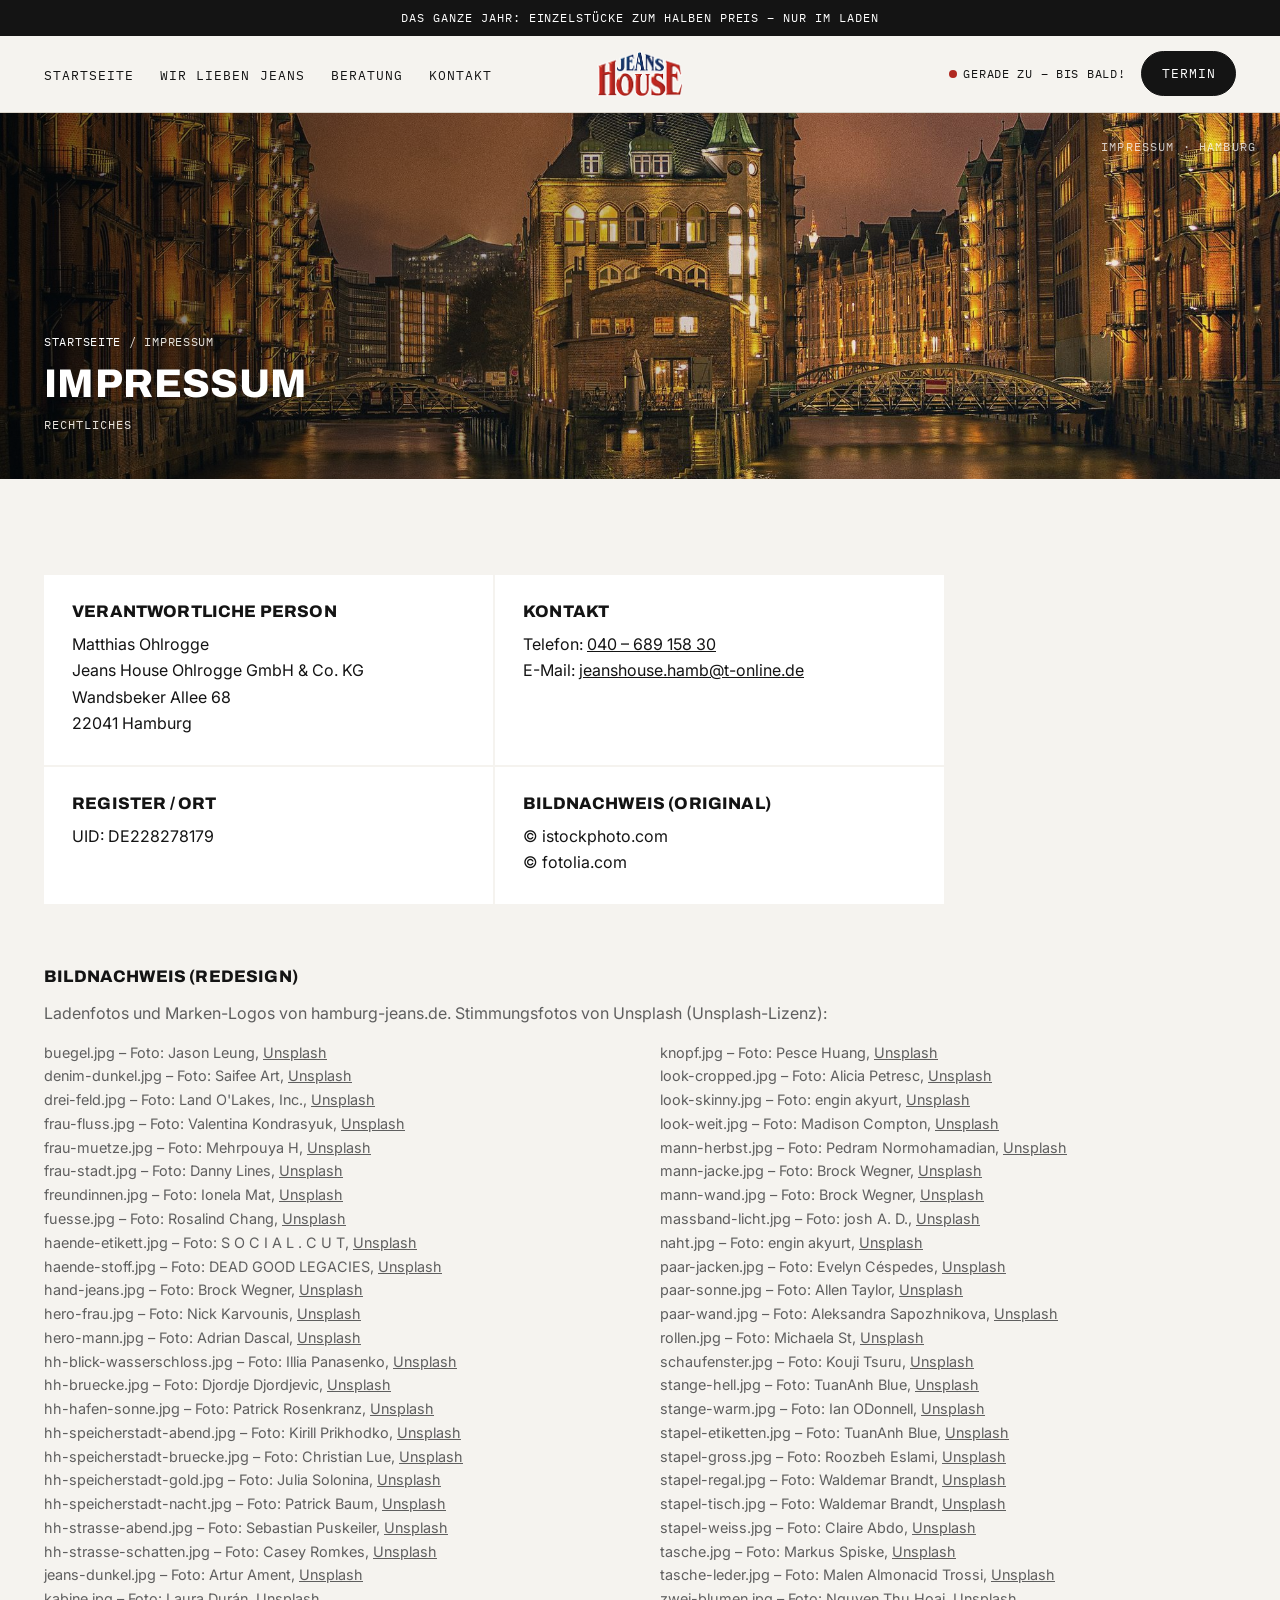
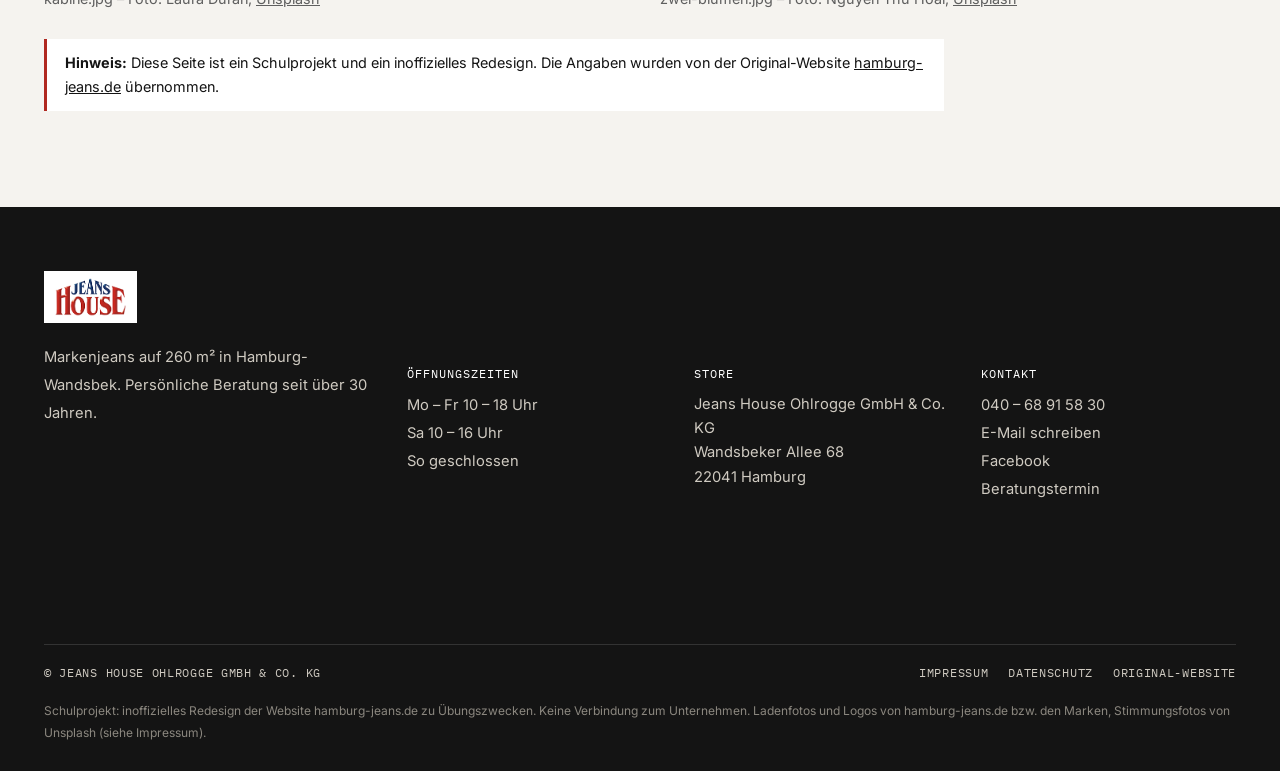
<file: impressum.html>
<!DOCTYPE html>
<html lang="de">
<head>
<meta charset="utf-8">
<meta name="viewport" content="width=device-width, initial-scale=1">
<title>Impressum – Jeans House Hamburg</title>
<meta name="description" content="Impressum von Jeans House Ohlrogge GmbH & Co. KG, Hamburg.">
<meta name="author" content="Schulprojekt – Redesign von hamburg-jeans.de">
<link rel="icon" href="img/favicon.png">
<link rel="preconnect" href="https://fonts.googleapis.com">
<link rel="preconnect" href="https://fonts.gstatic.com" crossorigin>
<link href="https://fonts.googleapis.com/css2?family=Archivo:wght@800&amp;family=IBM+Plex+Mono:wght@400&amp;family=Inter:wght@400;600&amp;display=swap" rel="stylesheet">
<link rel="stylesheet" href="style.css">
</head>
<body>

<p class="announce">Das ganze Jahr: Einzelstücke zum halben Preis – nur im Laden</p>

<header>
  <nav class="wrap nav" aria-label="Hauptnavigation">
    <button class="menu-btn" type="button" aria-label="Menü öffnen" aria-expanded="false" aria-controls="menu"><svg viewBox="0 0 24 24" fill="none" stroke="currentColor" stroke-width="1.8" stroke-linecap="round" aria-hidden="true"><path d="M4 7h16M4 12h16M4 17h16"/></svg></button>
    <ul id="menu">
      <li><a href="index.html">Startseite</a></li>
      <li><a href="wir-lieben-jeans.html">Wir lieben Jeans</a></li>
      <li><a href="beratung.html">Beratung</a></li>
      <li><a href="kontakt.html">Kontakt</a></li>
    </ul>
    <a href="index.html" class="logo"><img src="img/logo.png" alt="Jeans House – zur Startseite" width="88" height="48"></a>
    <div class="nav-right">
      <p class="status"><i></i><span>Öffnungszeiten</span></p>
      <a href="beratung.html#termin" class="btn btn-dark btn-pill">Termin</a>
    </div>
  </nav>
</header>

<main>
  <section class="film-wide cine-title">
    <img src="img/hh-speicherstadt-nacht.jpg" alt="Speicherstadt bei Nacht">
    <p class="timecode" aria-hidden="true">IMPRESSUM · HAMBURG</p>
    <div class="wrap">
      <p class="crumbs" style="color:#e7e3dc"><a href="index.html">Startseite</a> / Impressum</p>
      <h1>Impressum</h1>
      <p class="label" style="color:#e7e3dc">Rechtliches</p>
    </div>
  </section>

  <section>
    <div class="wrap">
      <h2 class="sr-only">Angaben gemäß Impressumspflicht</h2>
      <div class="info-cards">
        <section>
          <h3>Verantwortliche Person</h3>
          <address>Matthias Ohlrogge<br>Jeans House Ohlrogge GmbH &amp; Co. KG<br>Wandsbeker Allee 68<br>22041 Hamburg</address>
        </section>
        <section>
          <h3>Kontakt</h3>
          <p>Telefon: <a href="tel:+494068915830">040 – 689 158 30</a><br>E-Mail: <a href="mailto:jeanshouse.hamb@t-online.de">jeanshouse.hamb@t-online.de</a></p>
        </section>
        <section>
          <h3>Register / Ort</h3>
          <p>UID: DE228278179</p>
        </section>
        <section>
          <h3>Bildnachweis (Original)</h3>
          <p>© istockphoto.com<br>© fotolia.com</p>
        </section>
      </div>
      <section class="tight" style="padding-bottom:0">
        <h3 style="margin-bottom:14px">Bildnachweis (Redesign)</h3>
        <p class="muted" style="margin-bottom:14px">Ladenfotos und Marken-Logos von hamburg-jeans.de. Stimmungsfotos von Unsplash (Unsplash-Lizenz):</p>
        <ul class="credits">
          <li>buegel.jpg – Foto: Jason Leung, <a href="https://unsplash.com/photos/blue-denim-jeans-on-brown-clothes-hanger-EtOMMg1nSR8" target="_blank" rel="noopener">Unsplash</a></li>
          <li>denim-dunkel.jpg – Foto: Saifee Art, <a href="https://unsplash.com/photos/close-up-of-blue-denim-fabric-with-stitching-B6iH7VqPHUM" target="_blank" rel="noopener">Unsplash</a></li>
          <li>drei-feld.jpg – Foto: Land O&#x27;Lakes, Inc., <a href="https://unsplash.com/photos/three-young-people-walk-through-a-dry-grassy-field-o8gGuhfjB2M" target="_blank" rel="noopener">Unsplash</a></li>
          <li>frau-fluss.jpg – Foto: Valentina Kondrasyuk, <a href="https://unsplash.com/photos/young-woman-with-long-red-hair-by-a-bridge-KaaGoJIxRgg" target="_blank" rel="noopener">Unsplash</a></li>
          <li>frau-muetze.jpg – Foto: Mehrpouya H, <a href="https://unsplash.com/photos/person-in-black-cap-and-jacket-_VbtA-dztJs" target="_blank" rel="noopener">Unsplash</a></li>
          <li>frau-stadt.jpg – Foto: Danny Lines, <a href="https://unsplash.com/photos/woman-in-blue-denim-jacket-standing-near-black-metal-fence-during-daytime-p4N0MnVJTeI" target="_blank" rel="noopener">Unsplash</a></li>
          <li>freundinnen.jpg – Foto: Ionela Mat, <a href="https://unsplash.com/photos/two-women-walking-down-a-sidewalk-holding-hands-B3GJEF4ACIA" target="_blank" rel="noopener">Unsplash</a></li>
          <li>fuesse.jpg – Foto: Rosalind Chang, <a href="https://unsplash.com/photos/four-people-wearing-boots-5vdF1XAwpvs" target="_blank" rel="noopener">Unsplash</a></li>
          <li>haende-etikett.jpg – Foto: S O C I A L . C U T, <a href="https://unsplash.com/photos/person-in-blue-denim-jeans-holding-white-paper-02NEVE2fKQw" target="_blank" rel="noopener">Unsplash</a></li>
          <li>haende-stoff.jpg – Foto: DEAD GOOD LEGACIES, <a href="https://unsplash.com/photos/adult-and-child-hands-holding-fabric-pieces-together-Wqj7PxTVs5c" target="_blank" rel="noopener">Unsplash</a></li>
          <li>hand-jeans.jpg – Foto: Brock Wegner, <a href="https://unsplash.com/photos/person-in-blue-denim-jacket-and-black-pants-sitting-on-brown-rock-MHE-hSxPMaw" target="_blank" rel="noopener">Unsplash</a></li>
          <li>hero-frau.jpg – Foto: Nick Karvounis, <a href="https://unsplash.com/photos/woman-sitting-on-window-near-staircase-U6a6zC3P8tM" target="_blank" rel="noopener">Unsplash</a></li>
          <li>hero-mann.jpg – Foto: Adrian Dascal, <a href="https://unsplash.com/photos/man-in-blue-washed-jacket-1QOsJGbNIgk" target="_blank" rel="noopener">Unsplash</a></li>
          <li>hh-blick-wasserschloss.jpg – Foto: Illia Panasenko, <a href="https://unsplash.com/photos/a-person-standing-on-a-bridge-looking-at-a-building-2gqSsWWod-g" target="_blank" rel="noopener">Unsplash</a></li>
          <li>hh-bruecke.jpg – Foto: Djordje Djordjevic, <a href="https://unsplash.com/photos/people-walking-across-a-bridge-in-the-rain-l8c9V6EgqbU" target="_blank" rel="noopener">Unsplash</a></li>
          <li>hh-hafen-sonne.jpg – Foto: Patrick Rosenkranz, <a href="https://unsplash.com/photos/silhouette-of-boat-on-sea-during-sunset-qgL4ePSZcUo" target="_blank" rel="noopener">Unsplash</a></li>
          <li>hh-speicherstadt-abend.jpg – Foto: Kirill Prikhodko, <a href="https://unsplash.com/photos/a-river-with-buildings-along-it-kXbb7eYxtPs" target="_blank" rel="noopener">Unsplash</a></li>
          <li>hh-speicherstadt-bruecke.jpg – Foto: Christian Lue, <a href="https://unsplash.com/photos/brown-and-white-concrete-building-near-bridge-under-cloudy-sky-during-daytime-nmBZkKB5En0" target="_blank" rel="noopener">Unsplash</a></li>
          <li>hh-speicherstadt-gold.jpg – Foto: Julia Solonina, <a href="https://unsplash.com/photos/aerial-photography-of-brown-and-black-house-utViXRpCE9s" target="_blank" rel="noopener">Unsplash</a></li>
          <li>hh-speicherstadt-nacht.jpg – Foto: Patrick Baum, <a href="https://unsplash.com/photos/view-of-building-with-suspension-bridge-by-the-water-qk3x9BDXG4Y" target="_blank" rel="noopener">Unsplash</a></li>
          <li>hh-strasse-abend.jpg – Foto: Sebastian Puskeiler, <a href="https://unsplash.com/photos/a-city-street-at-night-with-people-walking-on-it-IExYa4IZiLA" target="_blank" rel="noopener">Unsplash</a></li>
          <li>hh-strasse-schatten.jpg – Foto: Casey Romkes, <a href="https://unsplash.com/photos/a-person-walks-towards-a-busy-city-street-4xWbuBUHXiA" target="_blank" rel="noopener">Unsplash</a></li>
          <li>jeans-dunkel.jpg – Foto: Artur Ament, <a href="https://unsplash.com/photos/jeans-hang-on-a-rack-waiting-to-be-sold-WRh36PUMA2I" target="_blank" rel="noopener">Unsplash</a></li>
          <li>kabine.jpg – Foto: Laura Durán, <a href="https://unsplash.com/photos/empty-fitting-rooms-with-curtains-and-numbers-KxRzdLHnHJ4" target="_blank" rel="noopener">Unsplash</a></li>
          <li>knopf.jpg – Foto: Pesce Huang, <a href="https://unsplash.com/photos/close-up-of-denim-jeans-details-including-the-button-RWLTHuxCqYo" target="_blank" rel="noopener">Unsplash</a></li>
          <li>look-cropped.jpg – Foto: Alicia Petresc, <a href="https://unsplash.com/photos/person-wears-blue-jeans-BciCcl8tjVU" target="_blank" rel="noopener">Unsplash</a></li>
          <li>look-skinny.jpg – Foto: engin akyurt, <a href="https://unsplash.com/photos/woman-in-blue-denim-jeans-and-white-sneakers-ahs1R32GG9Y" target="_blank" rel="noopener">Unsplash</a></li>
          <li>look-weit.jpg – Foto: Madison Compton, <a href="https://unsplash.com/photos/woman-sitting-on-concrete-building-outdoor-rRaMgfGdEEI" target="_blank" rel="noopener">Unsplash</a></li>
          <li>mann-herbst.jpg – Foto: Pedram Normohamadian, <a href="https://unsplash.com/photos/woman-in-blue-denim-jacket-and-blue-denim-jeans-standing-on-road-during-daytime-M3-eH4_UNpQ" target="_blank" rel="noopener">Unsplash</a></li>
          <li>mann-jacke.jpg – Foto: Brock Wegner, <a href="https://unsplash.com/photos/man-in-blue-denim-jacket-and-black-fitted-cap-sN9BqTtWJIE" target="_blank" rel="noopener">Unsplash</a></li>
          <li>mann-wand.jpg – Foto: Brock Wegner, <a href="https://unsplash.com/photos/man-in-blue-denim-jacket-wearing-black-cap-VYuV0yZc5eI" target="_blank" rel="noopener">Unsplash</a></li>
          <li>massband-licht.jpg – Foto: josh A. D., <a href="https://unsplash.com/photos/a-person-holding-a-tape-measure-in-their-hand-B4qHQYWTMz0" target="_blank" rel="noopener">Unsplash</a></li>
          <li>naht.jpg – Foto: engin akyurt, <a href="https://unsplash.com/photos/blue-denim-textile-with-white-button-M-NPViXH_do" target="_blank" rel="noopener">Unsplash</a></li>
          <li>paar-jacken.jpg – Foto: Evelyn Céspedes, <a href="https://unsplash.com/photos/couple-wearing-distress-denim-jackets-QLSov-QKfWM" target="_blank" rel="noopener">Unsplash</a></li>
          <li>paar-sonne.jpg – Foto: Allen Taylor, <a href="https://unsplash.com/photos/a-man-and-woman-walking-WpBUG4e_a6U" target="_blank" rel="noopener">Unsplash</a></li>
          <li>paar-wand.jpg – Foto: Aleksandra Sapozhnikova, <a href="https://unsplash.com/photos/couple-holding-hands-leaning-against-wall-gAtEXBg_OpM" target="_blank" rel="noopener">Unsplash</a></li>
          <li>rollen.jpg – Foto: Michaela St, <a href="https://unsplash.com/photos/a-close-up-of-a-pile-of-blue-yarn-EsbeQKsKZNQ" target="_blank" rel="noopener">Unsplash</a></li>
          <li>schaufenster.jpg – Foto: Kouji Tsuru, <a href="https://unsplash.com/photos/denim-overalls-with-bear-logo-displayed-in-shop-window-B7SutarMNsc" target="_blank" rel="noopener">Unsplash</a></li>
          <li>stange-hell.jpg – Foto: TuanAnh Blue, <a href="https://unsplash.com/photos/five-pairs-of-jeans-hanging-on-a-clothes-rack-2QSK4kFoVZE" target="_blank" rel="noopener">Unsplash</a></li>
          <li>stange-warm.jpg – Foto: Ian ODonnell, <a href="https://unsplash.com/photos/denim-jackets-hanging-on-a-rack-in-a-store-m0bnY2nFo0A" target="_blank" rel="noopener">Unsplash</a></li>
          <li>stapel-etiketten.jpg – Foto: TuanAnh Blue, <a href="https://unsplash.com/photos/a-pile-of-jeans-sitting-on-top-of-a-table-1BTQNemHT0U" target="_blank" rel="noopener">Unsplash</a></li>
          <li>stapel-gross.jpg – Foto: Roozbeh Eslami, <a href="https://unsplash.com/photos/a-pile-of-blue-jeans-stacked-on-top-of-each-other-omsbsgbXlB4" target="_blank" rel="noopener">Unsplash</a></li>
          <li>stapel-regal.jpg – Foto: Waldemar Brandt, <a href="https://unsplash.com/photos/pile-of-blue-denim-jeans-lot-UP9DtTjRYpI" target="_blank" rel="noopener">Unsplash</a></li>
          <li>stapel-tisch.jpg – Foto: Waldemar Brandt, <a href="https://unsplash.com/photos/blue-denim-bottoms-lot-HmgSNpswOxM" target="_blank" rel="noopener">Unsplash</a></li>
          <li>stapel-weiss.jpg – Foto: Claire Abdo, <a href="https://unsplash.com/photos/a-stack-of-jeans-sitting-on-top-of-each-other-aWLTXw6kbDw" target="_blank" rel="noopener">Unsplash</a></li>
          <li>tasche.jpg – Foto: Markus Spiske, <a href="https://unsplash.com/photos/blue-denim-RDZZs9F53LE" target="_blank" rel="noopener">Unsplash</a></li>
          <li>tasche-leder.jpg – Foto: Malen Almonacid Trossi, <a href="https://unsplash.com/photos/a-close-up-of-a-persons-jeans-dWuWKax0CSM" target="_blank" rel="noopener">Unsplash</a></li>
          <li>zwei-blumen.jpg – Foto: Nguyen Thu Hoai, <a href="https://unsplash.com/photos/two-people-holding-hands-and-flower-hQBQ1ATvH10" target="_blank" rel="noopener">Unsplash</a></li>
        </ul>
      </section>
      <p class="note-school"><strong>Hinweis:</strong> Diese Seite ist ein Schulprojekt und ein inoffizielles Redesign. Die Angaben wurden von der Original-Website <a href="https://www.hamburg-jeans.de/impressum/" target="_blank" rel="noopener">hamburg-jeans.de</a> übernommen.</p>
    </div>
  </section>
</main>

<footer>
  <div class="wrap">
    <div class="foot-grid">
      <div>
        <a href="index.html" class="foot-logo"><img src="img/logo.png" alt="Jeans House" width="73" height="40"></a>
        <p>Markenjeans auf 260 m² in Hamburg-Wandsbek. Persönliche Beratung seit über 30 Jahren.</p>
      </div>
      <section>
        <h2 class="foot-h">ÖFFNUNGSZEITEN</h2>
        <p>Mo – Fr 10 – 18 Uhr<br>Sa 10 – 16 Uhr<br>So geschlossen</p>
      </section>
      <section>
        <h2 class="foot-h">STORE</h2>
        <address>Jeans House Ohlrogge GmbH &amp; Co. KG<br>Wandsbeker Allee 68<br>22041 Hamburg</address>
      </section>
      <section>
        <h2 class="foot-h">KONTAKT</h2>
        <ul>
          <li><a href="tel:+494068915830">040 – 68 91 58 30</a></li>
          <li><a href="mailto:jeanshouse.hamb@t-online.de">E-Mail schreiben</a></li>
          <li><a href="https://www.facebook.com/hamburgjeans/" target="_blank" rel="noopener">Facebook</a></li>
          <li><a href="beratung.html#termin">Beratungstermin</a></li>
        </ul>
      </section>
    </div>
    <div class="foot-bottom">
      <span>© Jeans House Ohlrogge GmbH &amp; Co. KG</span>
      <nav aria-label="Rechtliches"><a href="impressum.html">Impressum</a><a href="datenschutz.html">Datenschutz</a><a href="https://www.hamburg-jeans.de/" target="_blank" rel="noopener">Original-Website</a></nav>
    </div>
    <p class="disclaimer">Schulprojekt: inoffizielles Redesign der Website hamburg-jeans.de zu Übungszwecken. Keine Verbindung zum Unternehmen. Ladenfotos und Logos von hamburg-jeans.de bzw. den Marken, Stimmungsfotos von Unsplash (siehe Impressum).</p>
  </div>
</footer>

<script src="main.js"></script>
</body>
</html>
</file>
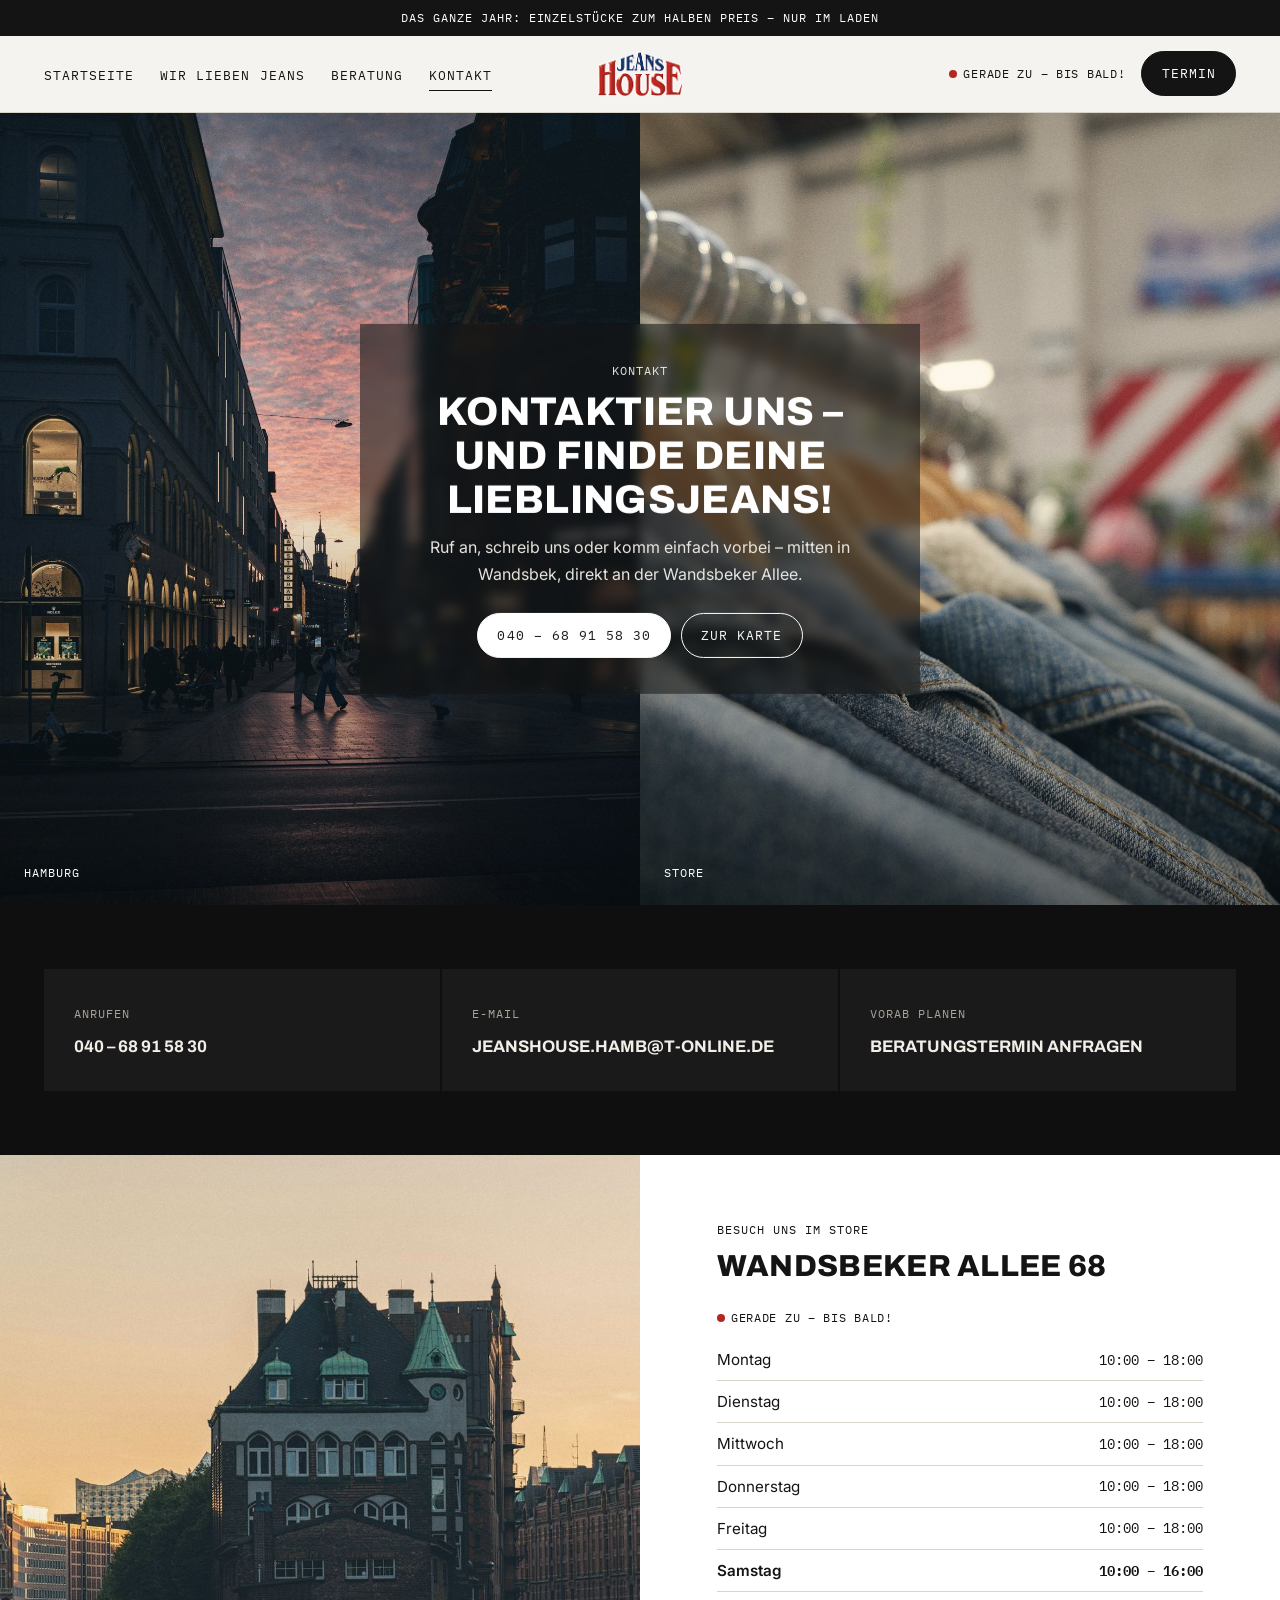
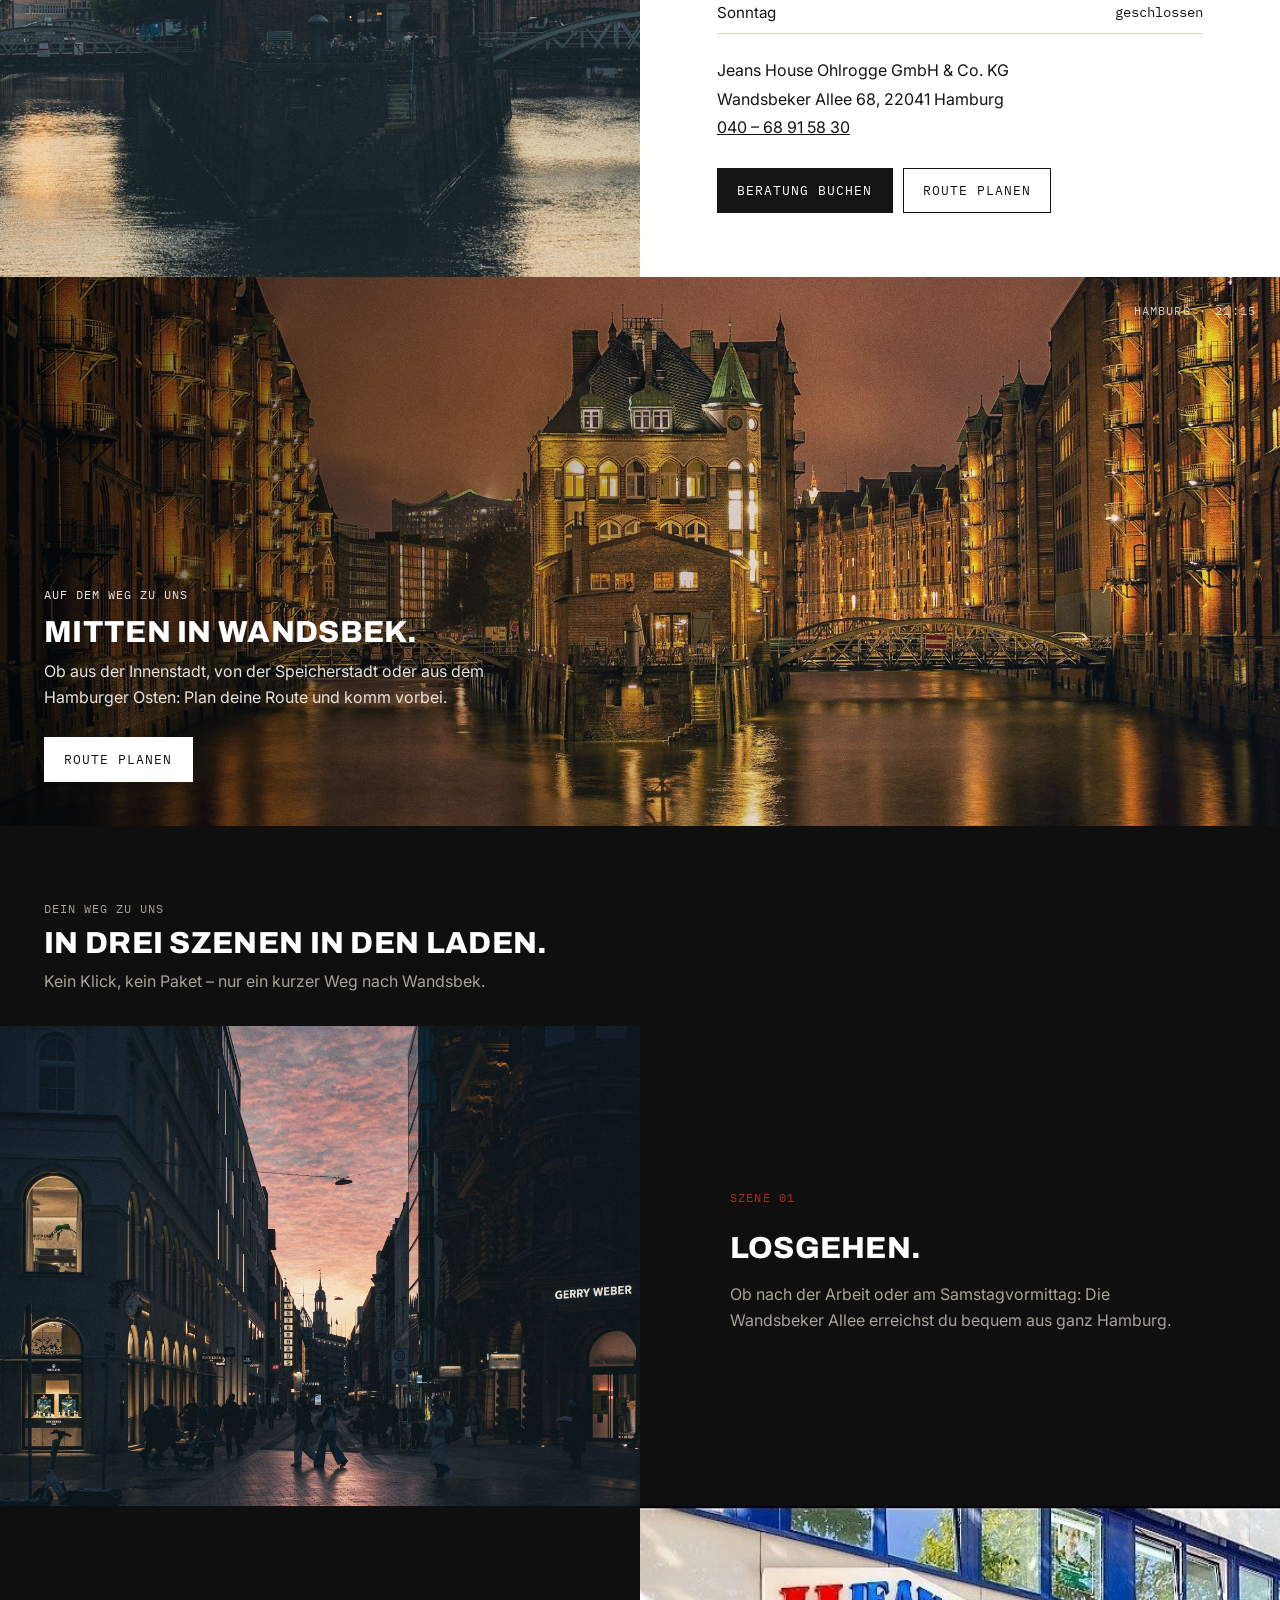
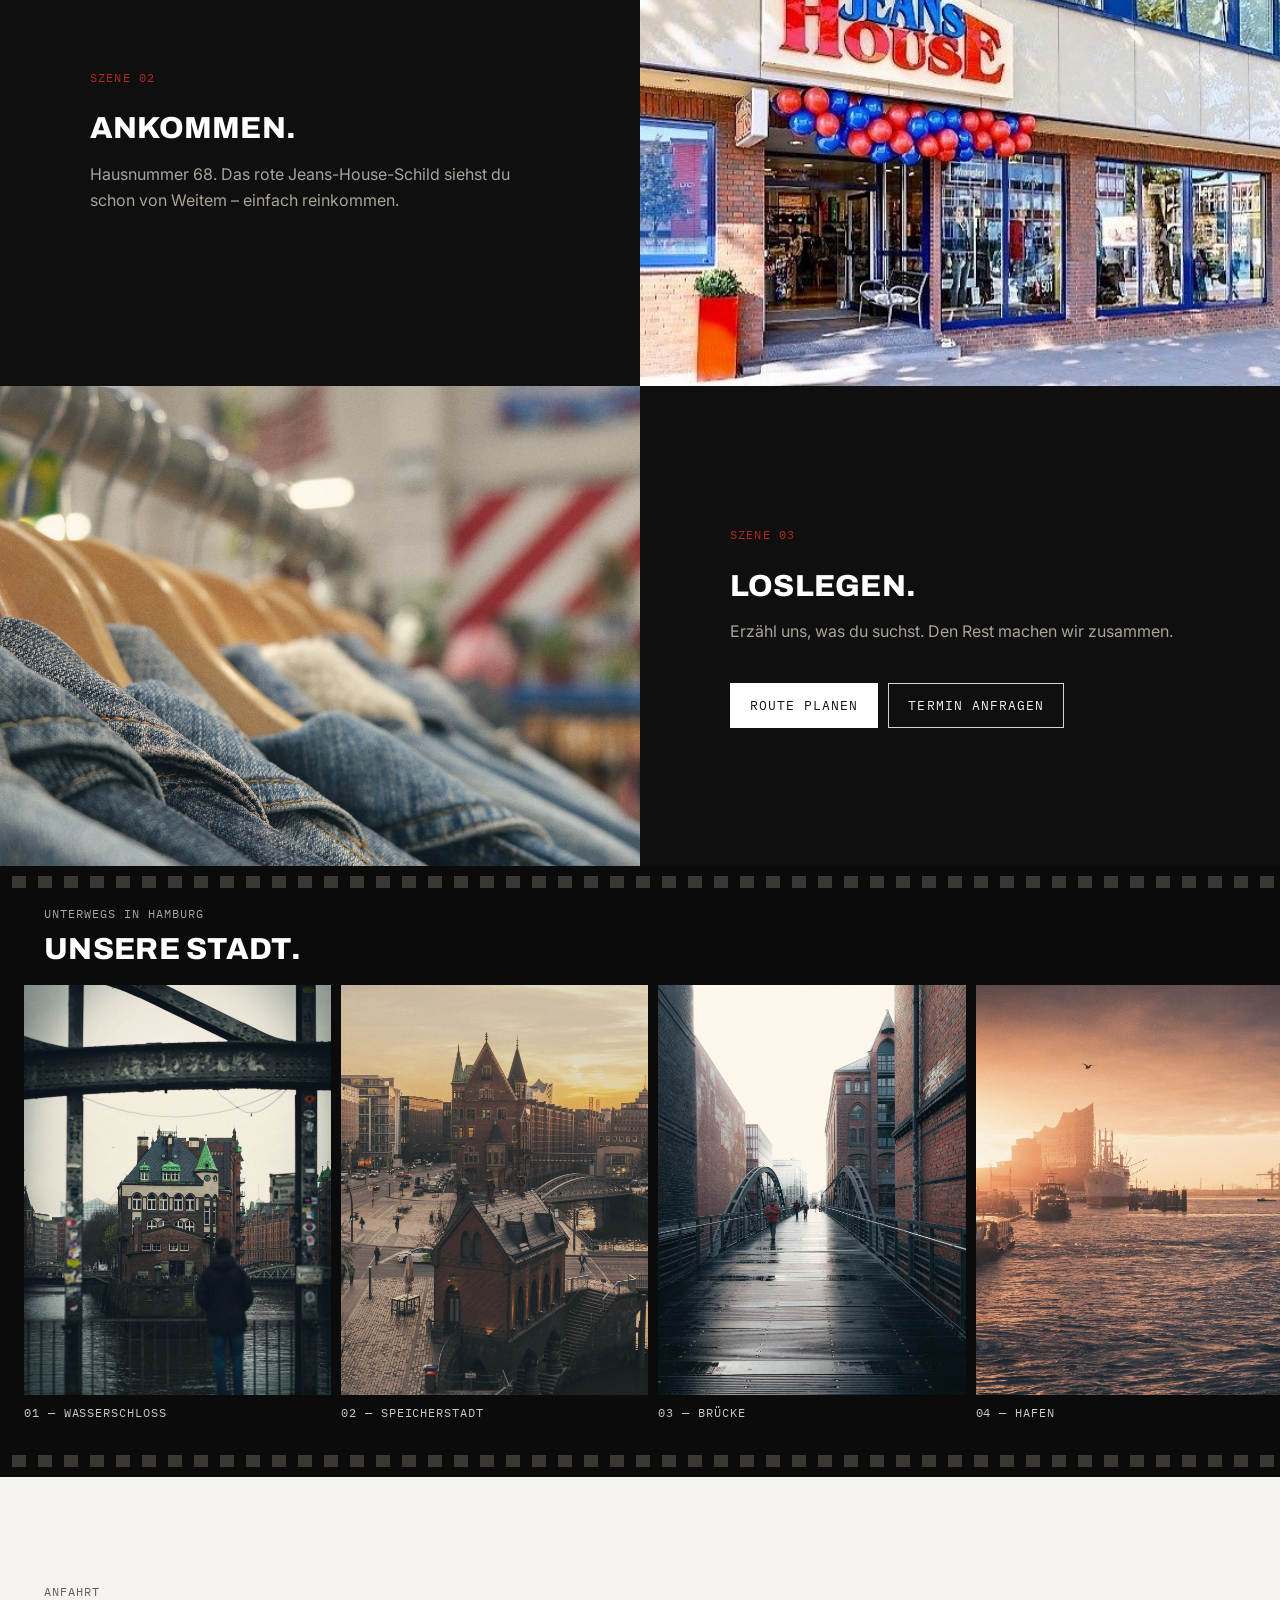
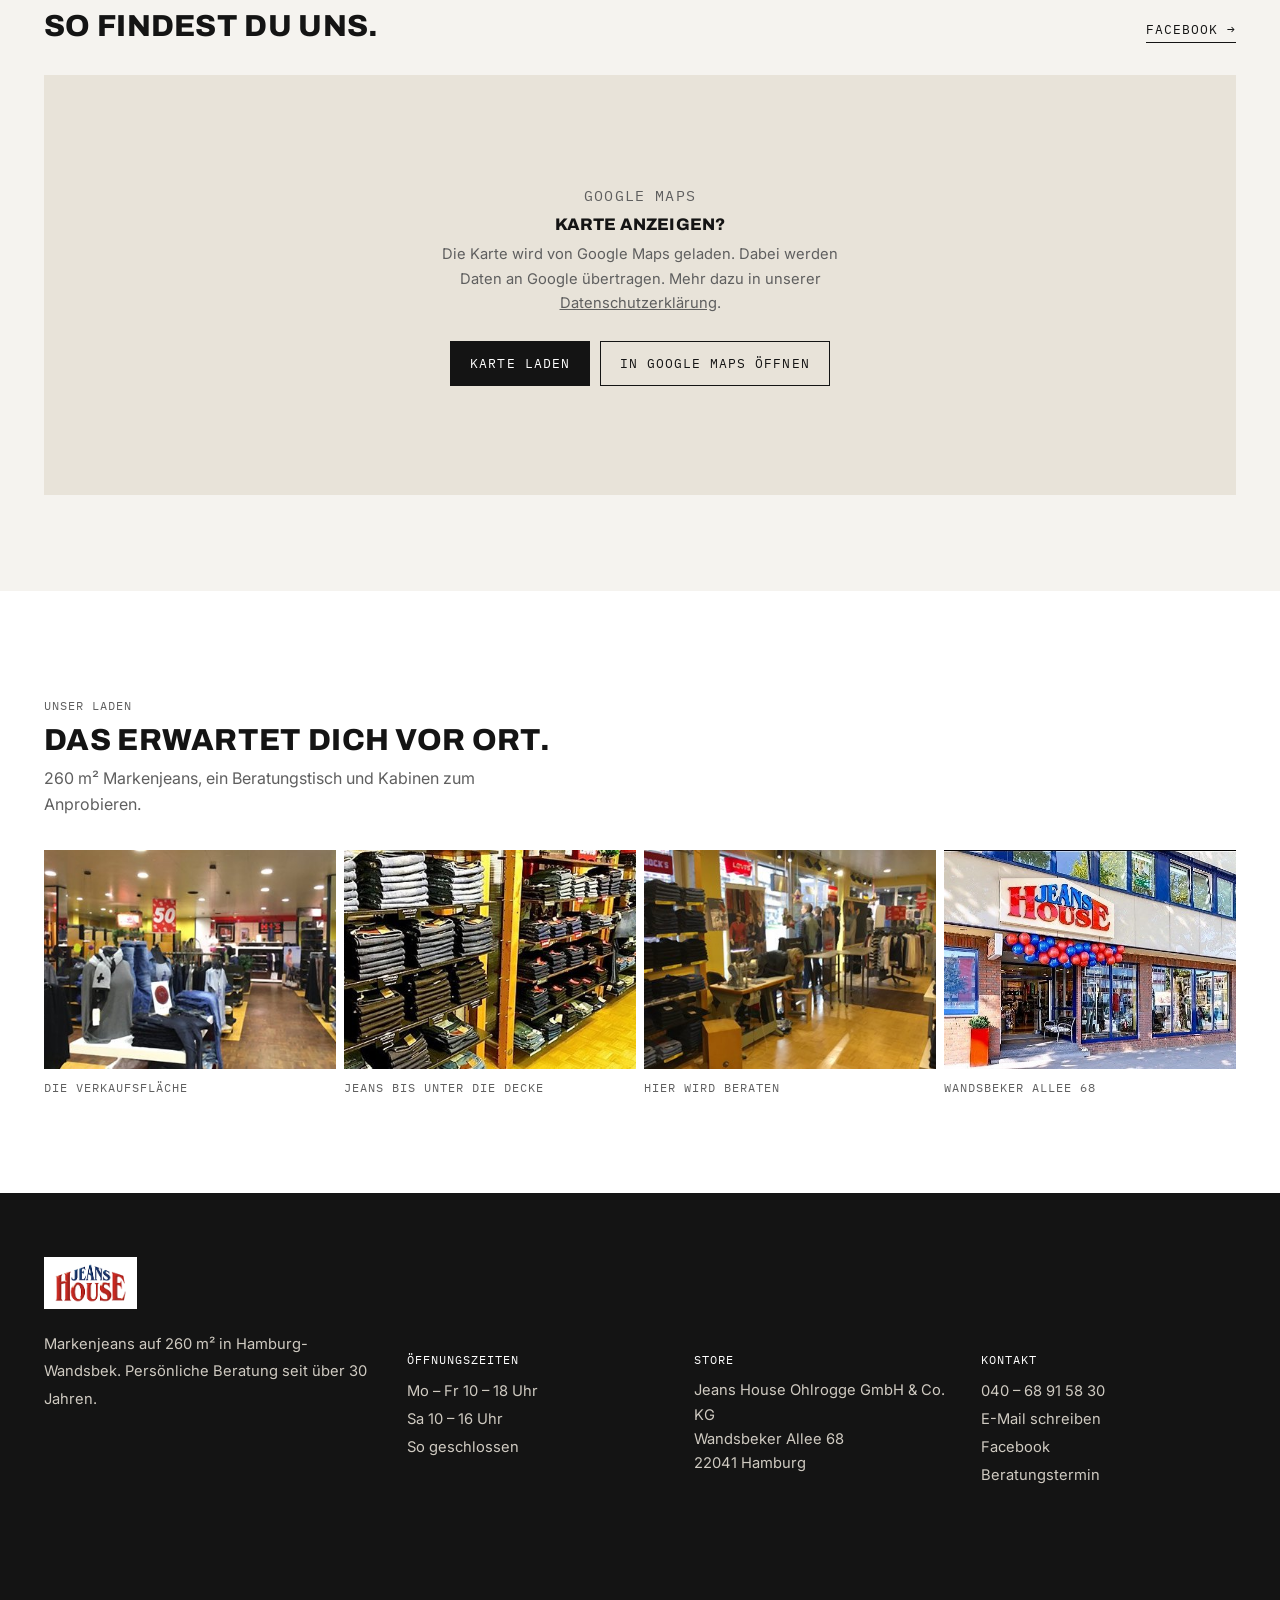
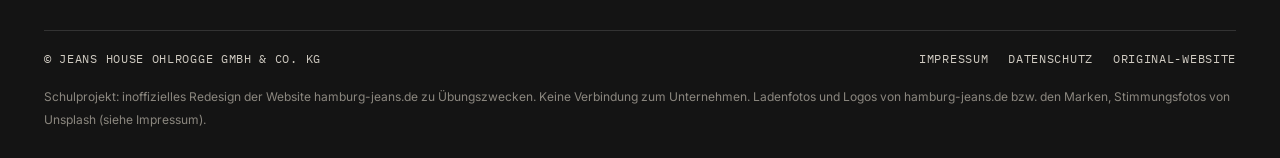
<file: kontakt.html>
<!DOCTYPE html>
<html lang="de">
<head>
<meta charset="utf-8">
<meta name="viewport" content="width=device-width, initial-scale=1">
<title>Kontakt – Jeans House Hamburg</title>
<meta name="description" content="Öffnungszeiten, Adresse, Karte und Kontakt von Jeans House, Wandsbeker Allee 68, 22041 Hamburg.">
<meta name="author" content="Schulprojekt – Redesign von hamburg-jeans.de">
<link rel="icon" href="img/favicon.png">
<link rel="preconnect" href="https://fonts.googleapis.com">
<link rel="preconnect" href="https://fonts.gstatic.com" crossorigin>
<link href="https://fonts.googleapis.com/css2?family=Archivo:wght@800&amp;family=IBM+Plex+Mono:wght@400&amp;family=Inter:wght@400;600&amp;display=swap" rel="stylesheet">
<link rel="stylesheet" href="style.css">
</head>
<body>

<p class="announce">Das ganze Jahr: Einzelstücke zum halben Preis – nur im Laden</p>

<header>
  <nav class="wrap nav" aria-label="Hauptnavigation">
    <button class="menu-btn" type="button" aria-label="Menü öffnen" aria-expanded="false" aria-controls="menu"><svg viewBox="0 0 24 24" fill="none" stroke="currentColor" stroke-width="1.8" stroke-linecap="round" aria-hidden="true"><path d="M4 7h16M4 12h16M4 17h16"/></svg></button>
    <ul id="menu">
      <li><a href="index.html">Startseite</a></li>
      <li><a href="wir-lieben-jeans.html">Wir lieben Jeans</a></li>
      <li><a href="beratung.html">Beratung</a></li>
      <li><a href="kontakt.html" aria-current="page">Kontakt</a></li>
    </ul>
    <a href="index.html" class="logo"><img src="img/logo.png" alt="Jeans House – zur Startseite" width="88" height="48"></a>
    <div class="nav-right">
      <p class="status"><i></i><span>Öffnungszeiten</span></p>
      <a href="beratung.html#termin" class="btn btn-dark btn-pill">Termin</a>
    </div>
  </nav>
</header>

<main>
  <section class="split-hero" aria-labelledby="hero-titel">
    <figure><img src="img/hh-strasse-abend.jpg" alt="Hamburger Straße in der Abenddämmerung"><figcaption class="label">Hamburg</figcaption></figure>
    <figure><img src="img/stange-warm.jpg" alt="Jeans auf Bügeln im warmen Licht"><figcaption class="label">Store</figcaption></figure>
    <div class="hero-text">
      <p class="label">Kontakt</p>
      <h1 id="hero-titel">Kontaktier uns – und finde deine Lieblingsjeans!</h1>
      <p>Ruf an, schreib uns oder komm einfach vorbei – mitten in Wandsbek, direkt an der Wandsbeker Allee.</p>
      <div class="actions"><a href="tel:+494068915830" class="btn btn-light btn-pill">040 – 68 91 58 30</a><a href="#anfahrt" class="btn btn-light btn-pill" style="background:none;color:#fff">Zur Karte</a></div>
    </div>
  </section>

  <section class="tight dark">
    <div class="wrap">
      <h2 class="sr-only">So erreichst du uns</h2>
      <div class="contact-cards">
        <a class="c-card" href="tel:+494068915830"><span class="label muted">Anrufen</span><strong>040 – 68 91 58 30</strong></a>
        <a class="c-card" href="mailto:jeanshouse.hamb@t-online.de"><span class="label muted">E-Mail</span><strong>jeanshouse.hamb@t-online.de</strong></a>
        <a class="c-card" href="beratung.html#termin"><span class="label muted">Vorab planen</span><strong>Beratungstermin anfragen</strong></a>
      </div>
    </div>
  </section>

  <section class="visit" style="padding:0">
    <img src="img/hh-speicherstadt-abend.jpg" alt="Hamburger Speicherstadt am Abend" loading="lazy">
    <div class="text">
      <p class="label">Besuch uns im Store</p>
      <h2>Wandsbeker Allee 68</h2>
      <p class="status"><i></i><span>Öffnungszeiten</span></p>
      <table class="hours">
            <tr data-d="1"><td>Montag</td><td>10:00 – 18:00</td></tr>
            <tr data-d="2"><td>Dienstag</td><td>10:00 – 18:00</td></tr>
            <tr data-d="3"><td>Mittwoch</td><td>10:00 – 18:00</td></tr>
            <tr data-d="4"><td>Donnerstag</td><td>10:00 – 18:00</td></tr>
            <tr data-d="5"><td>Freitag</td><td>10:00 – 18:00</td></tr>
            <tr data-d="6"><td>Samstag</td><td>10:00 – 16:00</td></tr>
            <tr data-d="0"><td>Sonntag</td><td>geschlossen</td></tr>
          </table>
      <address class="address">Jeans House Ohlrogge GmbH &amp; Co. KG<br>Wandsbeker Allee 68, 22041 Hamburg<br><a href="tel:+494068915830">040 – 68 91 58 30</a></address>
      <div class="actions">
        <a class="btn btn-dark" href="beratung.html#termin">Beratung buchen</a>
        <a class="btn" target="_blank" rel="noopener" href="https://www.google.com/maps/search/?api=1&amp;query=Wandsbeker+Allee+68+22041+Hamburg">Route planen</a>
      </div>
    </div>
  </section>

  <section class="film-wide">
    <img src="img/hh-speicherstadt-nacht.jpg" alt="Speicherstadt bei Nacht mit beleuchteten Fassaden" loading="lazy">
    <p class="timecode" aria-hidden="true">HAMBURG · 21:15</p>
    <div class="wrap">
      <p class="label" style="color:#e7e3dc">Auf dem Weg zu uns</p>
      <h2>Mitten in Wandsbek.</h2>
      <p>Ob aus der Innenstadt, von der Speicherstadt oder aus dem Hamburger Osten: Plan deine Route und komm vorbei.</p>
      <div class="actions"><a class="btn btn-light" target="_blank" rel="noopener" href="https://www.google.com/maps/search/?api=1&amp;query=Wandsbeker+Allee+68+22041+Hamburg">Route planen</a></div>
    </div>
  </section>

  <div class="dark">
    <section class="tight" style="padding-bottom:0">
      <div class="wrap">
        <div class="section-head">
        <div>
          <p class="label">Dein Weg zu uns</p>
          <h2>In drei Szenen in den Laden.</h2>
          <p>Kein Klick, kein Paket – nur ein kurzer Weg nach Wandsbek.</p>
        </div>
      </div>
      </div>
    </section>

  <section class="editorial" style="padding:0">
    <img src="img/hh-strasse-abend.jpg" alt="Hamburger Straße in der Abenddämmerung" loading="lazy">
    <div class="text">
      <p class="label"><span class="scene-no">Szene 01</span></p>
      <h2>Losgehen.</h2>
        <p>Ob nach der Arbeit oder am Samstagvormittag: Die Wandsbeker Allee erreichst du bequem aus ganz Hamburg.</p>
    </div>
  </section>

  <section class="editorial flip" style="padding:0">
    <img src="img/ladenfront.jpg" alt="Ladenfront von Jeans House an der Wandsbeker Allee 68" loading="lazy">
    <div class="text">
      <p class="label"><span class="scene-no">Szene 02</span></p>
      <h2>Ankommen.</h2>
        <p>Hausnummer 68. Das rote Jeans-House-Schild siehst du schon von Weitem – einfach reinkommen.</p>
    </div>
  </section>

  <section class="editorial" style="padding:0">
    <img src="img/stange-warm.jpg" alt="Jeans auf Bügeln im warmen Licht" loading="lazy">
    <div class="text">
      <p class="label"><span class="scene-no">Szene 03</span></p>
      <h2>Loslegen.</h2>
        <p>Erzähl uns, was du suchst. Den Rest machen wir zusammen.</p>
      <div class="actions"><a class="btn btn-light" target="_blank" rel="noopener" href="https://www.google.com/maps/search/?api=1&amp;query=Wandsbeker+Allee+68+22041+Hamburg">Route planen</a><a class="btn" href="beratung.html#termin">Termin anfragen</a></div>
    </div>
  </section>
  </div>

  <section class="filmstrip-wrap" style="padding-left:0;padding-right:0">
    <div class="filmstrip-head">
      <p class="label" style="color:#a9a398">Unterwegs in Hamburg</p>
      <h2>Unsere Stadt.</h2>
    </div>
    <div class="filmstrip">
      <figure><img src="img/hh-blick-wasserschloss.jpg" alt="Blick auf das Wasserschloss" loading="lazy"><figcaption>01 — Wasserschloss</figcaption></figure>
      <figure><img src="img/hh-speicherstadt-gold.jpg" alt="Speicherstadt im Abendlicht" loading="lazy"><figcaption>02 — Speicherstadt</figcaption></figure>
      <figure><img src="img/hh-bruecke.jpg" alt="Brücke in der Speicherstadt" loading="lazy"><figcaption>03 — Brücke</figcaption></figure>
      <figure><img src="img/hh-hafen-sonne.jpg" alt="Hamburger Hafen bei Sonnenuntergang" loading="lazy"><figcaption>04 — Hafen</figcaption></figure>
      <figure><img src="img/hh-strasse-schatten.jpg" alt="Hamburger Straße im Gegenlicht" loading="lazy"><figcaption>05 — Straße</figcaption></figure>
      <figure><img src="img/mann-herbst.jpg" alt="Person in Jeans auf herbstlicher Straße" loading="lazy"><figcaption>06 — Herbst</figcaption></figure>
      <figure><img src="img/frau-stadt.jpg" alt="Frau in Jeansjacke in der Stadt" loading="lazy"><figcaption>07 — Unterwegs</figcaption></figure>
    </div>
  </section>

  <section id="anfahrt">
    <div class="wrap">
      <div class="section-head">
        <div>
          <p class="label">Anfahrt</p>
          <h2>So findest du uns.</h2>
        </div>
        <a class="link-arrow" target="_blank" rel="noopener" href="https://www.facebook.com/hamburgjeans/">Facebook →</a>
      </div>
      <div class="map-box" id="map-box">
        <div class="map-consent">
          <p class="label">Google Maps</p>
          <h3>Karte anzeigen?</h3>
          <p>Die Karte wird von Google Maps geladen. Dabei werden Daten an Google übertragen. Mehr dazu in unserer <a href="datenschutz.html">Datenschutzerklärung</a>.</p>
          <div class="actions">
            <button class="btn btn-dark" id="load-map" type="button">Karte laden</button>
            <a class="btn" target="_blank" rel="noopener" href="https://www.google.com/maps/search/?api=1&amp;query=Wandsbeker+Allee+68+22041+Hamburg">In Google Maps öffnen</a>
          </div>
        </div>
      </div>
    </div>
  </section>

  <section class="bg-white">
    <div class="wrap">
      <div class="section-head">
        <div>
          <p class="label">Unser Laden</p>
          <h2>Das erwartet dich vor Ort.</h2>
          <p>260 m² Markenjeans, ein Beratungstisch und Kabinen zum Anprobieren.</p>
        </div>
      </div>
      <div class="store-photos">
        <figure><img src="img/laden-verkauf.jpg" alt="Verkaufsfläche mit Jeans und Oberteilen" loading="lazy"><figcaption class="label muted">Die Verkaufsfläche</figcaption></figure>
        <figure><img src="img/regale.jpg" alt="Regale voller gefalteter Jeans" loading="lazy"><figcaption class="label muted">Jeans bis unter die Decke</figcaption></figure>
        <figure><img src="img/laden-innen.jpg" alt="Beratungstisch im Laden" loading="lazy"><figcaption class="label muted">Hier wird beraten</figcaption></figure>
        <figure><img src="img/ladenfront.jpg" alt="Ladenfront von Jeans House an der Wandsbeker Allee 68" loading="lazy"><figcaption class="label muted">Wandsbeker Allee 68</figcaption></figure>
      </div>
    </div>
  </section>
</main>

<footer>
  <div class="wrap">
    <div class="foot-grid">
      <div>
        <a href="index.html" class="foot-logo"><img src="img/logo.png" alt="Jeans House" width="73" height="40"></a>
        <p>Markenjeans auf 260 m² in Hamburg-Wandsbek. Persönliche Beratung seit über 30 Jahren.</p>
      </div>
      <section>
        <h2 class="foot-h">ÖFFNUNGSZEITEN</h2>
        <p>Mo – Fr 10 – 18 Uhr<br>Sa 10 – 16 Uhr<br>So geschlossen</p>
      </section>
      <section>
        <h2 class="foot-h">STORE</h2>
        <address>Jeans House Ohlrogge GmbH &amp; Co. KG<br>Wandsbeker Allee 68<br>22041 Hamburg</address>
      </section>
      <section>
        <h2 class="foot-h">KONTAKT</h2>
        <ul>
          <li><a href="tel:+494068915830">040 – 68 91 58 30</a></li>
          <li><a href="mailto:jeanshouse.hamb@t-online.de">E-Mail schreiben</a></li>
          <li><a href="https://www.facebook.com/hamburgjeans/" target="_blank" rel="noopener">Facebook</a></li>
          <li><a href="beratung.html#termin">Beratungstermin</a></li>
        </ul>
      </section>
    </div>
    <div class="foot-bottom">
      <span>© Jeans House Ohlrogge GmbH &amp; Co. KG</span>
      <nav aria-label="Rechtliches"><a href="impressum.html">Impressum</a><a href="datenschutz.html">Datenschutz</a><a href="https://www.hamburg-jeans.de/" target="_blank" rel="noopener">Original-Website</a></nav>
    </div>
    <p class="disclaimer">Schulprojekt: inoffizielles Redesign der Website hamburg-jeans.de zu Übungszwecken. Keine Verbindung zum Unternehmen. Ladenfotos und Logos von hamburg-jeans.de bzw. den Marken, Stimmungsfotos von Unsplash (siehe Impressum).</p>
  </div>
</footer>

<script src="main.js"></script>
</body>
</html>
</file>
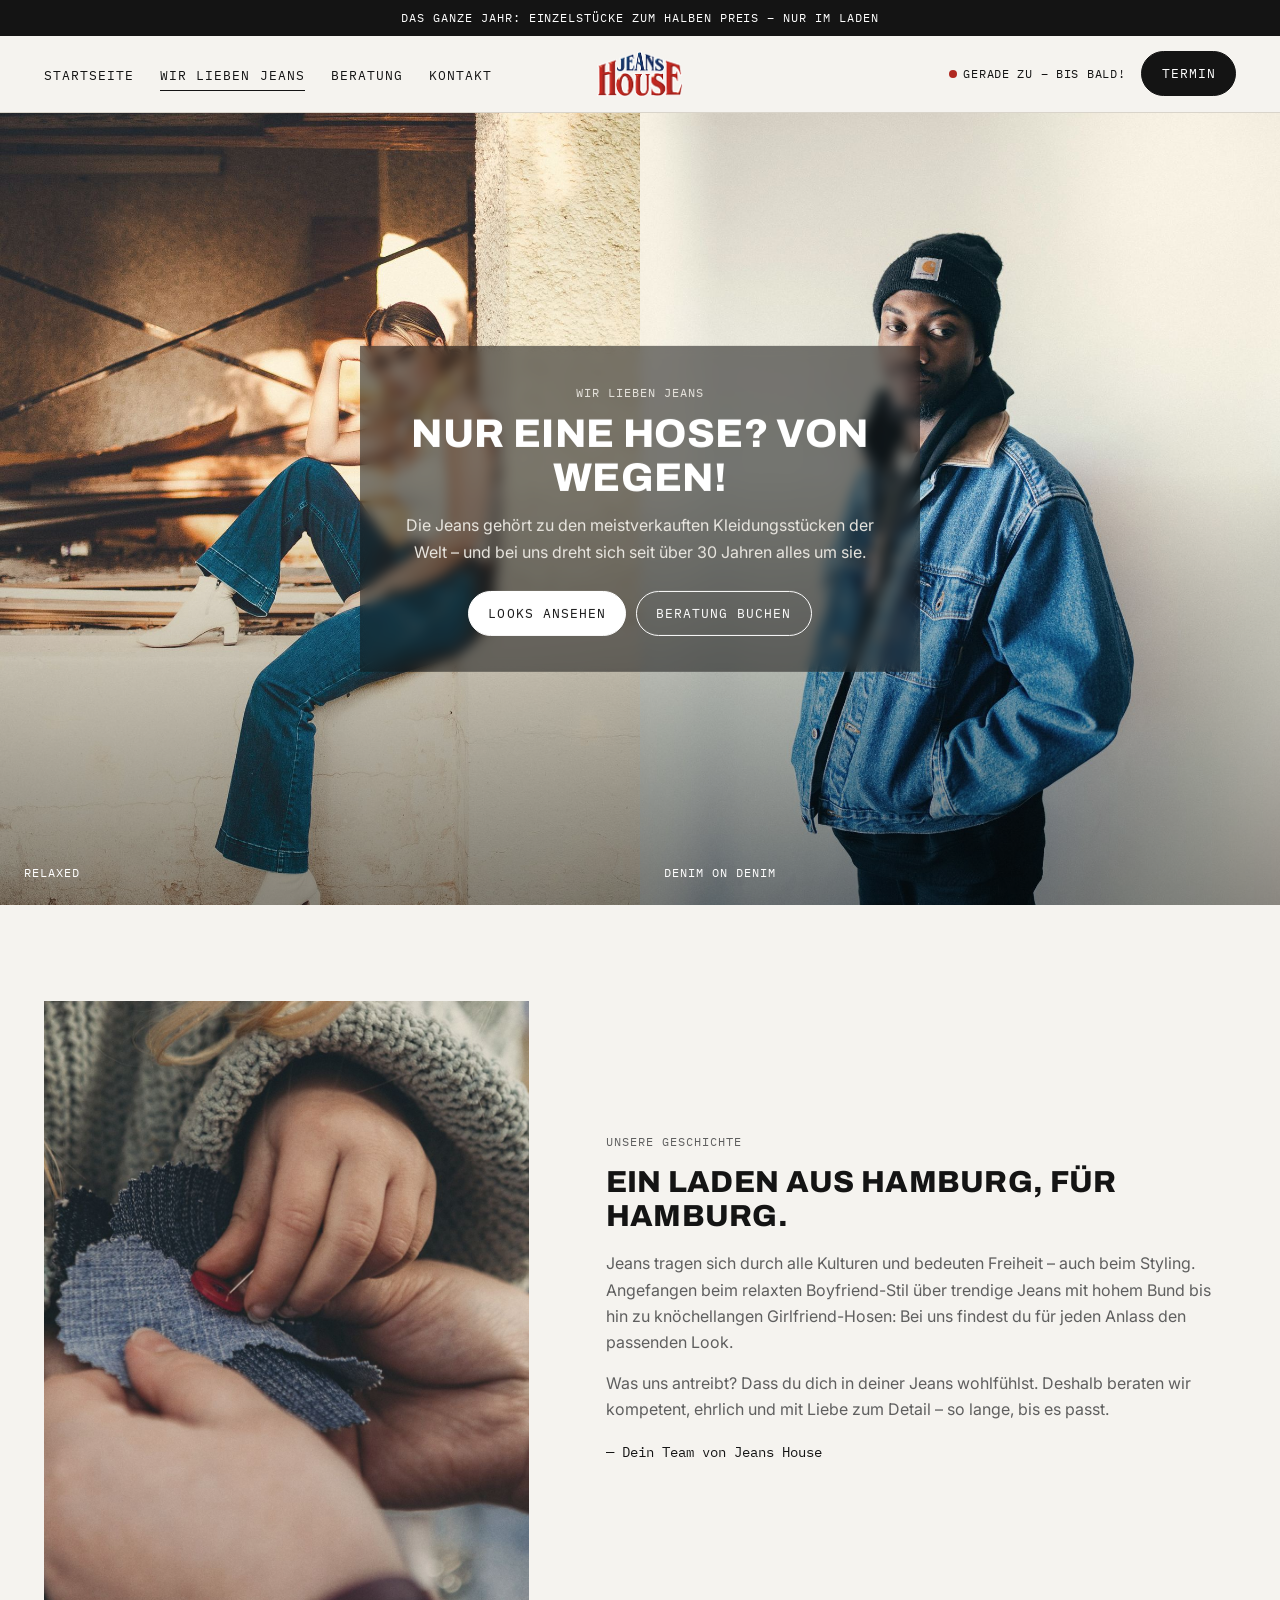
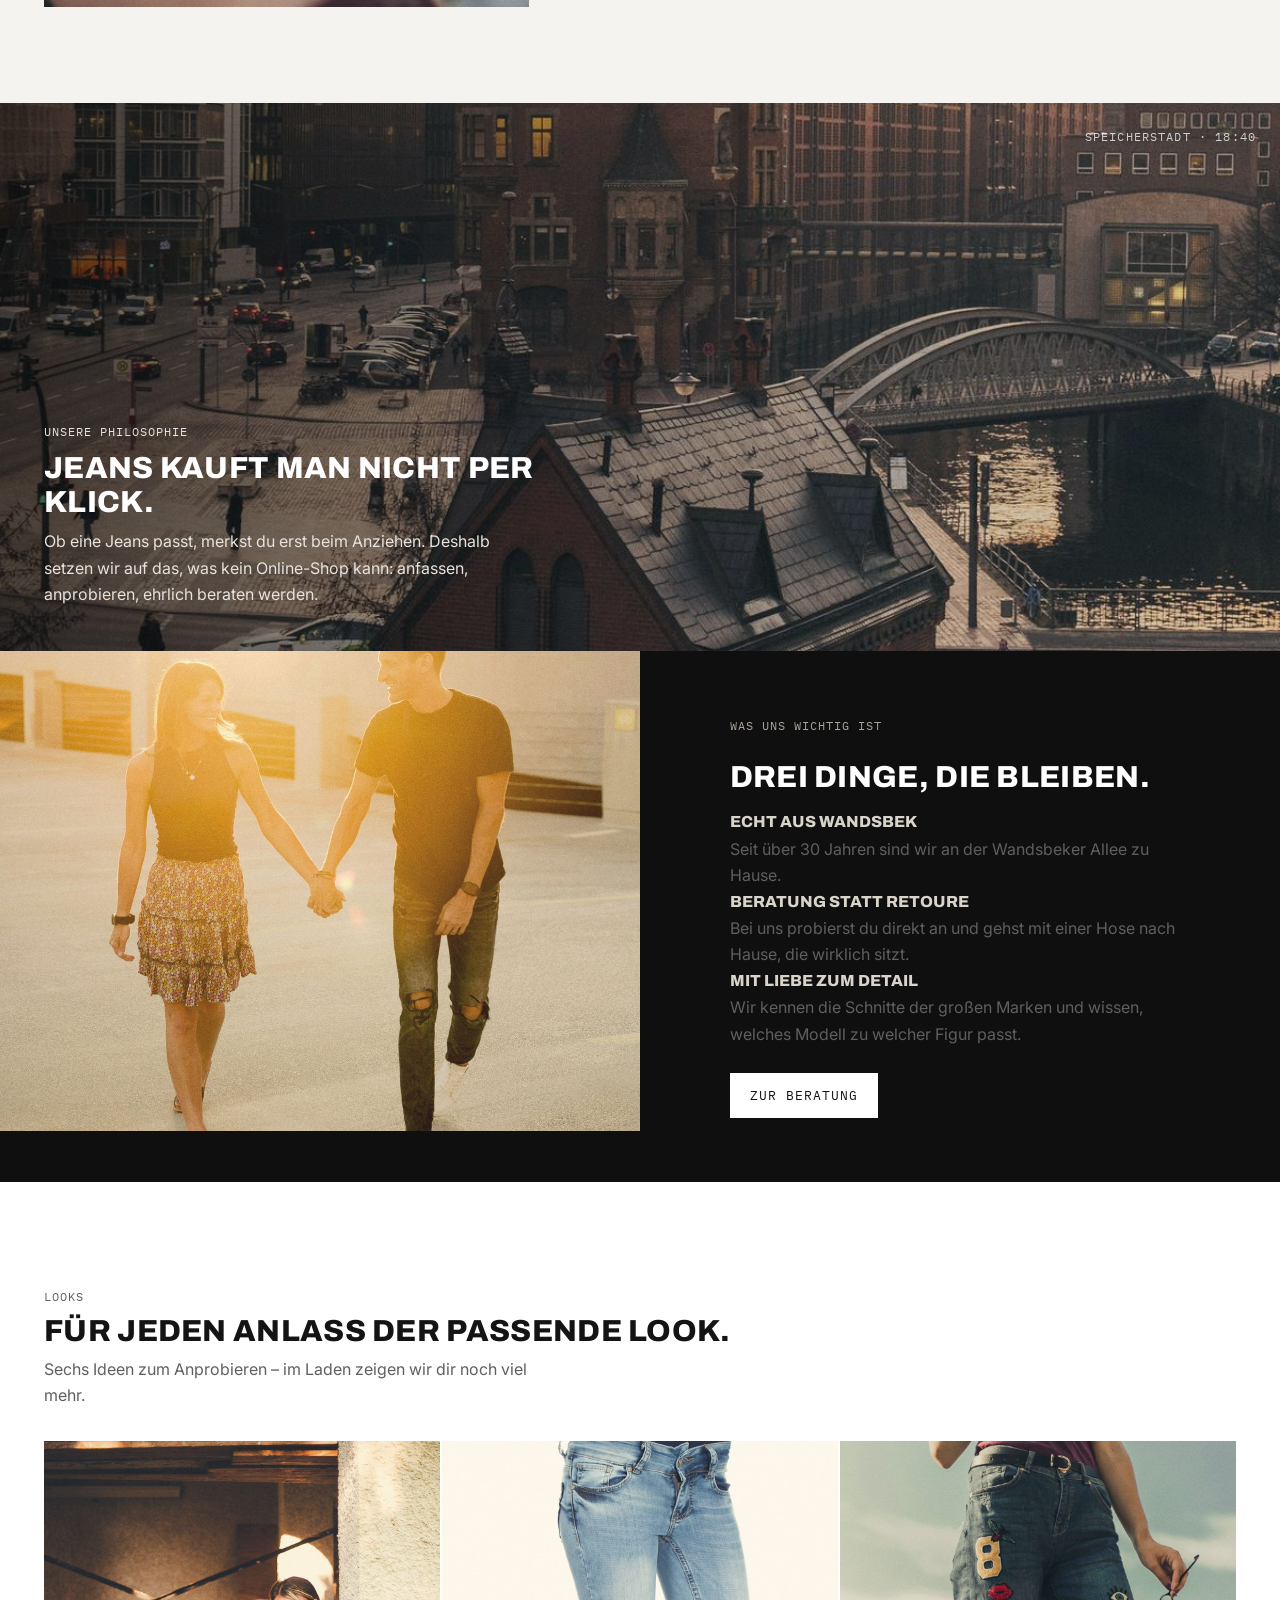
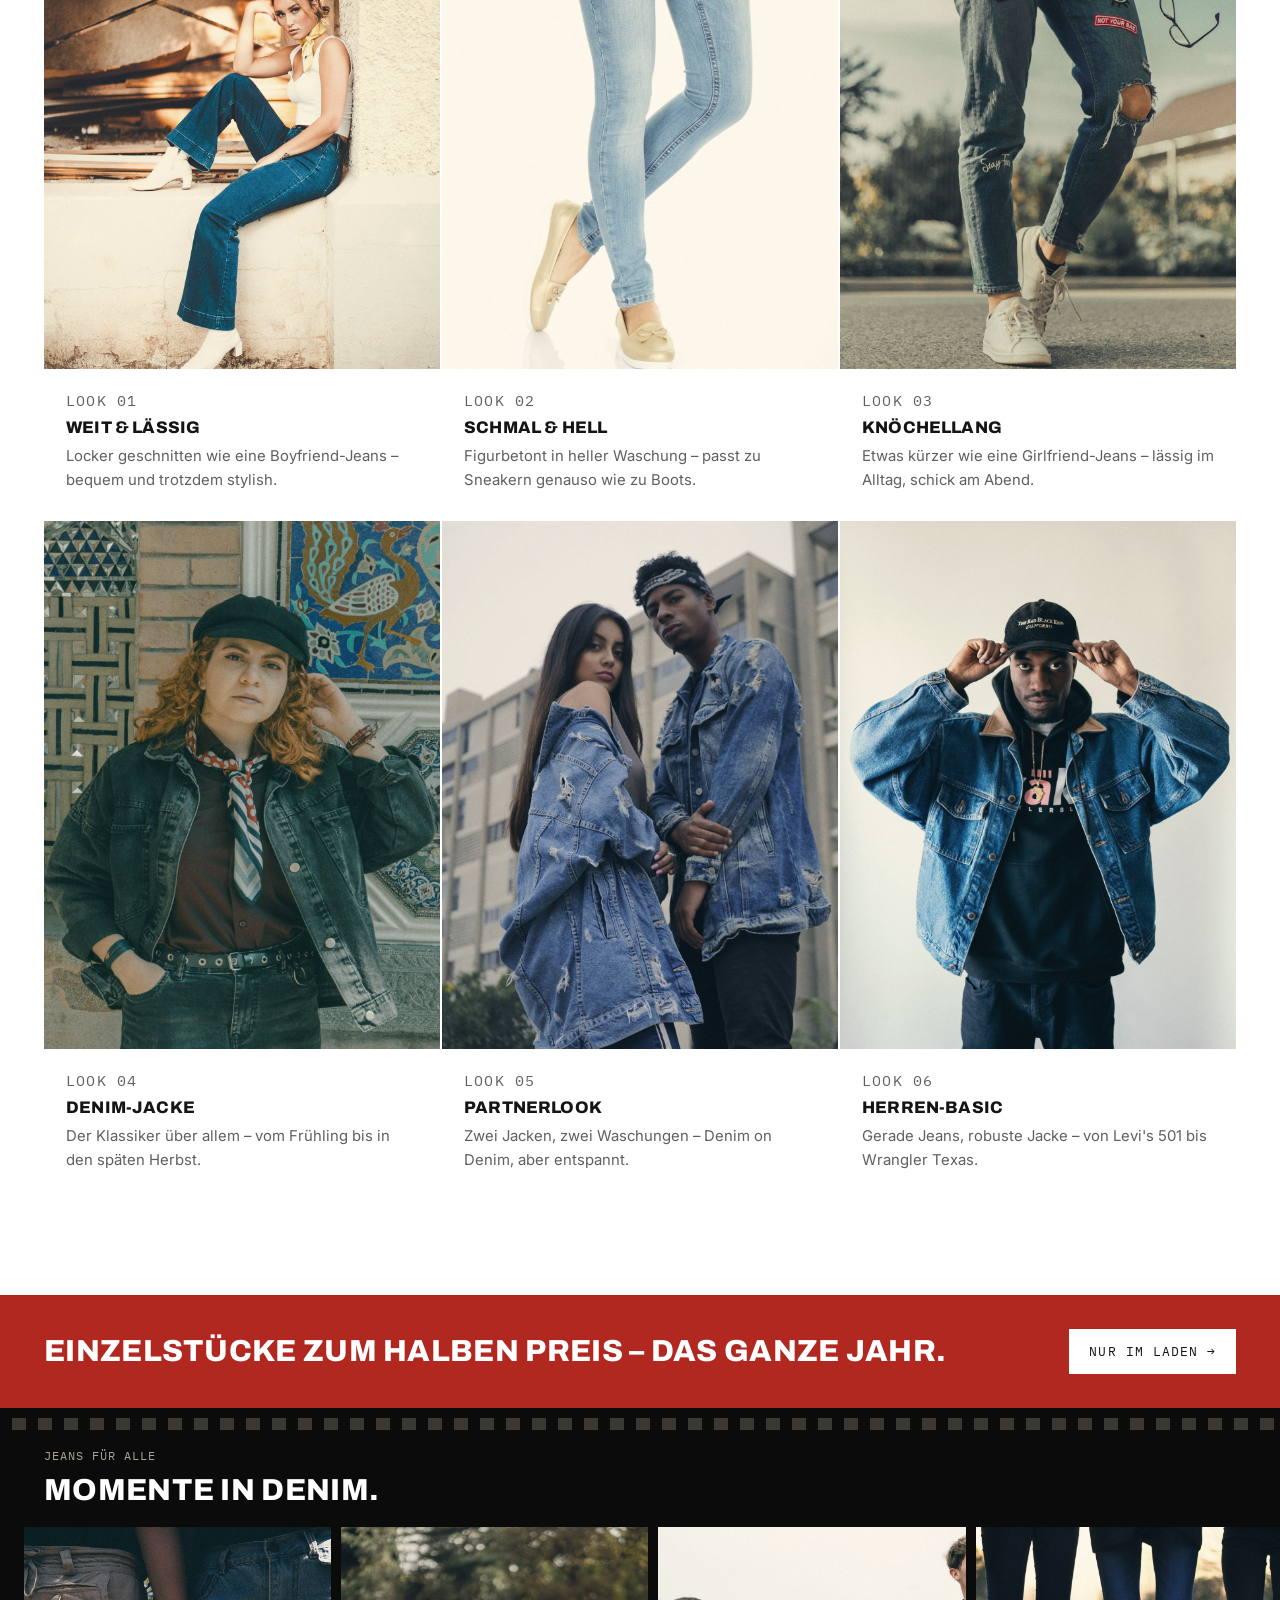
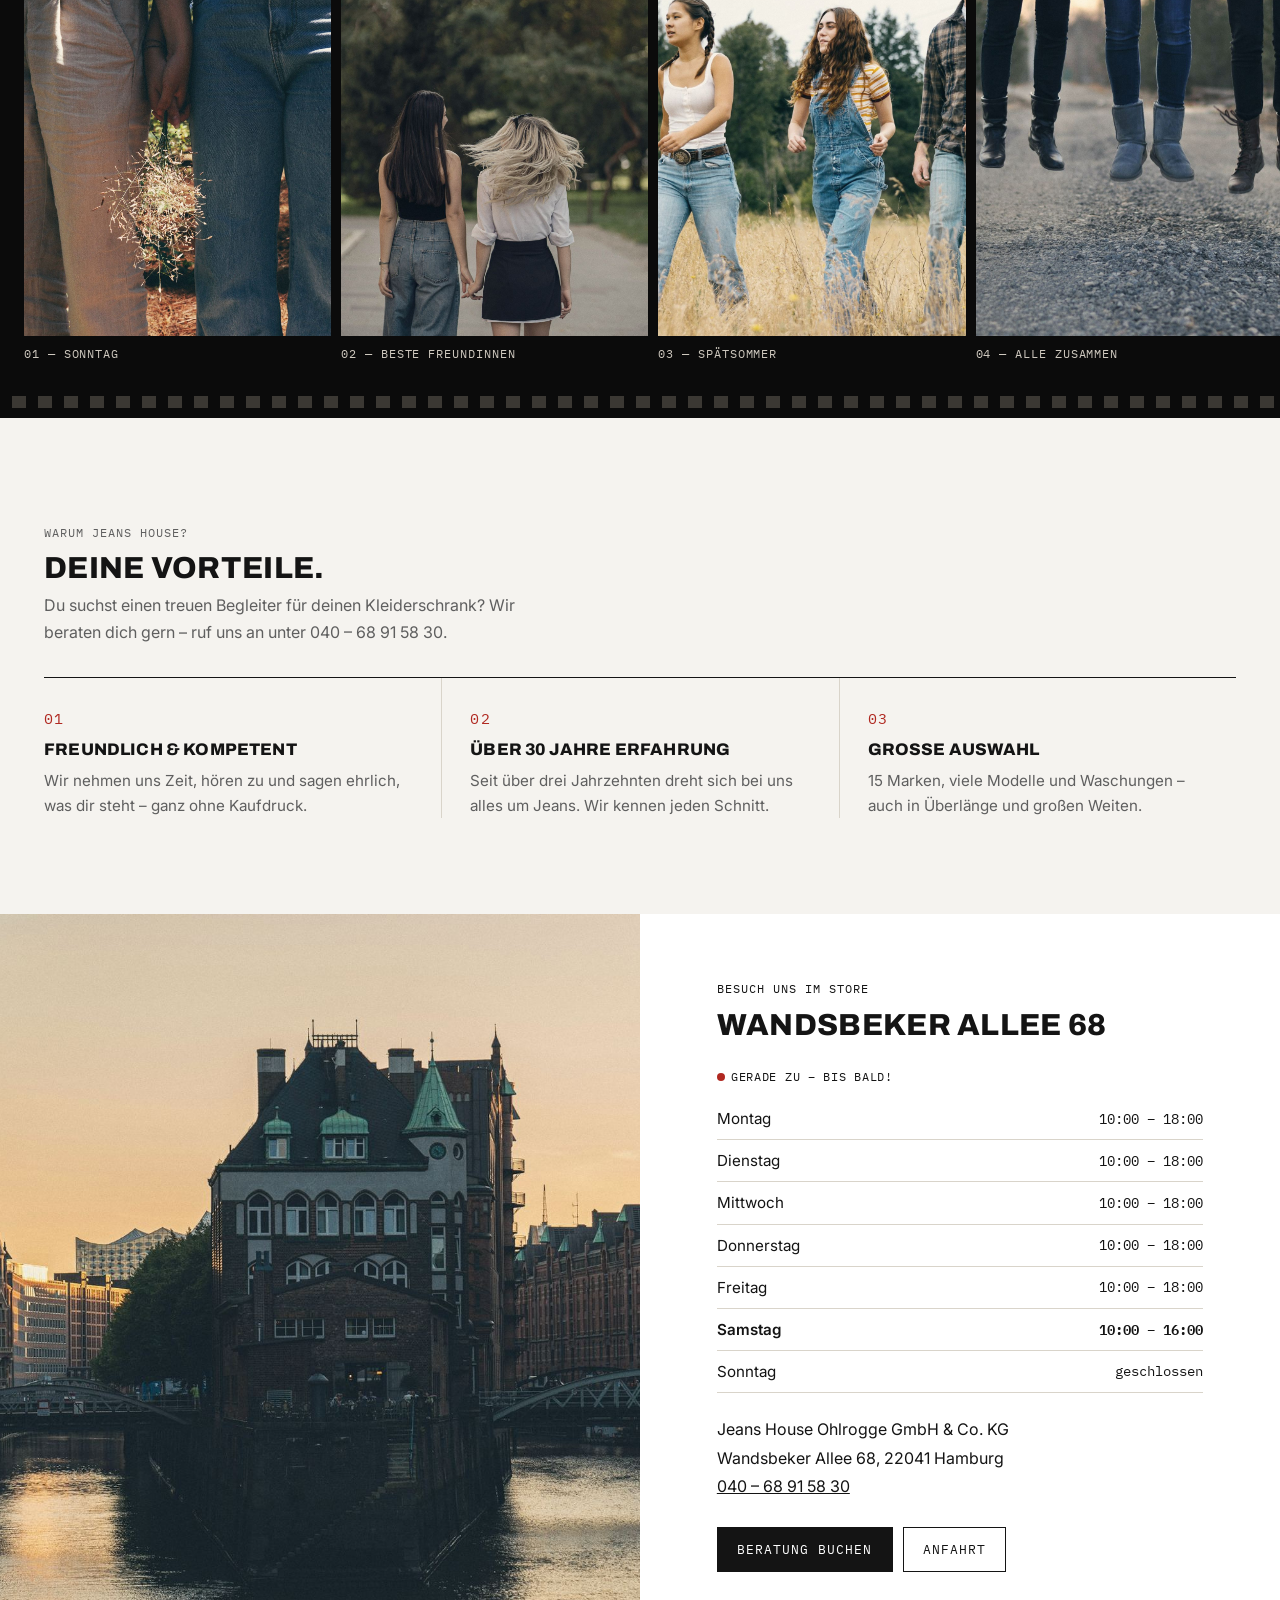
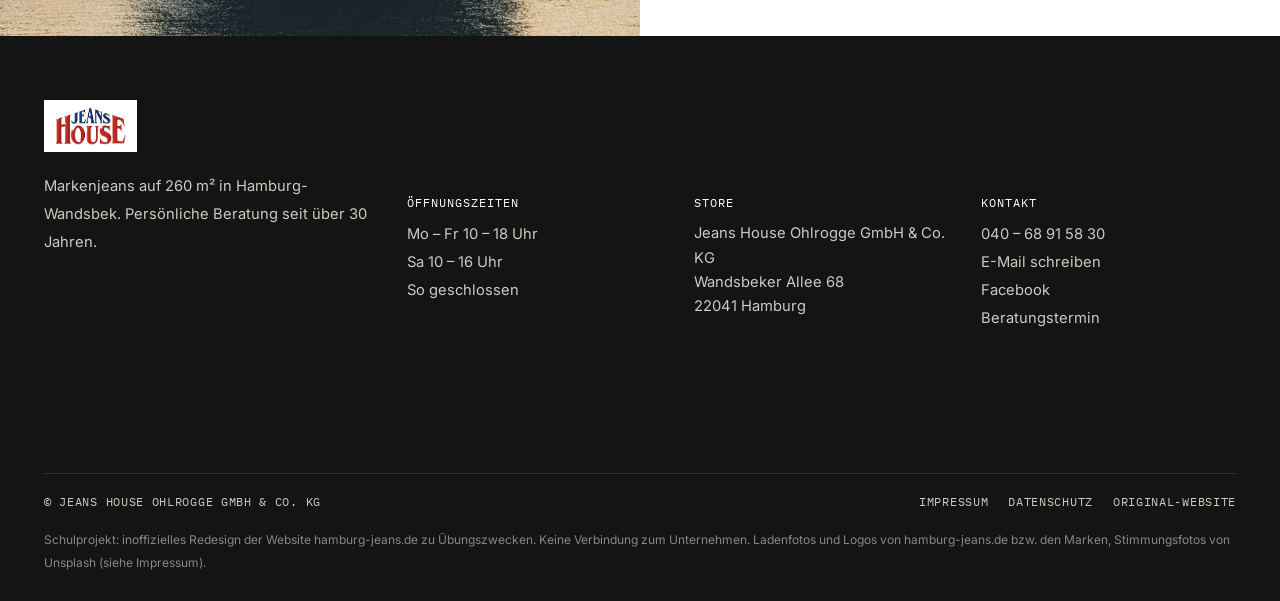
<file: wir-lieben-jeans.html>
<!DOCTYPE html>
<html lang="de">
<head>
<meta charset="utf-8">
<meta name="viewport" content="width=device-width, initial-scale=1">
<title>Wir lieben Jeans – Jeans House Hamburg</title>
<meta name="description" content="Seit über 30 Jahren Jeans-Expertise in Hamburg-Wandsbek: unsere Geschichte, Philosophie, Looks und Einzelstücke zum halben Preis.">
<meta name="author" content="Schulprojekt – Redesign von hamburg-jeans.de">
<link rel="icon" href="img/favicon.png">
<link rel="preconnect" href="https://fonts.googleapis.com">
<link rel="preconnect" href="https://fonts.gstatic.com" crossorigin>
<link href="https://fonts.googleapis.com/css2?family=Archivo:wght@800&amp;family=IBM+Plex+Mono:wght@400&amp;family=Inter:wght@400;600&amp;display=swap" rel="stylesheet">
<link rel="stylesheet" href="style.css">
</head>
<body>

<p class="announce">Das ganze Jahr: Einzelstücke zum halben Preis – nur im Laden</p>

<header>
  <nav class="wrap nav" aria-label="Hauptnavigation">
    <button class="menu-btn" type="button" aria-label="Menü öffnen" aria-expanded="false" aria-controls="menu"><svg viewBox="0 0 24 24" fill="none" stroke="currentColor" stroke-width="1.8" stroke-linecap="round" aria-hidden="true"><path d="M4 7h16M4 12h16M4 17h16"/></svg></button>
    <ul id="menu">
      <li><a href="index.html">Startseite</a></li>
      <li><a href="wir-lieben-jeans.html" aria-current="page">Wir lieben Jeans</a></li>
      <li><a href="beratung.html">Beratung</a></li>
      <li><a href="kontakt.html">Kontakt</a></li>
    </ul>
    <a href="index.html" class="logo"><img src="img/logo.png" alt="Jeans House – zur Startseite" width="88" height="48"></a>
    <div class="nav-right">
      <p class="status"><i></i><span>Öffnungszeiten</span></p>
      <a href="beratung.html#termin" class="btn btn-dark btn-pill">Termin</a>
    </div>
  </nav>
</header>

<main>
  <section class="split-hero" aria-labelledby="hero-titel">
    <figure><img src="img/look-weit.jpg" alt="Frau in weiter Jeans sitzt auf einer Betonmauer"><figcaption class="label">Relaxed</figcaption></figure>
    <figure><img src="img/mann-wand.jpg" alt="Mann in Jeansjacke und Cap vor einer weißen Wand"><figcaption class="label">Denim on Denim</figcaption></figure>
    <div class="hero-text">
      <p class="label">Wir lieben Jeans</p>
      <h1 id="hero-titel">Nur eine Hose? Von wegen!</h1>
      <p>Die Jeans gehört zu den meistverkauften Kleidungsstücken der Welt – und bei uns dreht sich seit über 30 Jahren alles um sie.</p>
      <div class="actions"><a href="#looks" class="btn btn-light btn-pill">Looks ansehen</a><a href="beratung.html#termin" class="btn btn-light btn-pill" style="background:none;color:#fff">Beratung buchen</a></div>
    </div>
  </section>

  <section>
    <div class="wrap intro">
      <img src="img/haende-stoff.jpg" alt="Hände halten ein Stück Jeansstoff" loading="lazy">
      <div>
        <p class="label">Unsere Geschichte</p>
        <h2>Ein Laden aus Hamburg, für Hamburg.</h2>
        <p>Jeans tragen sich durch alle Kulturen und bedeuten Freiheit – auch beim Styling. Angefangen beim relaxten Boyfriend-Stil über trendige Jeans mit hohem Bund bis hin zu knöchellangen Girlfriend-Hosen: Bei uns findest du für jeden Anlass den passenden Look.</p>
        <p>Was uns antreibt? Dass du dich in deiner Jeans wohlfühlst. Deshalb beraten wir kompetent, ehrlich und mit Liebe zum Detail – so lange, bis es passt.</p>
        <p class="sign">— Dein Team von Jeans House</p>
      </div>
    </div>
  </section>

  <section class="film-wide">
    <img src="img/hh-speicherstadt-gold.jpg" alt="Speicherstadt im goldenen Abendlicht" loading="lazy">
    <p class="timecode" aria-hidden="true">SPEICHERSTADT · 18:40</p>
    <div class="wrap">
      <p class="label" style="color:#e7e3dc">Unsere Philosophie</p>
      <h2>Jeans kauft man nicht per Klick.</h2>
      <p>Ob eine Jeans passt, merkst du erst beim Anziehen. Deshalb setzen wir auf das, was kein Online-Shop kann: anfassen, anprobieren, ehrlich beraten werden.</p>
    </div>
  </section>

  <div class="dark">
  <section class="editorial" style="padding:0">
    <img src="img/paar-sonne.jpg" alt="Paar in Jeans geht bei Sonnenuntergang spazieren" loading="lazy">
    <div class="text">
      <p class="label">Was uns wichtig ist</p>
      <h2>Drei Dinge, die bleiben.</h2>
      <dl class="philo">
        <div><dt>Echt aus Wandsbek</dt><dd>Seit über 30 Jahren sind wir an der Wandsbeker Allee zu Hause.</dd></div>
        <div><dt>Beratung statt Retoure</dt><dd>Bei uns probierst du direkt an und gehst mit einer Hose nach Hause, die wirklich sitzt.</dd></div>
        <div><dt>Mit Liebe zum Detail</dt><dd>Wir kennen die Schnitte der großen Marken und wissen, welches Modell zu welcher Figur passt.</dd></div>
      </dl>
      <div class="actions"><a href="beratung.html" class="btn btn-light">Zur Beratung</a></div>
    </div>
  </section>
  </div>

  <section class="bg-white" id="looks">
    <div class="wrap">
      <div class="section-head">
        <div>
          <p class="label">Looks</p>
          <h2>Für jeden Anlass der passende Look.</h2>
          <p>Sechs Ideen zum Anprobieren – im Laden zeigen wir dir noch viel mehr.</p>
        </div>
      </div>
      <div class="looks">
        <article class="look">
          <img src="img/look-weit.jpg" alt="Frau in weit geschnittener Jeans" loading="lazy">
          <div><p class="label muted">Look 01</p><h3>Weit &amp; lässig</h3><p>Locker geschnitten wie eine Boyfriend-Jeans – bequem und trotzdem stylish.</p></div>
        </article>
        <article class="look">
          <img src="img/look-skinny.jpg" alt="Frau in heller, eng geschnittener Jeans und Sneakern" loading="lazy">
          <div><p class="label muted">Look 02</p><h3>Schmal &amp; hell</h3><p>Figurbetont in heller Waschung – passt zu Sneakern genauso wie zu Boots.</p></div>
        </article>
        <article class="look">
          <img src="img/look-cropped.jpg" alt="Person in knöchellanger Jeans mit Rissen" loading="lazy">
          <div><p class="label muted">Look 03</p><h3>Knöchellang</h3><p>Etwas kürzer wie eine Girlfriend-Jeans – lässig im Alltag, schick am Abend.</p></div>
        </article>
        <article class="look">
          <img src="img/frau-muetze.jpg" alt="Frau in Jeansjacke mit Mütze" loading="lazy">
          <div><p class="label muted">Look 04</p><h3>Denim-Jacke</h3><p>Der Klassiker über allem – vom Frühling bis in den späten Herbst.</p></div>
        </article>
        <article class="look">
          <img src="img/paar-jacken.jpg" alt="Paar in Jeansjacken" loading="lazy">
          <div><p class="label muted">Look 05</p><h3>Partnerlook</h3><p>Zwei Jacken, zwei Waschungen – Denim on Denim, aber entspannt.</p></div>
        </article>
        <article class="look">
          <img src="img/mann-jacke.jpg" alt="Mann in Jeansjacke und Cap" loading="lazy">
          <div><p class="label muted">Look 06</p><h3>Herren-Basic</h3><p>Gerade Jeans, robuste Jacke – von Levi's 501 bis Wrangler Texas.</p></div>
        </article>
      </div>
    </div>
  </section>

  <section class="promo">
    <div class="wrap">
      <h2>Einzelstücke zum halben Preis – das ganze Jahr.</h2>
      <a href="kontakt.html" class="btn btn-light">Nur im Laden →</a>
    </div>
  </section>

  <section class="filmstrip-wrap" style="padding-left:0;padding-right:0">
    <div class="filmstrip-head">
      <p class="label" style="color:#a9a398">Jeans für alle</p>
      <h2>Momente in Denim.</h2>
    </div>
    <div class="filmstrip">
      <figure><img src="img/zwei-blumen.jpg" alt="Zwei Menschen in Jeans halten Blumen" loading="lazy"><figcaption>01 — Sonntag</figcaption></figure>
      <figure><img src="img/freundinnen.jpg" alt="Zwei Freundinnen in Jeans" loading="lazy"><figcaption>02 — Beste Freundinnen</figcaption></figure>
      <figure><img src="img/drei-feld.jpg" alt="Drei Freunde in Jeans auf einem Feld" loading="lazy"><figcaption>03 — Spätsommer</figcaption></figure>
      <figure><img src="img/fuesse.jpg" alt="Füße mehrerer Menschen in Jeans" loading="lazy"><figcaption>04 — Alle zusammen</figcaption></figure>
      <figure><img src="img/frau-fluss.jpg" alt="Frau in Jacke am Flussufer" loading="lazy"><figcaption>05 — Am Wasser</figcaption></figure>
      <figure><img src="img/hand-jeans.jpg" alt="Hand auf dem Knie in Jeans" loading="lazy"><figcaption>06 — Pause</figcaption></figure>
      <figure><img src="img/paar-wand.jpg" alt="Paar lehnt an einer Wand" loading="lazy"><figcaption>07 — Zu zweit</figcaption></figure>
    </div>
  </section>

  <section>
    <div class="wrap">
      <div class="section-head">
        <div>
          <p class="label">Warum Jeans House?</p>
          <h2>Deine Vorteile.</h2>
          <p>Du suchst einen treuen Begleiter für deinen Kleiderschrank? Wir beraten dich gern – ruf uns an unter 040 – 68 91 58 30.</p>
        </div>
      </div>
      <div class="perks">
        <article class="perk"><p class="label">01</p><h3>Freundlich &amp; kompetent</h3><p>Wir nehmen uns Zeit, hören zu und sagen ehrlich, was dir steht – ganz ohne Kaufdruck.</p></article>
        <article class="perk"><p class="label">02</p><h3>Über 30 Jahre Erfahrung</h3><p>Seit über drei Jahrzehnten dreht sich bei uns alles um Jeans. Wir kennen jeden Schnitt.</p></article>
        <article class="perk"><p class="label">03</p><h3>Große Auswahl</h3><p>15 Marken, viele Modelle und Waschungen – auch in Überlänge und großen Weiten.</p></article>
      </div>
    </div>
  </section>

  <section class="visit" style="padding:0" id="besuch">
    <img src="img/hh-speicherstadt-abend.jpg" alt="Hamburger Speicherstadt am Abend" loading="lazy">
    <div class="text">
      <p class="label">Besuch uns im Store</p>
      <h2>Wandsbeker Allee 68</h2>
      <p class="status"><i></i><span>Öffnungszeiten</span></p>
      <table class="hours">
            <tr data-d="1"><td>Montag</td><td>10:00 – 18:00</td></tr>
            <tr data-d="2"><td>Dienstag</td><td>10:00 – 18:00</td></tr>
            <tr data-d="3"><td>Mittwoch</td><td>10:00 – 18:00</td></tr>
            <tr data-d="4"><td>Donnerstag</td><td>10:00 – 18:00</td></tr>
            <tr data-d="5"><td>Freitag</td><td>10:00 – 18:00</td></tr>
            <tr data-d="6"><td>Samstag</td><td>10:00 – 16:00</td></tr>
            <tr data-d="0"><td>Sonntag</td><td>geschlossen</td></tr>
          </table>
      <address class="address">Jeans House Ohlrogge GmbH &amp; Co. KG<br>Wandsbeker Allee 68, 22041 Hamburg<br><a href="tel:+494068915830">040 – 68 91 58 30</a></address>
      <div class="actions">
        <a class="btn btn-dark" href="beratung.html#termin">Beratung buchen</a>
        <a class="btn" href="kontakt.html#anfahrt">Anfahrt</a>
      </div>
    </div>
  </section>
</main>

<footer>
  <div class="wrap">
    <div class="foot-grid">
      <div>
        <a href="index.html" class="foot-logo"><img src="img/logo.png" alt="Jeans House" width="73" height="40"></a>
        <p>Markenjeans auf 260 m² in Hamburg-Wandsbek. Persönliche Beratung seit über 30 Jahren.</p>
      </div>
      <section>
        <h2 class="foot-h">ÖFFNUNGSZEITEN</h2>
        <p>Mo – Fr 10 – 18 Uhr<br>Sa 10 – 16 Uhr<br>So geschlossen</p>
      </section>
      <section>
        <h2 class="foot-h">STORE</h2>
        <address>Jeans House Ohlrogge GmbH &amp; Co. KG<br>Wandsbeker Allee 68<br>22041 Hamburg</address>
      </section>
      <section>
        <h2 class="foot-h">KONTAKT</h2>
        <ul>
          <li><a href="tel:+494068915830">040 – 68 91 58 30</a></li>
          <li><a href="mailto:jeanshouse.hamb@t-online.de">E-Mail schreiben</a></li>
          <li><a href="https://www.facebook.com/hamburgjeans/" target="_blank" rel="noopener">Facebook</a></li>
          <li><a href="beratung.html#termin">Beratungstermin</a></li>
        </ul>
      </section>
    </div>
    <div class="foot-bottom">
      <span>© Jeans House Ohlrogge GmbH &amp; Co. KG</span>
      <nav aria-label="Rechtliches"><a href="impressum.html">Impressum</a><a href="datenschutz.html">Datenschutz</a><a href="https://www.hamburg-jeans.de/" target="_blank" rel="noopener">Original-Website</a></nav>
    </div>
    <p class="disclaimer">Schulprojekt: inoffizielles Redesign der Website hamburg-jeans.de zu Übungszwecken. Keine Verbindung zum Unternehmen. Ladenfotos und Logos von hamburg-jeans.de bzw. den Marken, Stimmungsfotos von Unsplash (siehe Impressum).</p>
  </div>
</footer>

<script src="main.js"></script>
</body>
</html>
</file>
<file: style.css>
/* =========================================================
   Jeans House Hamburg – Stylesheet (Version 2, "Editorial")
   Inspiration: American Eagle (geteilte Vollbild-Fotos),
   MAC Jeans (Bild-Text-Wechsel, viel Weißraum),
   Armedangels (Kacheln mit Bildunterschrift, Mono-Schrift).
   ========================================================= */

/* ---------- 1. Farben, Schriften, Grundwerte ---------- */
:root {
  --ink: #141414;          /* fast schwarz */
  --paper: #f5f3ef;        /* warmes Off-White */
  --sand: #e8e3d9;
  --denim: #1c2b45;        /* dunkles Denim-Blau */
  --red: #b02820;          /* Rot aus dem Original-Logo, nur als Akzent */
  --muted: #5f5f5f;
  --line: #d9d4ca;
  --white: #fff;
  --max: 1240px;
  --head: "Archivo", "Helvetica Neue", Arial, sans-serif;
  --mono: "IBM Plex Mono", "Courier New", monospace;
}

* { box-sizing: border-box; margin: 0; padding: 0; }
html { scroll-behavior: smooth; }
body { font-family: "Inter", Arial, sans-serif; font-size: 16px; line-height: 1.65; color: var(--ink); background: var(--paper); }
img, svg { display: block; max-width: 100%; }
a { color: inherit; }
ul, ol { list-style: none; }
address { font-style: normal; }
h1, h2, h3 { font-family: var(--head); font-weight: 800; text-transform: uppercase; letter-spacing: .01em; line-height: 1.1; }
h1 { font-size: clamp(1.7rem, 3.4vw, 2.5rem); }   /* bewusst keine Riesen-Überschriften */
h2 { font-size: clamp(1.4rem, 2.6vw, 1.9rem); }
h3 { font-size: 1.05rem; }

.wrap { max-width: var(--max); margin: 0 auto; padding: 0 24px; }
.sr-only { position: absolute; width: 1px; height: 1px; overflow: hidden; clip: rect(0, 0, 0, 0); white-space: nowrap; }

/* kleine Mono-Beschriftung (wie bei Armedangels) */
.label { font-family: var(--mono); font-size: .78rem; letter-spacing: .08em; text-transform: uppercase; }
.muted { color: var(--muted); }

/* ---------- 2. Buttons ---------- */
.btn {
  display: inline-flex; align-items: center; gap: .6em;
  padding: .85em 1.5em; border: 1px solid var(--ink); border-radius: 0;
  font-family: var(--mono); font-size: .8rem; letter-spacing: .08em; text-transform: uppercase;
  text-decoration: none; cursor: pointer; background: none; color: var(--ink);
  transition: background .2s, color .2s;
}
.btn:hover { background: var(--ink); color: var(--white); }
.btn-dark { background: var(--ink); color: var(--white); }
.btn-dark:hover { background: var(--red); border-color: var(--red); }
.btn-light { background: var(--white); border-color: var(--white); color: var(--ink); }
.btn-light:hover { background: var(--ink); border-color: var(--ink); color: var(--white); }
.btn-pill { border-radius: 999px; }
.actions { display: flex; flex-wrap: wrap; gap: 10px; margin-top: 26px; }
.link-arrow { font-family: var(--mono); font-size: .8rem; letter-spacing: .08em; text-transform: uppercase; text-decoration: none; border-bottom: 1px solid currentColor; padding-bottom: 2px; }

/* ---------- 3. Ankündigung & Header ---------- */
.announce { background: var(--ink); color: var(--white); text-align: center; padding: 8px 16px; font-family: var(--mono); font-size: .75rem; letter-spacing: .08em; text-transform: uppercase; }

header { position: sticky; top: 0; z-index: 50; background: var(--paper); border-bottom: 1px solid var(--line); }
.nav { display: grid; grid-template-columns: 1fr auto 1fr; align-items: center; height: 76px; }
.nav ul { display: flex; gap: 26px; }
.nav ul a { font-family: var(--mono); font-size: .8rem; letter-spacing: .08em; text-transform: uppercase; text-decoration: none; padding: 6px 0; border-bottom: 1px solid transparent; }
.nav ul a:hover, .nav ul a[aria-current="page"] { border-bottom-color: var(--ink); }
.logo img { height: 48px; width: auto; }
.nav-right { display: flex; justify-content: flex-end; align-items: center; gap: 16px; }
.status { display: inline-flex; align-items: center; gap: .5em; font-family: var(--mono); font-size: .75rem; letter-spacing: .06em; text-transform: uppercase; }
.status i { width: 8px; height: 8px; border-radius: 50%; background: #999; }
.status.open i { background: #2e9a50; }
.status.closed i { background: var(--red); }
.menu-btn { display: none; background: none; border: 0; cursor: pointer; justify-self: start; }
.menu-btn svg { width: 28px; height: 28px; }

/* ---------- 4. Hero: zwei Fotos nebeneinander, randlos ---------- */
.split-hero { padding: 0; position: relative; display: grid; grid-template-columns: 1fr 1fr; height: min(88vh, 860px); min-height: 560px; }
.split-hero figure { position: relative; overflow: hidden; }
.split-hero img { width: 100%; height: 100%; object-fit: cover; }
.split-hero figure::after { content: ""; position: absolute; inset: 0; background: linear-gradient(180deg, rgba(0,0,0,0) 45%, rgba(0,0,0,.45)); }
.split-hero figcaption { position: absolute; left: 24px; bottom: 22px; z-index: 1; color: var(--white); }
.hero-text {
  position: absolute; left: 50%; top: 50%; transform: translate(-50%, -50%); z-index: 2;
  width: min(560px, 88%); text-align: center; color: var(--white);
  background: rgba(20, 20, 20, .55); backdrop-filter: blur(6px); padding: 36px 32px;
}
.hero-text h1 { color: var(--white); margin: 10px 0 12px; }
.hero-text p { color: #e9e6e0; }
.hero-text .actions { justify-content: center; }

/* Seitentitel ohne Foto */
.title-band { padding: 70px 0 40px; border-bottom: 1px solid var(--line); }
.title-band h1 { margin-top: 10px; }
.crumbs { font-family: var(--mono); font-size: .75rem; letter-spacing: .06em; text-transform: uppercase; color: var(--muted); }
.crumbs a { text-decoration: none; }

/* ---------- 5. Abschnitte ---------- */
section { padding: 96px 0; }
.tight { padding: 64px 0; }
.bg-white { background: var(--white); }
.bg-sand { background: var(--sand); }
.statement { max-width: 760px; margin: 0 auto; text-align: center; }
.statement h2 { margin: 12px 0 16px; }
.statement p { color: var(--muted); }
.facts { display: flex; justify-content: center; flex-wrap: wrap; gap: 14px 32px; margin-top: 30px; }
.facts li { font-family: var(--mono); font-size: .85rem; letter-spacing: .06em; text-transform: uppercase; }
.facts strong { font-family: var(--head); font-size: 1.15rem; margin-right: 6px; }

.section-head { display: flex; justify-content: space-between; align-items: flex-end; gap: 20px; margin-bottom: 32px; flex-wrap: wrap; }
.section-head h2 { margin-top: 8px; }
.section-head p { max-width: 520px; color: var(--muted); margin-top: 8px; }

/* Bild-Text-Wechsel (wie MAC Jeans) */
.editorial { display: grid; grid-template-columns: 1fr 1fr; min-height: 640px; }
.editorial > img { width: 100%; height: 100%; object-fit: cover; }
.editorial .text { display: flex; flex-direction: column; justify-content: center; padding: 64px clamp(24px, 7vw, 110px); }
.editorial .text h2 { margin: 12px 0 16px; }
.editorial .text p { color: var(--muted); margin-bottom: 12px; max-width: 480px; }
.editorial.flip > img { order: 2; }

/* großes Vollbild mit Text (wie "Our Stores" bei Armedangels) */
.full-bleed { position: relative; min-height: 620px; display: flex; align-items: flex-end; color: var(--white); overflow: hidden; }
.full-bleed > img { position: absolute; inset: 0; width: 100%; height: 100%; object-fit: cover; }
.full-bleed::after { content: ""; position: absolute; inset: 0; background: linear-gradient(0deg, rgba(0,0,0,.65), rgba(0,0,0,.05) 60%); }
.full-bleed .wrap { position: relative; z-index: 1; width: 100%; padding-bottom: 56px; }
.full-bleed h2 { color: var(--white); margin: 10px 0 12px; }
.full-bleed p { max-width: 560px; color: #ece9e3; }

/* Kacheln mit Bildunterschrift (4 nebeneinander) */
.tiles { display: grid; grid-template-columns: repeat(4, 1fr); }
.tile { position: relative; aspect-ratio: 3 / 4; overflow: hidden; color: var(--white); text-decoration: none; }
.tile img { width: 100%; height: 100%; object-fit: cover; transition: transform .6s; }
.tile:hover img { transform: scale(1.04); }
.tile::after { content: ""; position: absolute; inset: 0; background: linear-gradient(0deg, rgba(0,0,0,.6), rgba(0,0,0,0) 55%); }
.tile div { position: absolute; left: 22px; right: 22px; bottom: 22px; z-index: 1; }
.tile h3 { color: var(--white); font-size: 1.15rem; }
.tile .label { display: block; margin-top: 6px; opacity: .85; }

/* echte Ladenfotos */
.store-photos { display: grid; grid-template-columns: repeat(4, 1fr); gap: 8px; }
.store-photos figure { overflow: hidden; }
.store-photos img { width: 100%; aspect-ratio: 4 / 3; object-fit: cover; }
.store-photos figcaption { margin-top: 8px; }

/* ---------- 6. Schnitte (wie Produktkacheln, aber ohne Preise) ---------- */
.cuts { display: grid; grid-template-columns: repeat(5, 1fr); gap: 2px; }
.cut { background: var(--white); padding: 28px 16px 20px; text-decoration: none; text-align: center; transition: background .2s; }
.cut:hover { background: var(--sand); }
.cut svg { height: 170px; width: auto; margin: 0 auto 18px; }
.cut h3 { font-size: .95rem; }
.cut p { font-size: .85rem; color: var(--muted); }

/* ---------- 7. Marken mit Filter (nur CSS) ---------- */
.brand-filter { display: flex; flex-wrap: wrap; gap: 8px; }
.filter-radio { position: absolute; opacity: 0; }
.chip { font-family: var(--mono); font-size: .75rem; letter-spacing: .08em; text-transform: uppercase; padding: .55em 1.1em; border: 1px solid var(--ink); border-radius: 999px; cursor: pointer; }
.filter-radio:checked + .chip { background: var(--ink); color: var(--white); }
.filter-radio:focus-visible + .chip { outline: 2px solid var(--red); outline-offset: 2px; }
.brands { flex-basis: 100%; margin-top: 24px; display: grid; grid-template-columns: repeat(auto-fill, minmax(220px, 1fr)); gap: 2px; }
#f-jeans:checked ~ .brands .brand:not(.t-jeans),
#f-chinos:checked ~ .brands .brand:not(.t-chinos),
#f-tops:checked ~ .brands .brand:not(.t-tops),
#f-acc:checked ~ .brands .brand:not(.t-acc) { display: none; }
.brand { background: var(--white); padding: 24px; }
.brand .logo-img { height: 36px; width: auto; max-width: 130px; object-fit: contain; margin-bottom: 18px; }
.brand .logo-img.dim { filter: brightness(.35); }
.brand h3 { font-size: .95rem; margin-bottom: 10px; }
.brand .t { display: block; font-family: var(--mono); font-weight: 400; font-size: .7rem; letter-spacing: .08em; color: var(--muted); margin-bottom: 2px; }
.brand h3 small { font-family: var(--mono); font-weight: 400; font-size: .7rem; text-transform: none; color: var(--red); }
.models { display: flex; flex-wrap: wrap; gap: 4px 10px; font-family: var(--mono); font-size: .78rem; color: var(--muted); }

/* Logo-Laufband */
.logo-strip { overflow: hidden; padding: 26px 0; border-block: 1px solid var(--line); background: var(--white); }
.logo-track { display: flex; align-items: center; gap: 60px; width: max-content; animation: laufband 45s linear infinite; }
.logo-track img { height: 30px; width: auto; filter: grayscale(1); opacity: .7; }
.logo-strip:hover .logo-track { animation-play-state: paused; }
@keyframes laufband { to { transform: translateX(-50%); } }

/* ---------- 8. Looks, Vorteile, Promo ---------- */
.looks { display: grid; grid-template-columns: repeat(3, 1fr); gap: 2px; }
.look { background: var(--white); }
.look img { width: 100%; aspect-ratio: 3 / 4; object-fit: cover; }
.look div { padding: 20px 22px 26px; }
.look h3 { margin: 6px 0 6px; }
.look p { color: var(--muted); font-size: .93rem; }

.perks { display: grid; grid-template-columns: repeat(3, 1fr); border-top: 1px solid var(--ink); }
.perk { padding: 28px 28px 0 0; }
.perk + .perk { padding-left: 28px; border-left: 1px solid var(--line); }
.perk .label { color: var(--red); }
.perk h3 { margin: 10px 0 8px; }
.perk p { color: var(--muted); font-size: .95rem; }

.promo { background: var(--red); color: var(--white); padding: 34px 0; }
.promo .wrap { display: flex; flex-wrap: wrap; justify-content: space-between; align-items: center; gap: 18px; }
.promo h2 { color: var(--white); }

.philo dl { display: grid; gap: 20px; margin-top: 8px; }
.philo dt { font-family: var(--head); font-weight: 800; text-transform: uppercase; }
.philo dd { color: var(--muted); }

/* ---------- 9. Beratung ---------- */
.steps { display: grid; grid-template-columns: repeat(4, 1fr); border-top: 1px solid var(--ink); counter-reset: schritt; }
.steps li { padding: 26px 24px 0 0; counter-increment: schritt; }
.steps li + li { padding-left: 24px; border-left: 1px solid var(--line); }
.steps li::before { content: "0" counter(schritt); font-family: var(--mono); font-size: .8rem; color: var(--red); }
.steps h3 { margin: 10px 0 6px; }
.steps p { color: var(--muted); font-size: .95rem; }

.table-wrap { overflow-x: auto; background: var(--white); }
.tbl { width: 100%; border-collapse: collapse; font-size: .95rem; }
.tbl caption { text-align: left; padding: 18px 22px 8px; font-family: var(--mono); font-size: .78rem; letter-spacing: .08em; text-transform: uppercase; }
.tbl th, .tbl td { padding: 14px 22px; text-align: left; border-bottom: 1px solid var(--line); }
.tbl thead th { font-family: var(--mono); font-weight: 400; font-size: .75rem; letter-spacing: .08em; text-transform: uppercase; border-bottom: 1px solid var(--ink); }
.tbl tbody th { font-weight: 600; }
.tbl tr:last-child th, .tbl tr:last-child td { border-bottom: 0; }
.tbl .us { background: var(--ink); color: var(--white); }
.tbl tbody .us { background: #222; }
.size-tables { display: grid; grid-template-columns: 1.4fr 1fr; gap: 24px; align-items: start; }
.size-tables .tbl th, .size-tables .tbl td { padding: 9px 22px; }

.care { display: grid; gap: 22px; margin-top: 10px; }
.care strong { display: block; font-family: var(--head); text-transform: uppercase; font-size: .95rem; }
.care span { color: var(--muted); font-size: .95rem; }

/* Formular */
.form-grid { display: grid; grid-template-columns: 1fr 1fr; }
.form-grid > img { width: 100%; height: 100%; object-fit: cover; }
.form-card { background: var(--white); padding: 56px clamp(24px, 5vw, 72px); }
.form-card h2 { margin: 10px 0 10px; }
.form-card > p { color: var(--muted); margin-bottom: 26px; }
.form-card form { display: grid; grid-template-columns: 1fr 1fr; gap: 18px; }
.field { display: flex; flex-direction: column; gap: 6px; }
.full, .form-card fieldset { grid-column: 1 / -1; }
.form-card label, .form-card legend { font-family: var(--mono); font-size: .75rem; letter-spacing: .06em; text-transform: uppercase; }
.form-card input[type=text], .form-card input[type=email], .form-card input[type=tel],
.form-card input[type=date], .form-card select, .form-card textarea {
  width: 100%; padding: .75em .9em; font: inherit; border: 1px solid var(--line); border-radius: 0; background: var(--paper);
}
.form-card input:focus, .form-card select:focus, .form-card textarea:focus { outline: 2px solid var(--ink); outline-offset: -1px; }
.form-card fieldset { border: 1px solid var(--line); padding: 12px 16px 14px; }
.options { display: flex; flex-wrap: wrap; gap: 8px 20px; margin-top: 4px; }
.options label { display: flex; align-items: center; gap: 8px; font-family: inherit; font-size: .95rem; letter-spacing: 0; text-transform: none; }
.form-card input[type=radio], .form-card input[type=checkbox] { width: 17px; height: 17px; accent-color: var(--ink); }
.consent { display: flex; gap: 10px; align-items: flex-start; font-family: inherit !important; font-size: .86rem !important; letter-spacing: 0 !important; text-transform: none !important; }
.consent input { margin-top: 3px; flex: none; }
.form-note { font-size: .8rem; color: var(--muted); }

/* ---------- 10. Besuch, Kontakt, Karte ---------- */
.visit { display: grid; grid-template-columns: 1fr 1fr; background: var(--white); }
.visit > img { width: 100%; height: 100%; min-height: 420px; object-fit: cover; }
.visit .text { padding: 64px clamp(24px, 6vw, 90px); }
.visit h2 { margin: 10px 0 20px; }
.hours { width: 100%; border-collapse: collapse; margin-top: 10px; }
.hours td { padding: 8px 0; border-bottom: 1px solid var(--line); font-size: .95rem; }
.hours td:last-child { text-align: right; font-family: var(--mono); font-size: .85rem; }
.hours tr.today td { font-weight: 600; }
.address { margin: 22px 0 4px; line-height: 1.8; }

.contact-cards { display: grid; grid-template-columns: repeat(3, 1fr); gap: 2px; }
.c-card { background: var(--white); padding: 30px; text-decoration: none; transition: background .2s; }
.c-card:hover { background: var(--sand); }
.c-card strong { display: block; font-family: var(--head); text-transform: uppercase; font-size: 1.05rem; margin-top: 8px; word-break: break-word; }

.map-box { position: relative; min-height: 420px; background: var(--sand); display: grid; place-items: center; text-align: center; }
.map-box iframe { position: absolute; inset: 0; width: 100%; height: 100%; border: 0; }
.map-consent { max-width: 460px; padding: 32px; }
.map-consent h3 { margin: 8px 0 8px; }
.map-consent p { color: var(--muted); font-size: .92rem; }
.map-consent .actions { justify-content: center; }

/* ---------- 11. Rechtliches ---------- */
.legal-grid { display: grid; grid-template-columns: 260px 1fr; gap: 56px; align-items: start; }
.toc { position: sticky; top: 100px; font-size: .88rem; }
.toc ol { display: grid; gap: 2px; margin-top: 10px; }
.toc a { display: block; padding: 4px 0; text-decoration: none; color: var(--muted); }
.toc a:hover { color: var(--ink); }
.prose { max-width: 760px; }
.prose h2 { font-size: 1.25rem; margin: 40px 0 12px; scroll-margin-top: 100px; }
.prose h2:first-child { margin-top: 0; }
.prose h3 { font-size: 1rem; margin: 26px 0 8px; }
.prose h4 { font-size: .95rem; margin: 18px 0 6px; }
.prose p { margin-bottom: 12px; overflow-wrap: anywhere; }
.prose a { text-decoration: underline; }
.info-cards { display: grid; grid-template-columns: repeat(2, 1fr); gap: 2px; max-width: 900px; }
.info-cards > section { background: var(--white); padding: 28px; }
.info-cards h3 { margin-bottom: 10px; }
.credits { columns: 2; column-gap: 40px; font-size: .9rem; color: var(--muted); }
.note-school { margin-top: 28px; max-width: 900px; border-left: 3px solid var(--red); padding: 12px 18px; font-size: .9rem; background: var(--white); }

/* ---------- 12. Footer ---------- */
footer { background: var(--ink); color: #cfcac1; padding-top: 64px; font-size: .92rem; }
.foot-grid { display: grid; grid-template-columns: 1.3fr 1fr 1fr 1fr; gap: 32px; padding-bottom: 44px; }
.foot-logo { display: inline-block; background: var(--white); padding: 6px 10px; margin-bottom: 14px; }
.foot-logo img { height: 40px; width: auto; }
.foot-h { font-family: var(--mono); font-size: .75rem; font-weight: 400; letter-spacing: .08em; color: var(--white); margin-bottom: 12px; }
footer li, footer p { line-height: 1.9; }
footer a { text-decoration: none; }
footer a:hover { color: var(--white); text-decoration: underline; }
.foot-bottom { border-top: 1px solid #333; padding: 18px 0; display: flex; justify-content: space-between; flex-wrap: wrap; gap: 12px; font-family: var(--mono); font-size: .72rem; letter-spacing: .06em; text-transform: uppercase; }
.foot-bottom nav a { margin-left: 20px; }
.disclaimer { font-size: .75rem; color: #8b877f; padding-bottom: 26px; }

/* ---------- 13. Responsive ---------- */
@media (max-width: 1020px) {
  .nav ul { gap: 16px; }
  .cuts { grid-template-columns: repeat(3, 1fr); }
  .tiles { grid-template-columns: repeat(2, 1fr); }
  .steps { grid-template-columns: repeat(2, 1fr); row-gap: 28px; }
  .steps li:nth-child(3) { padding-left: 0; border-left: 0; }
  .foot-grid { grid-template-columns: 1fr 1fr; }
}
@media (max-width: 860px) {
  section { padding: 64px 0; }
  .nav { grid-template-columns: auto 1fr auto; }
  .menu-btn { display: block; }
  .nav ul { display: none; position: absolute; top: 76px; left: 0; right: 0; flex-direction: column; gap: 0; background: var(--paper); border-bottom: 1px solid var(--line); padding: 8px 24px 18px; }
  .nav ul.open { display: flex; }
  .nav ul a { display: block; padding: 12px 0; }
  .logo { justify-self: center; }
  .nav-right .btn { display: none; }
  .split-hero { height: auto; min-height: 0; grid-template-columns: 1fr 1fr; }
  .split-hero figure { aspect-ratio: 3 / 4; }
  .hero-text { position: static; transform: none; width: 100%; background: var(--ink); backdrop-filter: none; grid-column: 1 / -1; order: 3; padding: 32px 24px; }
  .editorial, .visit, .form-grid, .size-tables, .legal-grid { grid-template-columns: 1fr; }
  .editorial { min-height: 0; }
  .editorial > img { aspect-ratio: 4 / 5; height: auto; }
  .editorial.flip > img { order: 0; }
  .form-grid > img { aspect-ratio: 16 / 10; height: auto; }
  .visit > img { min-height: 0; aspect-ratio: 16 / 10; height: auto; }
  .looks, .contact-cards, .info-cards { grid-template-columns: 1fr; }
  .perks { grid-template-columns: 1fr; }
  .perk, .perk + .perk { padding: 22px 0; border-left: 0; border-bottom: 1px solid var(--line); }
  .store-photos { grid-template-columns: repeat(2, 1fr); }
  .toc { position: static; }
  .full-bleed { min-height: 480px; }
  .full-bleed::after { background: linear-gradient(0deg, rgba(0,0,0,.82), rgba(0,0,0,.3)); }
}
@media (max-width: 560px) {
  .cuts { grid-template-columns: repeat(2, 1fr); }
  .cut:last-child { grid-column: span 2; }
  .tiles { grid-template-columns: 1fr 1fr; }
  .tile div { left: 14px; right: 14px; bottom: 14px; }
  .steps { grid-template-columns: 1fr; }
  .steps li, .steps li + li { padding: 20px 0; border-left: 0; border-bottom: 1px solid var(--line); }
  .form-card form { grid-template-columns: 1fr; }
  .foot-grid { grid-template-columns: 1fr; }
  .credits { columns: 1; }
  .nav-right .status span { display: none; }
  .tbl th, .tbl td { padding: 11px 14px; }
}
@media (prefers-reduced-motion: reduce) {
  .logo-track { animation: none; }
  html { scroll-behavior: auto; }
}

/* =========================================================
   14. Kino-Look: dunkle Szenen, Breitbild, Filmstreifen
   ========================================================= */
.dark { background: #0f0f0f; color: #d9d4ca; }
.dark h2, .dark h3 { color: var(--white); }
.dark .muted, .dark .section-head p, .dark p.lead { color: #a9a398; }
.dark .label { color: #a9a398; }
.dark .btn { border-color: #d9d4ca; color: #f2efe9; }
.dark .btn:hover { background: var(--white); color: var(--ink); }
.dark .link-arrow { color: #f2efe9; }


/* persönliche Einleitung */
.intro { display: grid; grid-template-columns: 1fr 1.3fr; gap: clamp(32px, 6vw, 90px); align-items: center; }
.intro img { width: 100%; aspect-ratio: 4 / 5; object-fit: cover; }
.intro h2 { margin: 10px 0 18px; }
.intro p { margin-bottom: 14px; color: var(--muted); }
.intro .sign { font-family: var(--mono); font-size: .85rem; color: var(--ink); margin-top: 18px; }

/* Breitbild 21:9 mit Untertitel wie im Kino */
.film-wide { position: relative; padding: 0; aspect-ratio: 21 / 9; min-height: 380px; overflow: hidden; color: var(--white); }
.film-wide > img { position: absolute; inset: 0; width: 100%; height: 100%; object-fit: cover; }
.film-wide::after { content: ""; position: absolute; inset: 0; background: linear-gradient(90deg, rgba(0,0,0,.6), rgba(0,0,0,.05) 65%); }
.film-wide .wrap { position: relative; z-index: 1; height: 100%; display: flex; flex-direction: column; justify-content: flex-end; padding-bottom: 44px; }
.film-wide h2 { color: var(--white); margin: 10px 0 10px; max-width: 560px; }
.film-wide p { max-width: 480px; color: #e7e3dc; }
.film-wide .timecode { position: absolute; top: 24px; right: 24px; z-index: 1; font-family: var(--mono); font-size: .72rem; letter-spacing: .1em; color: rgba(255,255,255,.75); }

/* Szenen (Geschichte eines Besuchs) */
.scene-no { font-family: var(--mono); font-size: .78rem; letter-spacing: .1em; color: var(--red); }
.dark .editorial .text p { color: #a9a398; }

/* Filmstreifen mit Perforation */
.filmstrip-wrap { background: #0b0b0b; padding: 37px 0 43px; position: relative; }
.filmstrip-wrap::before, .filmstrip-wrap::after {
  content: ""; position: absolute; left: 0; right: 0; height: 12px;
  background: repeating-linear-gradient(90deg, transparent 0 12px, #3b3833 12px 26px);
}
.filmstrip-wrap::before { top: 10px; }
.filmstrip-wrap::after { bottom: 10px; }
.filmstrip { display: flex; gap: 10px; overflow-x: auto; scroll-snap-type: x mandatory; padding: 0 24px 13px; scrollbar-width: thin; scrollbar-color: #5a564f transparent; }
.filmstrip figure { flex: 0 0 clamp(220px, 24vw, 320px); scroll-snap-align: start; }
.filmstrip img { width: 100%; aspect-ratio: 3 / 4; object-fit: cover; }
.filmstrip figcaption { font-family: var(--mono); font-size: .72rem; letter-spacing: .08em; text-transform: uppercase; color: #cfc9bf; margin-top: 10px; line-height: 1.4; }
.filmstrip-head { padding: 0 24px 20px; max-width: var(--max); margin: 0 auto; color: #d9d4ca; }
.filmstrip-head h2 { color: var(--white); margin-top: 8px; }

/* Foto-Mosaik */
.mosaic { display: grid; grid-template-columns: repeat(6, 1fr); grid-auto-rows: 190px; gap: 6px; }
.mosaic figure { overflow: hidden; position: relative; }
.mosaic img { width: 100%; height: 100%; object-fit: cover; transition: transform .6s; }
.mosaic figure:hover img { transform: scale(1.04); }
.mosaic .a { grid-column: span 2; grid-row: span 2; }
.mosaic .b { grid-column: span 2; }
.mosaic .c { grid-column: span 2; grid-row: span 2; }
.mosaic .d { grid-column: span 1; }
.mosaic .e { grid-column: span 3; grid-row: span 2; }
.mosaic .f { grid-column: span 3; grid-row: span 2; }

/* Schritte mit Bild */
.steps.with-img li img { width: 100%; aspect-ratio: 4 / 5; object-fit: cover; margin: 14px 0 16px; }

@media (max-width: 860px) {
  .intro { grid-template-columns: 1fr; }
  .film-wide { aspect-ratio: 4 / 5; min-height: 0; }
  .film-wide::after { background: linear-gradient(0deg, rgba(0,0,0,.75), rgba(0,0,0,.1) 70%); }
  .mosaic { grid-template-columns: repeat(2, 1fr); grid-auto-rows: 160px; }
  .mosaic figure { grid-column: span 1 !important; grid-row: span 1 !important; }
  .mosaic .a, .mosaic .e { grid-column: span 2 !important; grid-row: span 2 !important; }
}

/* Feinschliff Kino-Look */
.dark .editorial { min-height: 0; }
.dark .editorial > img { aspect-ratio: 4 / 3; height: auto; }
.dark .btn-light { background: var(--white); border-color: var(--white); color: var(--ink); }
.dark .btn-light:hover { background: var(--red); border-color: var(--red); color: var(--white); }
.filmstrip { scroll-padding-inline: 24px; }

/* Kino-Titel für Unterseiten ohne großes Hero (Danke, Impressum, Datenschutz) */
.cine-title { aspect-ratio: 21 / 6; min-height: 320px; }
.cine-title h1 { color: var(--white); margin: 10px 0 8px; }
.cine-title .crumbs a { color: #fff; }
.dark .steps { border-top-color: #d9d4ca; }
.dark .steps li + li { border-left-color: #2c2a27; }
.dark .steps p { color: #a9a398; }
.dark .c-card { background: #1a1a1a; color: #f2efe9; }
.dark .c-card:hover { background: #262626; }
@media (max-width: 860px) {
  .cine-title { aspect-ratio: auto; min-height: 300px; }
  .dark .steps li, .dark .steps li + li { border-bottom-color: #2c2a27; }
}

/* Schritte mit Bild: alle vier Spalten exakt gleich breit, damit die Fotos gleich groß sind */
.steps.with-img li img { object-position: center bottom; }   /* falls nötig, oben abschneiden */
@media (min-width: 1021px) {
  .steps.with-img { column-gap: 48px; }
  .steps.with-img li, .steps.with-img li + li { padding: 26px 0 0; border-left: 0; position: relative; }
  .steps.with-img li + li::after { content: ""; position: absolute; left: -24px; top: 0; bottom: 0; border-left: 1px solid var(--line); }
  .dark .steps.with-img li + li::after { border-left-color: #2c2a27; }
}
</file>
